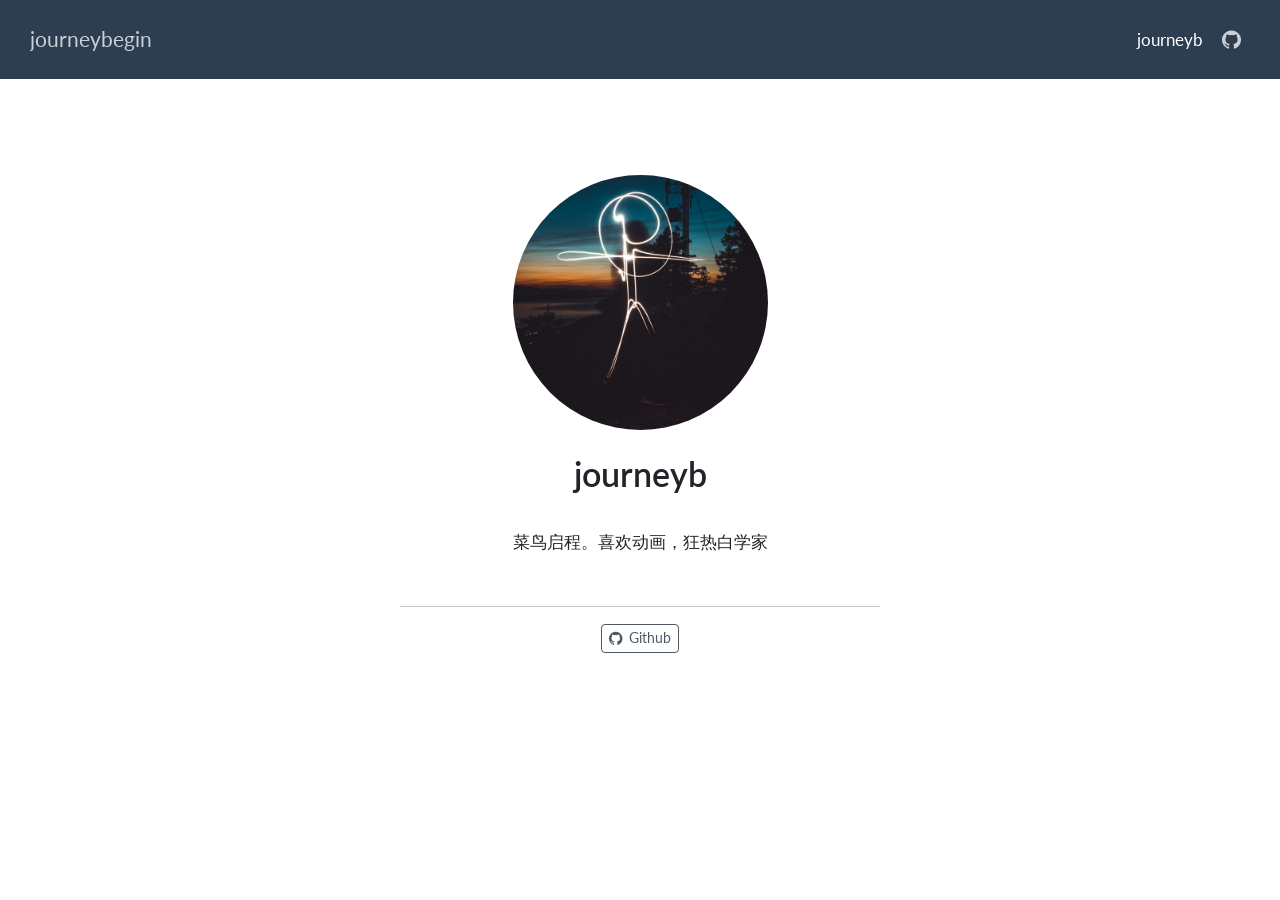
<file: about.html>
<!DOCTYPE html>
<html xmlns="http://www.w3.org/1999/xhtml" lang="en" xml:lang="en"><head>

<meta charset="utf-8">
<meta name="generator" content="quarto-1.10.19">

<meta name="viewport" content="width=device-width, initial-scale=1.0, user-scalable=yes">


<title>journeyb – journeybegin</title>
<style>
/* Default styles provided by pandoc.
** See https://pandoc.org/MANUAL.html#variables-for-html for config info.
*/
span.smallcaps{font-variant: small-caps;}
div.columns{display: flex; gap: 1.5em;}
div.column{flex: auto;}
@media screen {
div.columns{gap: min(4vw, 1.5em);}
div.column{overflow-x: auto;}
}
div.hanging-indent{margin-left: 1.5em; text-indent: -1.5em;}
ul.task-list{list-style: none;}
ul.task-list li input[type="checkbox"] {
  width: 0.8em;
  margin: 0 0.8em 0.2em -1em; /* quarto-specific, see https://github.com/quarto-dev/quarto-cli/issues/4556 */ 
  vertical-align: middle;
}
</style>


<script src="site_libs/quarto-nav/quarto-nav.js"></script>
<script src="site_libs/quarto-nav/headroom.min.js"></script>
<script src="site_libs/clipboard/clipboard.min.js"></script>
<script src="site_libs/quarto-search/autocomplete.umd.js"></script>
<script src="site_libs/quarto-search/fuse.min.js"></script>
<script src="site_libs/quarto-search/quarto-search.js"></script>
<meta name="quarto:offset" content="./">
<script src="site_libs/quarto-html/quarto.js" type="module"></script>
<script src="site_libs/quarto-html/tabsets/tabsets.js" type="module"></script>
<script src="site_libs/quarto-html/popper.min.js"></script>
<script src="site_libs/quarto-html/tippy.umd.min.js"></script>
<link href="site_libs/quarto-html/tippy.css" rel="stylesheet">
<link href="site_libs/quarto-html/quarto-syntax-highlighting-bf27225e3a48a9273f3daa8f8e829971.css" rel="stylesheet" id="quarto-text-highlighting-styles">
<script src="site_libs/bootstrap/bootstrap.min.js"></script>
<link href="site_libs/bootstrap/bootstrap-icons.css" rel="stylesheet">
<link href="site_libs/bootstrap/bootstrap-92404dd89b1444827012a9e3a58cda88.min.css" rel="stylesheet" append-hash="true" id="quarto-bootstrap" data-mode="light">
<script id="quarto-search-options" type="application/json">{
  "location": "navbar",
  "copy-button": false,
  "collapse-after": 3,
  "panel-placement": "end",
  "type": "overlay",
  "limit": 50,
  "keyboard-shortcut": [
    "f",
    "/",
    "s"
  ],
  "show-item-context": false,
  "language": {
    "search-no-results-text": "No results",
    "search-matching-documents-text": "matching documents",
    "search-copy-link-title": "Copy link to search",
    "search-hide-matches-text": "Hide additional matches",
    "search-more-match-text": "more match in this document",
    "search-more-matches-text": "more matches in this document",
    "search-clear-button-title": "Clear",
    "search-text-placeholder": "",
    "search-detached-cancel-button-title": "Cancel",
    "search-submit-button-title": "Submit",
    "search-label": "Search"
  }
}</script>


<link rel="stylesheet" href="styles.css">
</head>

<body class="nav-fixed fullcontent quarto-light">

<div id="quarto-search-results"></div>
  <header id="quarto-header" class="headroom fixed-top">
    <nav class="navbar navbar-expand-lg " data-bs-theme="dark">
      <div class="navbar-container container-fluid">
      <div class="navbar-brand-container mx-auto">
    <a class="navbar-brand" href="./index.html">
    <span class="navbar-title">journeybegin</span>
    </a>
  </div>
          <button class="navbar-toggler" type="button" data-bs-toggle="collapse" data-bs-target="#navbarCollapse" aria-controls="navbarCollapse" role="menu" aria-expanded="false" aria-label="Toggle navigation" onclick="if (window.quartoToggleHeadroom) { window.quartoToggleHeadroom(); }">
  <span class="navbar-toggler-icon"></span>
</button>
          <div class="collapse navbar-collapse" id="navbarCollapse">
            <ul class="navbar-nav navbar-nav-scroll ms-auto">
  <li class="nav-item">
    <a class="nav-link active" href="./about.html" aria-current="page"> 
<span class="menu-text">journeyb</span></a>
  </li>  
  <li class="nav-item compact">
    <a class="nav-link" href="https://github.com/journeybegin"> <i class="bi bi-github" role="img">
</i> 
<span class="menu-text"></span></a>
  </li>  
</ul>
          </div> <!-- /navcollapse -->
            <div class="quarto-navbar-tools">
</div>
      </div> <!-- /container-fluid -->
    </nav>
</header>
<!-- content -->
<div id="quarto-content" class="quarto-container page-columns page-rows-contents page-layout-article page-navbar">
<!-- sidebar -->
<!-- margin-sidebar -->
    
<!-- main -->
<div class="quarto-about-jolla">
  <img src="profile.jpg" class="about-image
  round " style="height: 15em; width: 15em;">
 <header id="title-block-header" class="quarto-title-block default">
<div class="quarto-title">
<h1 class="title">journeyb</h1>
</div>
<div class="quarto-title-meta">
  </div>
</header><main class="content" id="quarto-document-content">
<p>菜鸟启程。喜欢动画，狂热白学家</p>


</main> 
  <hr class="about-sep">
   <div class="about-links">
  <a href="https://github.com/journeybegin" class="about-link" rel="" target="">
    <i class="bi bi-github"></i>
     <span class="about-link-text">Github</span>
  </a>
</div>
</div>
 <!-- /main -->
<script id="quarto-html-after-body" type="application/javascript">
  window.document.addEventListener("DOMContentLoaded", function (event) {
    const isCodeAnnotation = (el) => {
      for (const clz of el.classList) {
        if (clz.startsWith('code-annotation-')) {                     
          return true;
        }
      }
      return false;
    }
    const onCopySuccess = function(e) {
      // button target
      const button = e.trigger;
      // don't keep focus
      button.blur();
      // flash "checked"
      button.classList.add('code-copy-button-checked');
      var currentTitle = button.getAttribute("title");
      button.setAttribute("title", "Copied!");
      let tooltip;
      if (window.bootstrap) {
        button.setAttribute("data-bs-toggle", "tooltip");
        button.setAttribute("data-bs-placement", "left");
        button.setAttribute("data-bs-title", "Copied!");
        tooltip = new bootstrap.Tooltip(button, 
          { trigger: "manual", 
            customClass: "code-copy-button-tooltip",
            offset: [0, -8]});
        tooltip.show();    
      }
      setTimeout(function() {
        if (tooltip) {
          tooltip.hide();
          button.removeAttribute("data-bs-title");
          button.removeAttribute("data-bs-toggle");
          button.removeAttribute("data-bs-placement");
        }
        button.setAttribute("title", currentTitle);
        button.classList.remove('code-copy-button-checked');
      }, 1000);
      // clear code selection
      e.clearSelection();
    }
    const getTextToCopy = function(trigger) {
      const outerScaffold = trigger.parentElement.cloneNode(true);
      const codeEl = outerScaffold.querySelector('code');
      for (const childEl of codeEl.children) {
        if (isCodeAnnotation(childEl)) {
          childEl.remove();
        }
      }
      return codeEl.innerText;
    }
    const clipboard = new window.ClipboardJS('.code-copy-button:not([data-in-quarto-modal])', {
      text: getTextToCopy
    });
    clipboard.on('success', onCopySuccess);
    if (window.document.getElementById('quarto-embedded-source-code-modal')) {
      const clipboardModal = new window.ClipboardJS('.code-copy-button[data-in-quarto-modal]', {
        text: getTextToCopy,
        container: window.document.getElementById('quarto-embedded-source-code-modal')
      });
      clipboardModal.on('success', onCopySuccess);
    }
      var localhostRegex = new RegExp(/^(?:http|https):\/\/localhost\:?[0-9]*\//);
      var mailtoRegex = new RegExp(/^mailto:/);
        var filterRegex = new RegExp("https:\/\/journeybegin\.github\.io");
      var isInternal = (href) => {
          return filterRegex.test(href) || localhostRegex.test(href) || mailtoRegex.test(href);
      }
      // Inspect non-navigation links and adorn them if external
     var links = window.document.querySelectorAll('a[href]:not(.nav-link):not(.navbar-brand):not(.toc-action):not(.sidebar-link):not(.sidebar-item-toggle):not(.pagination-link):not(.no-external):not([aria-hidden]):not(.dropdown-item):not(.quarto-navigation-tool):not(.about-link)');
      for (var i=0; i<links.length; i++) {
        const link = links[i];
        if (!isInternal(link.href)) {
          // undo the damage that might have been done by quarto-nav.js in the case of
          // links that we want to consider external
          if (link.dataset.originalHref !== undefined) {
            link.href = link.dataset.originalHref;
          }
        }
      }
    function tippyHover(el, contentFn, onTriggerFn, onUntriggerFn) {
      const config = {
        allowHTML: true,
        maxWidth: 500,
        delay: 100,
        arrow: false,
        appendTo: function(el) {
            return el.parentElement;
        },
        interactive: true,
        interactiveBorder: 10,
        theme: 'quarto',
        placement: 'bottom-start',
      };
      if (contentFn) {
        config.content = contentFn;
      }
      if (onTriggerFn) {
        config.onTrigger = onTriggerFn;
      }
      if (onUntriggerFn) {
        config.onUntrigger = onUntriggerFn;
      }
      window.tippy(el, config); 
    }
    const noterefs = window.document.querySelectorAll('a[role="doc-noteref"]');
    for (var i=0; i<noterefs.length; i++) {
      const ref = noterefs[i];
      tippyHover(ref, function() {
        // use id or data attribute instead here
        let href = ref.getAttribute('data-footnote-href') || ref.getAttribute('href');
        try { href = new URL(href).hash; } catch {}
        const id = href.replace(/^#\/?/, "");
        const note = window.document.getElementById(id);
        if (note) {
          return note.innerHTML;
        } else {
          return "";
        }
      });
    }
    const xrefs = window.document.querySelectorAll('a.quarto-xref');
    const processXRef = (id, note) => {
      // Strip column container classes
      const stripColumnClz = (el) => {
        el.classList.remove("page-full", "page-columns");
        if (el.children) {
          for (const child of el.children) {
            stripColumnClz(child);
          }
        }
      }
      stripColumnClz(note)
      if (id === null || id.startsWith('sec-')) {
        // Special case sections, only their first couple elements
        const container = document.createElement("div");
        if (note.children && note.children.length > 2) {
          container.appendChild(note.children[0].cloneNode(true));
          for (let i = 1; i < note.children.length; i++) {
            const child = note.children[i];
            if (child.tagName === "P" && child.innerText === "") {
              continue;
            } else {
              container.appendChild(child.cloneNode(true));
              break;
            }
          }
          if (window.Quarto?.typesetMath) {
            window.Quarto.typesetMath(container);
          }
          return container.innerHTML
        } else {
          if (window.Quarto?.typesetMath) {
            window.Quarto.typesetMath(note);
          }
          return note.innerHTML;
        }
      } else {
        // Remove any anchor links if they are present
        const anchorLink = note.querySelector('a.anchorjs-link');
        if (anchorLink) {
          anchorLink.remove();
        }
        if (window.Quarto?.typesetMath) {
          window.Quarto.typesetMath(note);
        }
        if (note.classList.contains("callout")) {
          return note.outerHTML;
        } else {
          return note.innerHTML;
        }
      }
    }
    for (var i=0; i<xrefs.length; i++) {
      const xref = xrefs[i];
      tippyHover(xref, undefined, function(instance) {
        instance.disable();
        let url = xref.getAttribute('href');
        let hash = undefined; 
        if (url.startsWith('#')) {
          hash = url;
        } else {
          try { hash = new URL(url).hash; } catch {}
        }
        if (hash) {
          const id = hash.replace(/^#\/?/, "");
          const note = window.document.getElementById(id);
          if (note !== null) {
            try {
              const html = processXRef(id, note.cloneNode(true));
              instance.setContent(html);
            } finally {
              instance.enable();
              instance.show();
            }
          } else {
            // See if we can fetch this
            fetch(url.split('#')[0])
            .then(res => res.text())
            .then(html => {
              const parser = new DOMParser();
              const htmlDoc = parser.parseFromString(html, "text/html");
              const note = htmlDoc.getElementById(id);
              if (note !== null) {
                const html = processXRef(id, note);
                instance.setContent(html);
              } 
            }).finally(() => {
              instance.enable();
              instance.show();
            });
          }
        } else {
          // See if we can fetch a full url (with no hash to target)
          // This is a special case and we should probably do some content thinning / targeting
          fetch(url)
          .then(res => res.text())
          .then(html => {
            const parser = new DOMParser();
            const htmlDoc = parser.parseFromString(html, "text/html");
            const note = htmlDoc.querySelector('main.content');
            if (note !== null) {
              // This should only happen for chapter cross references
              // (since there is no id in the URL)
              // remove the first header
              if (note.children.length > 0 && note.children[0].tagName === "HEADER") {
                note.children[0].remove();
              }
              const html = processXRef(null, note);
              instance.setContent(html);
            } 
          }).finally(() => {
            instance.enable();
            instance.show();
          });
        }
      }, function(instance) {
      });
    }
        let selectedAnnoteEl;
        const selectorForAnnotation = ( cell, annotation) => {
          let cellAttr = 'data-code-cell="' + cell + '"';
          let lineAttr = 'data-code-annotation="' +  annotation + '"';
          const selector = 'span[' + cellAttr + '][' + lineAttr + ']';
          return selector;
        }
        const selectCodeLines = (annoteEl) => {
          const doc = window.document;
          const targetCell = annoteEl.getAttribute("data-target-cell");
          const targetAnnotation = annoteEl.getAttribute("data-target-annotation");
          const annoteSpan = window.document.querySelector(selectorForAnnotation(targetCell, targetAnnotation));
          const lines = annoteSpan.getAttribute("data-code-lines").split(",");
          const lineIds = lines.map((line) => {
            return targetCell + "-" + line;
          })
          let top = null;
          let height = null;
          let parent = null;
          if (lineIds.length > 0) {
              //compute the position of the single el (top and bottom and make a div)
              const el = window.document.getElementById(lineIds[0]);
              top = el.offsetTop;
              height = el.offsetHeight;
              parent = el.parentElement.parentElement;
            if (lineIds.length > 1) {
              const lastEl = window.document.getElementById(lineIds[lineIds.length - 1]);
              const bottom = lastEl.offsetTop + lastEl.offsetHeight;
              height = bottom - top;
            }
            if (top !== null && height !== null && parent !== null) {
              // cook up a div (if necessary) and position it 
              let div = window.document.getElementById("code-annotation-line-highlight");
              if (div === null) {
                div = window.document.createElement("div");
                div.setAttribute("id", "code-annotation-line-highlight");
                div.style.position = 'absolute';
                parent.appendChild(div);
              }
              div.style.top = top - 2 + "px";
              div.style.height = height + 4 + "px";
              div.style.left = 0;
              let gutterDiv = window.document.getElementById("code-annotation-line-highlight-gutter");
              if (gutterDiv === null) {
                gutterDiv = window.document.createElement("div");
                gutterDiv.setAttribute("id", "code-annotation-line-highlight-gutter");
                gutterDiv.style.position = 'absolute';
                const codeCell = window.document.getElementById(targetCell);
                const gutter = codeCell.querySelector('.code-annotation-gutter');
                gutter.appendChild(gutterDiv);
              }
              gutterDiv.style.top = top - 2 + "px";
              gutterDiv.style.height = height + 4 + "px";
            }
            selectedAnnoteEl = annoteEl;
          }
        };
        const unselectCodeLines = () => {
          const elementsIds = ["code-annotation-line-highlight", "code-annotation-line-highlight-gutter"];
          elementsIds.forEach((elId) => {
            const div = window.document.getElementById(elId);
            if (div) {
              div.remove();
            }
          });
          selectedAnnoteEl = undefined;
        };
          // Handle positioning of the toggle
      window.addEventListener(
        "resize",
        throttle(() => {
          elRect = undefined;
          if (selectedAnnoteEl) {
            selectCodeLines(selectedAnnoteEl);
          }
        }, 10)
      );
      function throttle(fn, ms) {
      let throttle = false;
      let timer;
        return (...args) => {
          if(!throttle) { // first call gets through
              fn.apply(this, args);
              throttle = true;
          } else { // all the others get throttled
              if(timer) clearTimeout(timer); // cancel #2
              timer = setTimeout(() => {
                fn.apply(this, args);
                timer = throttle = false;
              }, ms);
          }
        };
      }
        // Attach click handler to the DT
        const annoteDls = window.document.querySelectorAll('dt[data-target-cell]');
        for (const annoteDlNode of annoteDls) {
          annoteDlNode.addEventListener('click', (event) => {
            const clickedEl = event.target;
            if (clickedEl !== selectedAnnoteEl) {
              unselectCodeLines();
              const activeEl = window.document.querySelector('dt[data-target-cell].code-annotation-active');
              if (activeEl) {
                activeEl.classList.remove('code-annotation-active');
              }
              selectCodeLines(clickedEl);
              clickedEl.classList.add('code-annotation-active');
            } else {
              // Unselect the line
              unselectCodeLines();
              clickedEl.classList.remove('code-annotation-active');
            }
          });
        }
    const findCites = (el) => {
      const parentEl = el.parentElement;
      if (parentEl) {
        const cites = parentEl.dataset.cites;
        if (cites) {
          return {
            el,
            cites: cites.split(' ')
          };
        } else {
          return findCites(el.parentElement)
        }
      } else {
        return undefined;
      }
    };
    var bibliorefs = window.document.querySelectorAll('a[role="doc-biblioref"]');
    for (var i=0; i<bibliorefs.length; i++) {
      const ref = bibliorefs[i];
      const citeInfo = findCites(ref);
      if (citeInfo) {
        tippyHover(citeInfo.el, function() {
          var popup = window.document.createElement('div');
          citeInfo.cites.forEach(function(cite) {
            var citeDiv = window.document.createElement('div');
            citeDiv.classList.add('hanging-indent');
            citeDiv.classList.add('csl-entry');
            var biblioDiv = window.document.getElementById('ref-' + cite);
            if (biblioDiv) {
              citeDiv.innerHTML = biblioDiv.innerHTML;
            }
            popup.appendChild(citeDiv);
          });
          return popup.innerHTML;
        });
      }
    }
  });
  </script>
</div> <!-- /content -->




</body></html>
</file>
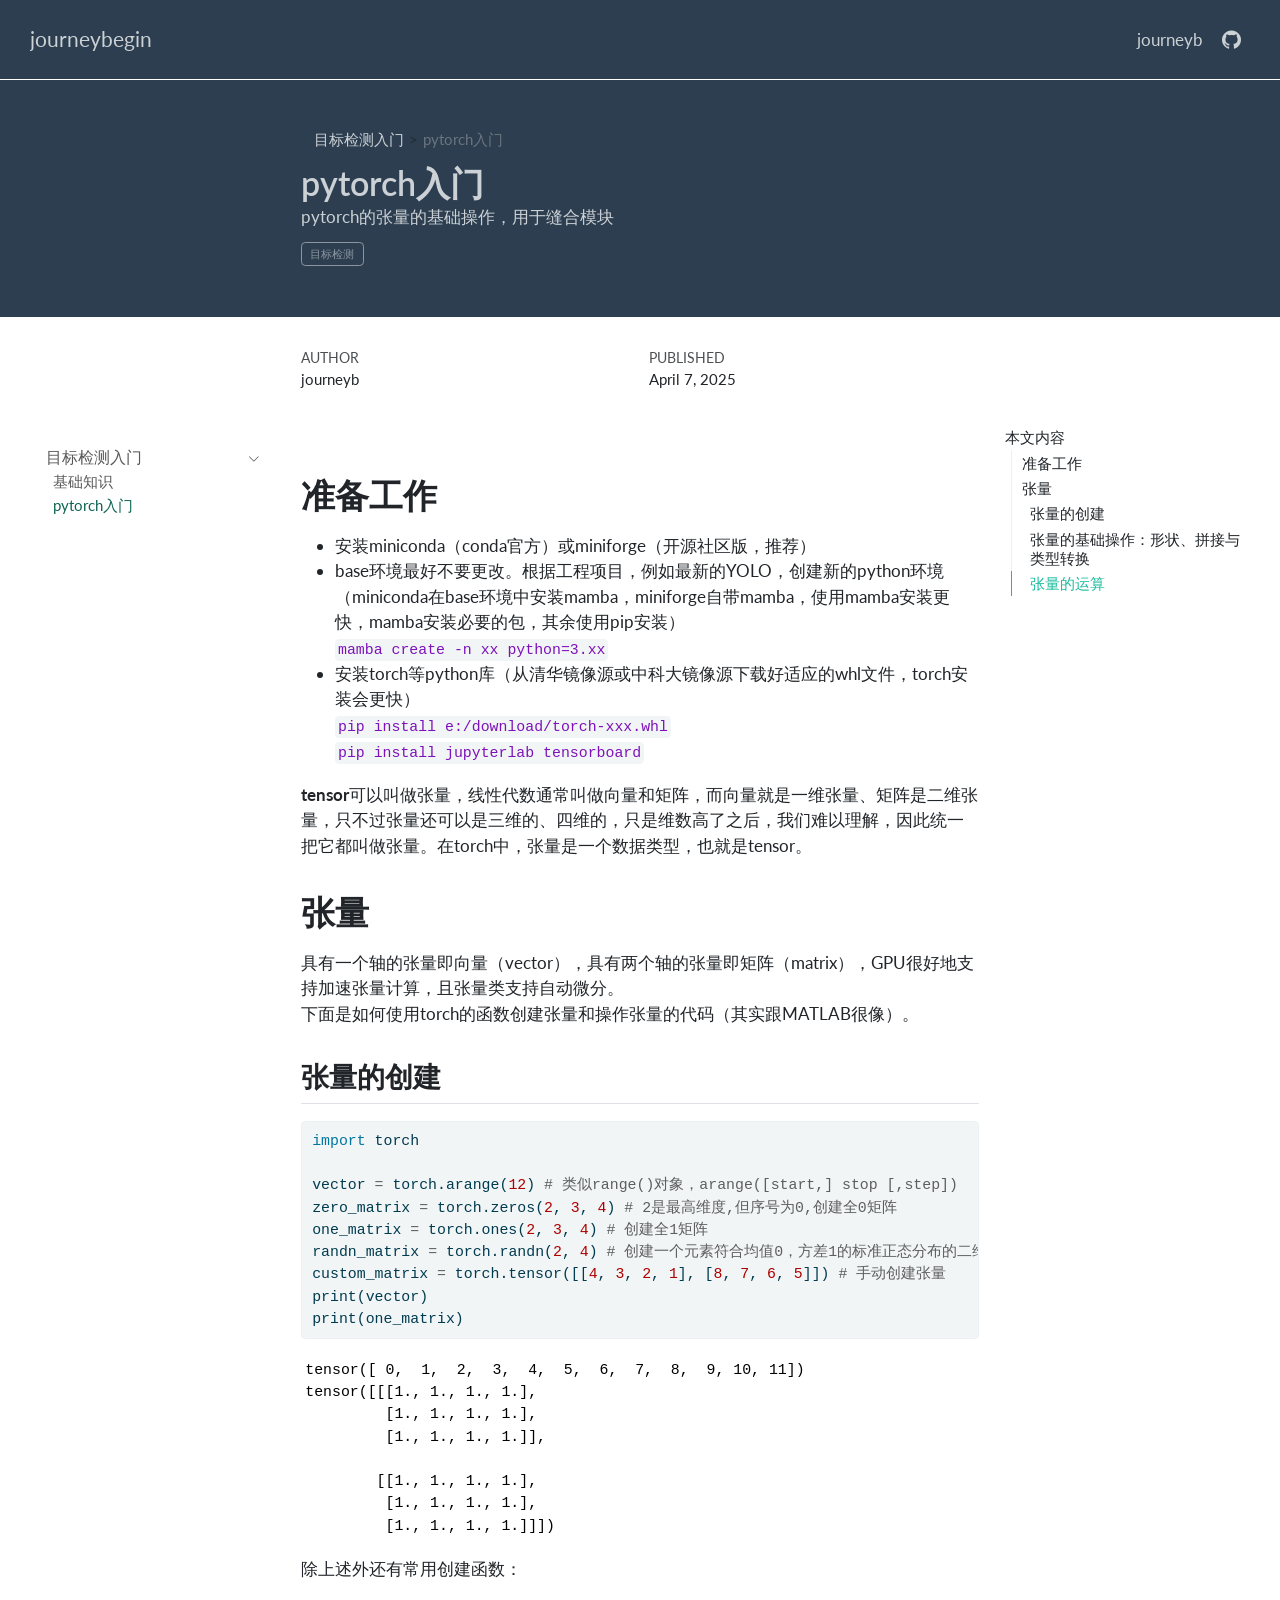
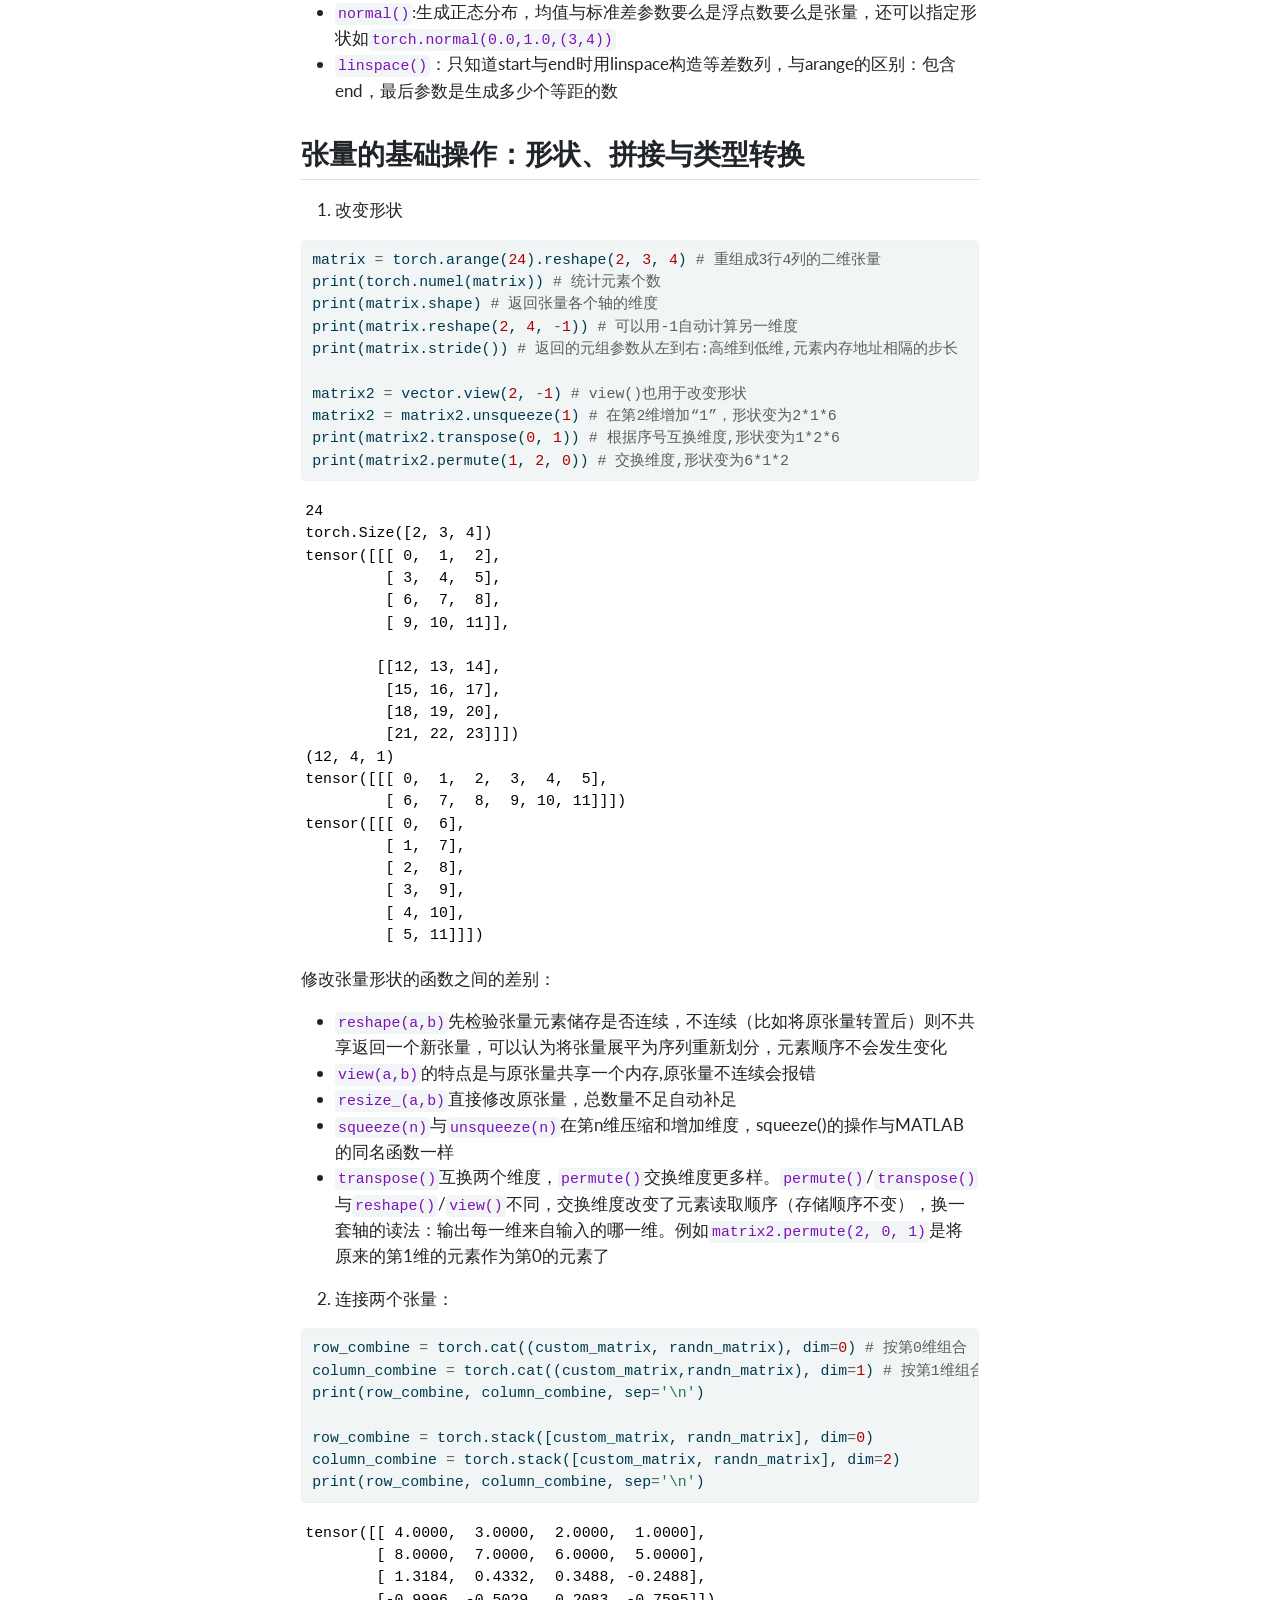
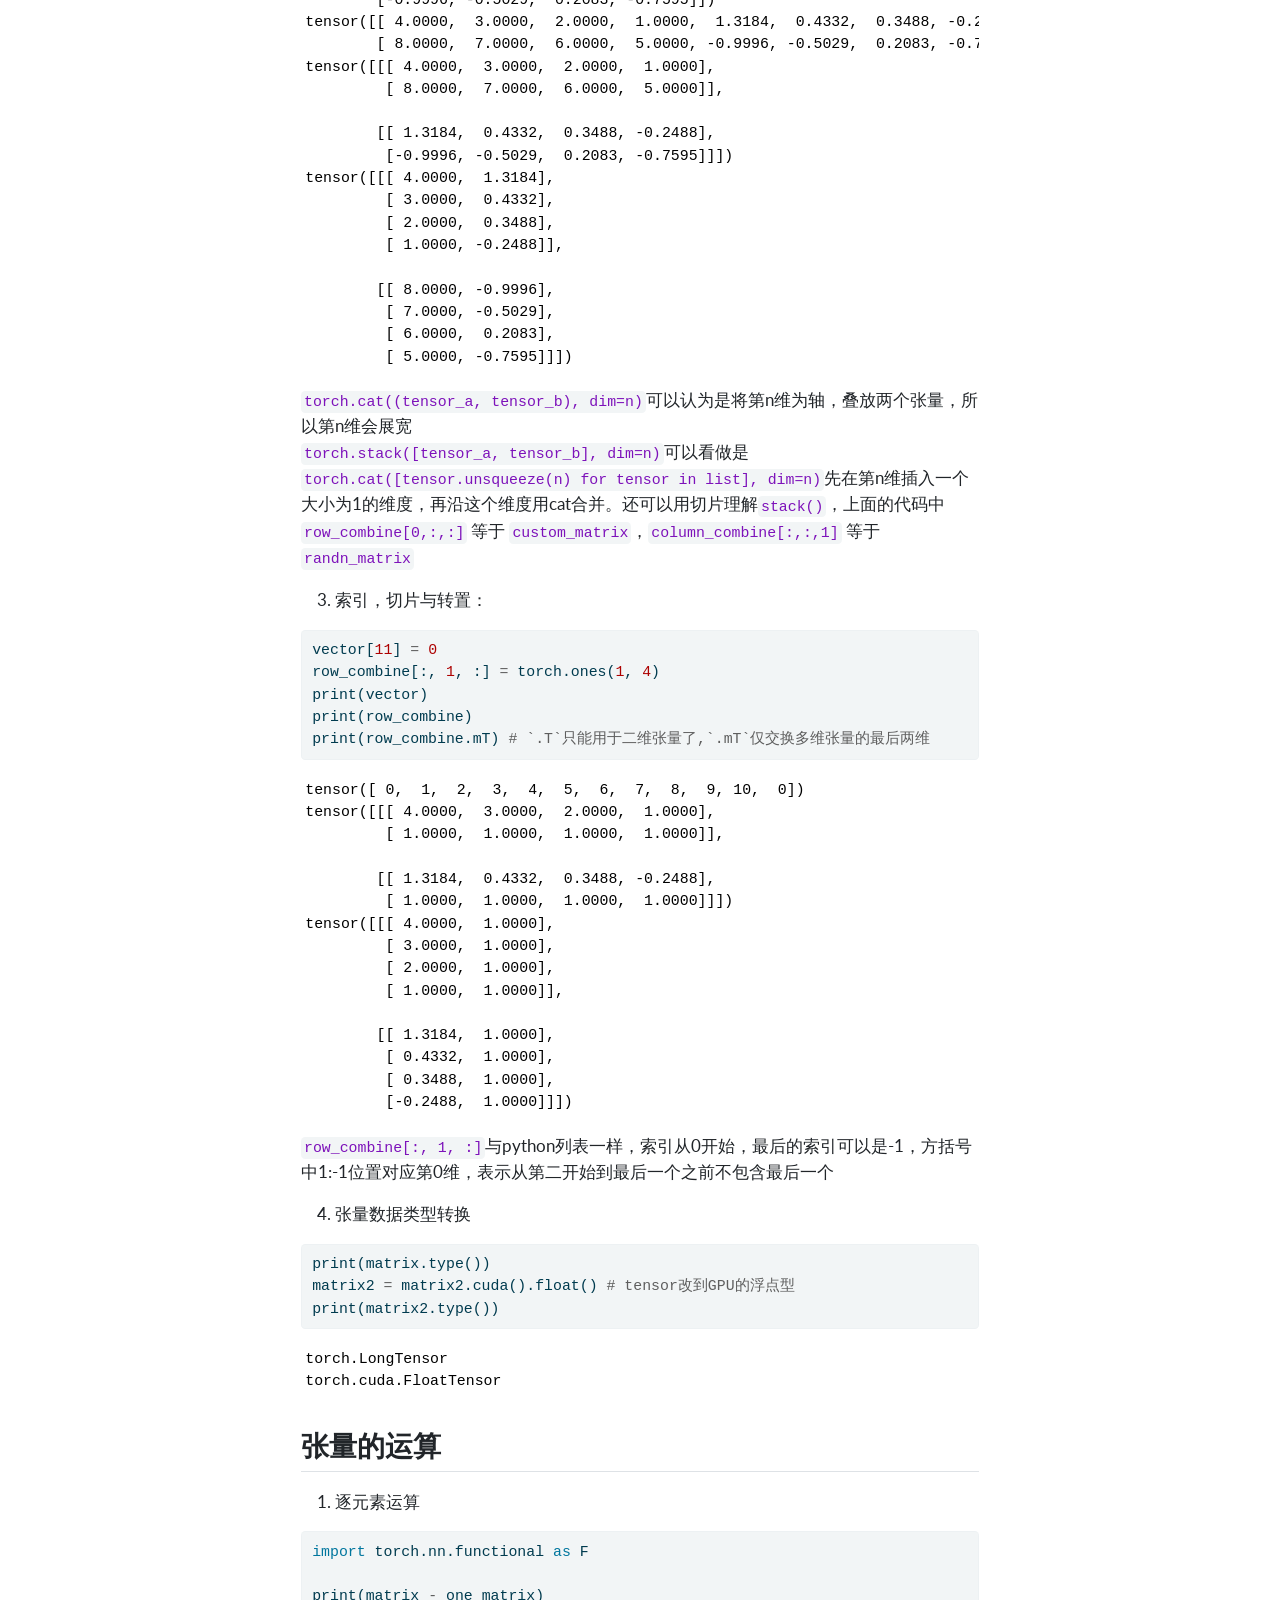
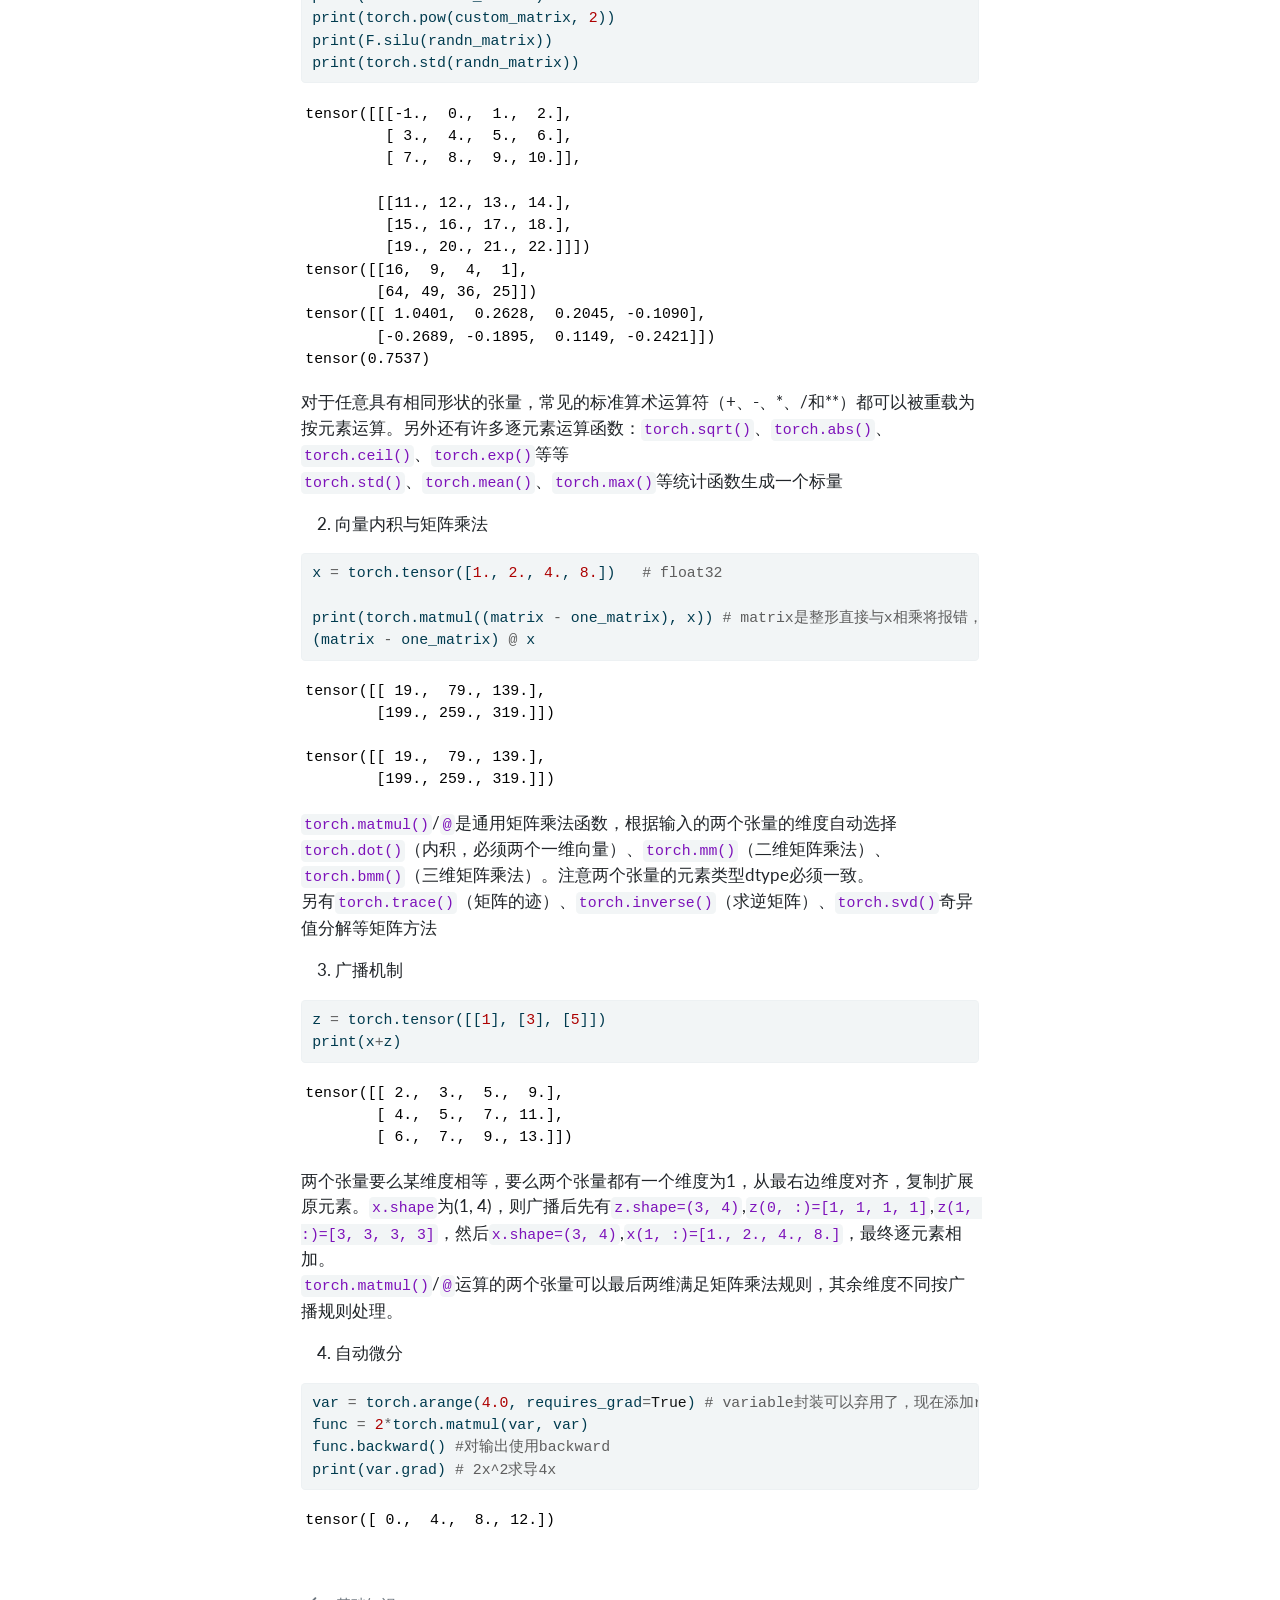
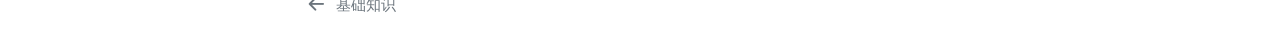
<file: posts/detection/02-tensor.html>
<!DOCTYPE html>
<html xmlns="http://www.w3.org/1999/xhtml" lang="en" xml:lang="en"><head>

<meta charset="utf-8">
<meta name="generator" content="quarto-1.10.19">

<meta name="viewport" content="width=device-width, initial-scale=1.0, user-scalable=yes">

<meta name="author" content="journeyb">
<meta name="dcterms.date" content="2025-04-07">
<meta name="description" content="pytorch的张量的基础操作，用于缝合模块">

<title>pytorch入门 – journeybegin</title>
<style>
/* Default styles provided by pandoc.
** See https://pandoc.org/MANUAL.html#variables-for-html for config info.
*/
span.smallcaps{font-variant: small-caps;}
div.columns{display: flex; gap: 1.5em;}
div.column{flex: auto;}
@media screen {
div.columns{gap: min(4vw, 1.5em);}
div.column{overflow-x: auto;}
}
div.hanging-indent{margin-left: 1.5em; text-indent: -1.5em;}
ul.task-list{list-style: none;}
ul.task-list li input[type="checkbox"] {
  width: 0.8em;
  margin: 0 0.8em 0.2em -1em; /* quarto-specific, see https://github.com/quarto-dev/quarto-cli/issues/4556 */ 
  vertical-align: middle;
}
/* CSS for syntax highlighting */
html { -webkit-text-size-adjust: 100%; }
pre > code.sourceCode { white-space: pre; position: relative; }
pre > code.sourceCode > span { display: inline-block; line-height: 1.25; }
pre > code.sourceCode > span:empty { height: 1.2em; }
.sourceCode { overflow: visible; }
code.sourceCode > span { color: inherit; text-decoration: inherit; }
div.sourceCode { margin: 1em 0; }
pre.sourceCode { margin: 0; }
@media screen {
div.sourceCode { overflow: auto; }
}
@media print {
pre > code.sourceCode { white-space: pre-wrap; }
pre > code.sourceCode > span { text-indent: -5em; padding-left: 5em; }
}
pre.numberSource code
  { counter-reset: source-line 0; }
pre.numberSource code > span
  { position: relative; left: -4em; counter-increment: source-line; }
pre.numberSource code > span > a:first-child::before
  { content: counter(source-line);
    position: relative; left: -1em; text-align: right; vertical-align: baseline;
    border: none; display: inline-block;
    -webkit-touch-callout: none; -webkit-user-select: none;
    -khtml-user-select: none; -moz-user-select: none;
    -ms-user-select: none; user-select: none;
    padding: 0 4px; width: 4em;
  }
pre.numberSource { margin-left: 3em;  padding-left: 4px; }
div.sourceCode
  {   }
@media screen {
pre > code.sourceCode > span > a:first-child::before { text-decoration: underline; }
}
</style>


<script src="../../site_libs/quarto-nav/quarto-nav.js"></script>
<script src="../../site_libs/quarto-nav/headroom.min.js"></script>
<script src="../../site_libs/clipboard/clipboard.min.js"></script>
<script src="../../site_libs/quarto-search/autocomplete.umd.js"></script>
<script src="../../site_libs/quarto-search/fuse.min.js"></script>
<script src="../../site_libs/quarto-search/quarto-search.js"></script>
<meta name="quarto:offset" content="../../">
<link href="../../posts/detection/01-intro.html" rel="prev">
<script src="../../site_libs/quarto-html/quarto.js" type="module"></script>
<script src="../../site_libs/quarto-html/tabsets/tabsets.js" type="module"></script>
<script src="../../site_libs/quarto-html/popper.min.js"></script>
<script src="../../site_libs/quarto-html/tippy.umd.min.js"></script>
<script src="../../site_libs/quarto-html/anchor.min.js"></script>
<link href="../../site_libs/quarto-html/tippy.css" rel="stylesheet">
<link href="../../site_libs/quarto-html/quarto-syntax-highlighting-bf27225e3a48a9273f3daa8f8e829971.css" rel="stylesheet" id="quarto-text-highlighting-styles">
<script src="../../site_libs/bootstrap/bootstrap.min.js"></script>
<link href="../../site_libs/bootstrap/bootstrap-icons.css" rel="stylesheet">
<link href="../../site_libs/bootstrap/bootstrap-92404dd89b1444827012a9e3a58cda88.min.css" rel="stylesheet" append-hash="true" id="quarto-bootstrap" data-mode="light">
<script id="quarto-search-options" type="application/json">{
  "location": "navbar",
  "copy-button": false,
  "collapse-after": 3,
  "panel-placement": "end",
  "type": "overlay",
  "limit": 50,
  "keyboard-shortcut": [
    "f",
    "/",
    "s"
  ],
  "show-item-context": false,
  "language": {
    "search-no-results-text": "No results",
    "search-matching-documents-text": "matching documents",
    "search-copy-link-title": "Copy link to search",
    "search-hide-matches-text": "Hide additional matches",
    "search-more-match-text": "more match in this document",
    "search-more-matches-text": "more matches in this document",
    "search-clear-button-title": "Clear",
    "search-text-placeholder": "",
    "search-detached-cancel-button-title": "Cancel",
    "search-submit-button-title": "Submit",
    "search-label": "Search"
  }
}</script>


<link rel="stylesheet" href="../../styles.css">
</head>

<body class="nav-sidebar floating nav-fixed quarto-light">

<div id="quarto-search-results"></div>
  <header id="quarto-header" class="headroom fixed-top quarto-banner">
    <nav class="navbar navbar-expand-lg " data-bs-theme="dark">
      <div class="navbar-container container-fluid">
      <div class="navbar-brand-container mx-auto">
    <a class="navbar-brand" href="../../index.html">
    <span class="navbar-title">journeybegin</span>
    </a>
  </div>
          <button class="navbar-toggler" type="button" data-bs-toggle="collapse" data-bs-target="#navbarCollapse" aria-controls="navbarCollapse" role="menu" aria-expanded="false" aria-label="Toggle navigation" onclick="if (window.quartoToggleHeadroom) { window.quartoToggleHeadroom(); }">
  <span class="navbar-toggler-icon"></span>
</button>
          <div class="collapse navbar-collapse" id="navbarCollapse">
            <ul class="navbar-nav navbar-nav-scroll ms-auto">
  <li class="nav-item">
    <a class="nav-link" href="../../about.html"> 
<span class="menu-text">journeyb</span></a>
  </li>  
  <li class="nav-item compact">
    <a class="nav-link" href="https://github.com/journeybegin"> <i class="bi bi-github" role="img">
</i> 
<span class="menu-text"></span></a>
  </li>  
</ul>
          </div> <!-- /navcollapse -->
            <div class="quarto-navbar-tools">
</div>
      </div> <!-- /container-fluid -->
    </nav>
  <nav class="quarto-secondary-nav">
    <div class="container-fluid d-flex">
      <button type="button" class="quarto-btn-toggle btn" data-bs-toggle="collapse" role="button" data-bs-target=".quarto-sidebar-collapse-item" aria-controls="quarto-sidebar" aria-expanded="false" aria-label="Toggle sidebar navigation" onclick="if (window.quartoToggleHeadroom) { window.quartoToggleHeadroom(); }">
        <i class="bi bi-layout-text-sidebar-reverse"></i>
      </button>
        <nav class="quarto-page-breadcrumbs" aria-label="breadcrumb"><ol class="breadcrumb"><li class="breadcrumb-item"><a href="../../posts/detection/01-intro.html">目标检测入门</a></li><li class="breadcrumb-item"><a href="../../posts/detection/02-tensor.html">pytorch入门</a></li></ol></nav>
        <a class="flex-grow-1" role="navigation" data-bs-toggle="collapse" data-bs-target=".quarto-sidebar-collapse-item" aria-controls="quarto-sidebar" aria-expanded="false" aria-label="Toggle sidebar navigation" onclick="if (window.quartoToggleHeadroom) { window.quartoToggleHeadroom(); }">      
        </a>
    </div>
  </nav>
</header>
<!-- content -->
<header id="title-block-header" class="quarto-title-block default page-columns page-full">
  <div class="quarto-title-banner page-columns page-full">
    <div class="quarto-title column-body"><nav class="quarto-page-breadcrumbs quarto-title-breadcrumbs d-none d-lg-block" aria-label="breadcrumb"><ol class="breadcrumb"><li class="breadcrumb-item"><a href="../../posts/detection/01-intro.html">目标检测入门</a></li><li class="breadcrumb-item"><a href="../../posts/detection/02-tensor.html">pytorch入门</a></li></ol></nav>
      <h1 class="title">pytorch入门</h1>
                  <div>
        <div class="description">
          pytorch的张量的基础操作，用于缝合模块
        </div>
      </div>
                          <div class="quarto-categories">
                <div class="quarto-category">目标检测</div>
              </div>
                  </div>
  </div>
    
  
  <div class="quarto-title-meta">

      <div>
      <div class="quarto-title-meta-heading">Author</div>
      <div class="quarto-title-meta-contents">
               <p>journeyb </p>
            </div>
    </div>
      
      <div>
      <div class="quarto-title-meta-heading">Published</div>
      <div class="quarto-title-meta-contents">
        <p class="date">April 7, 2025</p>
      </div>
    </div>
    
      
    </div>
    
  
  </header><div id="quarto-content" class="quarto-container page-columns page-rows-contents page-layout-article page-navbar">
<!-- sidebar -->
  <nav id="quarto-sidebar" class="sidebar collapse collapse-horizontal quarto-sidebar-collapse-item sidebar-navigation floating overflow-auto">
    <div class="sidebar-menu-container"> 
    <ul class="list-unstyled mt-1">
        <li class="sidebar-item sidebar-item-section">
      <div class="sidebar-item-container"> 
            <a class="sidebar-item-text sidebar-link text-start" data-bs-toggle="collapse" data-bs-target="#quarto-sidebar-section-1" role="navigation" aria-expanded="true">
 <span class="menu-text">目标检测入门</span></a>
          <a class="sidebar-item-toggle text-start" data-bs-toggle="collapse" data-bs-target="#quarto-sidebar-section-1" role="navigation" aria-expanded="true" aria-label="Toggle section">
            <i class="bi bi-chevron-right ms-2"></i>
          </a> 
      </div>
      <ul id="quarto-sidebar-section-1" class="collapse list-unstyled sidebar-section depth1 show">  
          <li class="sidebar-item">
  <div class="sidebar-item-container"> 
  <a href="../../posts/detection/01-intro.html" class="sidebar-item-text sidebar-link">
 <span class="menu-text">基础知识</span></a>
  </div>
</li>
          <li class="sidebar-item">
  <div class="sidebar-item-container"> 
  <a href="../../posts/detection/02-tensor.html" class="sidebar-item-text sidebar-link active">
 <span class="menu-text">pytorch入门</span></a>
  </div>
</li>
      </ul>
  </li>
    </ul>
    </div>
</nav>
<div id="quarto-sidebar-glass" class="quarto-sidebar-collapse-item" data-bs-toggle="collapse" data-bs-target=".quarto-sidebar-collapse-item"></div>
<!-- margin-sidebar -->
    <div id="quarto-margin-sidebar" class="sidebar margin-sidebar">
        <nav id="TOC" role="doc-toc" class="toc-active" data-toc-expanded="99">
    <h2 id="toc-title">本文内容</h2>
   
  <ul>
  <li><a href="#准备工作" id="toc-准备工作" class="nav-link active" data-scroll-target="#准备工作">准备工作</a></li>
  <li><a href="#张量" id="toc-张量" class="nav-link" data-scroll-target="#张量">张量</a>
  <ul class="collapse">
  <li><a href="#张量的创建" id="toc-张量的创建" class="nav-link" data-scroll-target="#张量的创建">张量的创建</a></li>
  <li><a href="#张量的基础操作形状拼接与类型转换" id="toc-张量的基础操作形状拼接与类型转换" class="nav-link" data-scroll-target="#张量的基础操作形状拼接与类型转换">张量的基础操作：形状、拼接与类型转换</a></li>
  <li><a href="#张量的运算" id="toc-张量的运算" class="nav-link" data-scroll-target="#张量的运算">张量的运算</a></li>
  </ul></li>
  </ul>
</nav>
    </div>
<!-- main -->
<main class="content quarto-banner-title-block" id="quarto-document-content">





<!-- 
创建环境miniconda or miniconda(使用miniconda推荐再安装一下mamba创建环境会更快)
mamba创建环境后安装了uv,先设立uv缓存路径`setx UV_CACHE_DIR "D:\uvcache"`重新打开prompt
尝试使用`uv pip install --python "%CONDA_PREFIX%\python.exe" --index-url xxx torch.wheel`命令安装包
当然完全可以就使用pip
-->
<section id="准备工作" class="level1">
<h1>准备工作</h1>
<ul>
<li>安装miniconda（conda官方）或miniforge（开源社区版，推荐）<br></li>
<li>base环境最好不要更改。根据工程项目，例如最新的YOLO，创建新的python环境（miniconda在base环境中安装mamba，miniforge自带mamba，使用mamba安装更快，mamba安装必要的包，其余使用pip安装）<br> <code>mamba create -n xx python=3.xx</code><br></li>
<li>安装torch等python库（从清华镜像源或中科大镜像源下载好适应的whl文件，torch安装会更快）<br> <code>pip install e:/download/torch-xxx.whl</code><br> <code>pip install jupyterlab tensorboard</code></li>
</ul>
<p><strong>tensor</strong>可以叫做张量，线性代数通常叫做向量和矩阵，而向量就是一维张量、矩阵是二维张量，只不过张量还可以是三维的、四维的，只是维数高了之后，我们难以理解，因此统一把它都叫做张量。在torch中，张量是一个数据类型，也就是tensor。</p>
</section>
<section id="张量" class="level1">
<h1>张量</h1>
<p>具有一个轴的张量即向量（vector），具有两个轴的张量即矩阵（matrix），GPU很好地支持加速张量计算，且张量类支持自动微分。<br> 下面是如何使用torch的函数创建张量和操作张量的代码（其实跟MATLAB很像）。</p>
<section id="张量的创建" class="level2">
<h2 class="anchored" data-anchor-id="张量的创建">张量的创建</h2>
<div id="4106bce4" class="cell" data-execution_count="1">
<div class="code-copy-outer-scaffold"><div class="sourceCode cell-code" id="cb1"><pre class="sourceCode python code-with-copy"><code class="sourceCode python"><span id="cb1-1"><a href="#cb1-1" aria-hidden="true" tabindex="-1"></a><span class="im">import</span> torch</span>
<span id="cb1-2"><a href="#cb1-2" aria-hidden="true" tabindex="-1"></a></span>
<span id="cb1-3"><a href="#cb1-3" aria-hidden="true" tabindex="-1"></a>vector <span class="op">=</span> torch.arange(<span class="dv">12</span>) <span class="co"># 类似range()对象，arange([start,] stop [,step])</span></span>
<span id="cb1-4"><a href="#cb1-4" aria-hidden="true" tabindex="-1"></a>zero_matrix <span class="op">=</span> torch.zeros(<span class="dv">2</span>, <span class="dv">3</span>, <span class="dv">4</span>) <span class="co"># 2是最高维度,但序号为0,创建全0矩阵</span></span>
<span id="cb1-5"><a href="#cb1-5" aria-hidden="true" tabindex="-1"></a>one_matrix <span class="op">=</span> torch.ones(<span class="dv">2</span>, <span class="dv">3</span>, <span class="dv">4</span>) <span class="co"># 创建全1矩阵</span></span>
<span id="cb1-6"><a href="#cb1-6" aria-hidden="true" tabindex="-1"></a>randn_matrix <span class="op">=</span> torch.randn(<span class="dv">2</span>, <span class="dv">4</span>) <span class="co"># 创建一个元素符合均值0，方差1的标准正态分布的二维张量</span></span>
<span id="cb1-7"><a href="#cb1-7" aria-hidden="true" tabindex="-1"></a>custom_matrix <span class="op">=</span> torch.tensor([[<span class="dv">4</span>, <span class="dv">3</span>, <span class="dv">2</span>, <span class="dv">1</span>], [<span class="dv">8</span>, <span class="dv">7</span>, <span class="dv">6</span>, <span class="dv">5</span>]]) <span class="co"># 手动创建张量</span></span>
<span id="cb1-8"><a href="#cb1-8" aria-hidden="true" tabindex="-1"></a><span class="bu">print</span>(vector)</span>
<span id="cb1-9"><a href="#cb1-9" aria-hidden="true" tabindex="-1"></a><span class="bu">print</span>(one_matrix)</span></code></pre></div><button title="Copy to Clipboard" class="code-copy-button"><i class="bi"></i></button></div>
<div class="cell-output cell-output-stdout">
<pre><code>tensor([ 0,  1,  2,  3,  4,  5,  6,  7,  8,  9, 10, 11])
tensor([[[1., 1., 1., 1.],
         [1., 1., 1., 1.],
         [1., 1., 1., 1.]],

        [[1., 1., 1., 1.],
         [1., 1., 1., 1.],
         [1., 1., 1., 1.]]])</code></pre>
</div>
</div>
<p>除上述外还有常用创建函数：<br></p>
<ul>
<li><code>normal()</code>:生成正态分布，均值与标准差参数要么是浮点数要么是张量，还可以指定形状如<code>torch.normal(0.0,1.0,(3,4))</code><br></li>
<li><code>linspace()</code>：只知道start与end时用linspace构造等差数列，与arange的区别：包含end，最后参数是生成多少个等距的数</li>
</ul>
</section>
<section id="张量的基础操作形状拼接与类型转换" class="level2">
<h2 class="anchored" data-anchor-id="张量的基础操作形状拼接与类型转换">张量的基础操作：形状、拼接与类型转换</h2>
<ol type="1">
<li>改变形状</li>
</ol>
<div id="8a5f81f0" class="cell" data-execution_count="2">
<div class="code-copy-outer-scaffold"><div class="sourceCode cell-code" id="cb3"><pre class="sourceCode python code-with-copy"><code class="sourceCode python"><span id="cb3-1"><a href="#cb3-1" aria-hidden="true" tabindex="-1"></a>matrix <span class="op">=</span> torch.arange(<span class="dv">24</span>).reshape(<span class="dv">2</span>, <span class="dv">3</span>, <span class="dv">4</span>) <span class="co"># 重组成3行4列的二维张量</span></span>
<span id="cb3-2"><a href="#cb3-2" aria-hidden="true" tabindex="-1"></a><span class="bu">print</span>(torch.numel(matrix)) <span class="co"># 统计元素个数</span></span>
<span id="cb3-3"><a href="#cb3-3" aria-hidden="true" tabindex="-1"></a><span class="bu">print</span>(matrix.shape) <span class="co"># 返回张量各个轴的维度</span></span>
<span id="cb3-4"><a href="#cb3-4" aria-hidden="true" tabindex="-1"></a><span class="bu">print</span>(matrix.reshape(<span class="dv">2</span>, <span class="dv">4</span>, <span class="op">-</span><span class="dv">1</span>)) <span class="co"># 可以用-1自动计算另一维度</span></span>
<span id="cb3-5"><a href="#cb3-5" aria-hidden="true" tabindex="-1"></a><span class="bu">print</span>(matrix.stride()) <span class="co"># 返回的元组参数从左到右:高维到低维,元素内存地址相隔的步长</span></span>
<span id="cb3-6"><a href="#cb3-6" aria-hidden="true" tabindex="-1"></a></span>
<span id="cb3-7"><a href="#cb3-7" aria-hidden="true" tabindex="-1"></a>matrix2 <span class="op">=</span> vector.view(<span class="dv">2</span>, <span class="op">-</span><span class="dv">1</span>) <span class="co"># view()也用于改变形状</span></span>
<span id="cb3-8"><a href="#cb3-8" aria-hidden="true" tabindex="-1"></a>matrix2 <span class="op">=</span> matrix2.unsqueeze(<span class="dv">1</span>) <span class="co"># 在第2维增加“1”，形状变为2*1*6</span></span>
<span id="cb3-9"><a href="#cb3-9" aria-hidden="true" tabindex="-1"></a><span class="bu">print</span>(matrix2.transpose(<span class="dv">0</span>, <span class="dv">1</span>)) <span class="co"># 根据序号互换维度,形状变为1*2*6</span></span>
<span id="cb3-10"><a href="#cb3-10" aria-hidden="true" tabindex="-1"></a><span class="bu">print</span>(matrix2.permute(<span class="dv">1</span>, <span class="dv">2</span>, <span class="dv">0</span>)) <span class="co"># 交换维度,形状变为6*1*2</span></span></code></pre></div><button title="Copy to Clipboard" class="code-copy-button"><i class="bi"></i></button></div>
<div class="cell-output cell-output-stdout">
<pre><code>24
torch.Size([2, 3, 4])
tensor([[[ 0,  1,  2],
         [ 3,  4,  5],
         [ 6,  7,  8],
         [ 9, 10, 11]],

        [[12, 13, 14],
         [15, 16, 17],
         [18, 19, 20],
         [21, 22, 23]]])
(12, 4, 1)
tensor([[[ 0,  1,  2,  3,  4,  5],
         [ 6,  7,  8,  9, 10, 11]]])
tensor([[[ 0,  6],
         [ 1,  7],
         [ 2,  8],
         [ 3,  9],
         [ 4, 10],
         [ 5, 11]]])</code></pre>
</div>
</div>
<p>修改张量形状的函数之间的差别：<br></p>
<ul>
<li><code>reshape(a,b)</code>先检验张量元素储存是否连续，不连续（比如将原张量转置后）则不共享返回一个新张量，可以认为将张量展平为序列重新划分，元素顺序不会发生变化<br></li>
<li><code>view(a,b)</code>的特点是与原张量共享一个内存,原张量不连续会报错<br></li>
<li><code>resize_(a,b)</code>直接修改原张量，总数量不足自动补足<br></li>
<li><code>squeeze(n)</code>与<code>unsqueeze(n)</code>在第n维压缩和增加维度，squeeze()的操作与MATLAB的同名函数一样<br></li>
<li><code>transpose()</code>互换两个维度，<code>permute()</code>交换维度更多样。<code>permute()</code>/<code>transpose()</code>与<code>reshape()</code>/<code>view()</code>不同，交换维度改变了元素读取顺序（存储顺序不变），换一套轴的读法：输出每一维来自输入的哪一维。例如<code>matrix2.permute(2, 0, 1)</code>是将原来的第1维的元素作为第0的元素了</li>
</ul>
<ol start="2" type="1">
<li>连接两个张量：</li>
</ol>
<div id="51044a48" class="cell" data-execution_count="3">
<div class="code-copy-outer-scaffold"><div class="sourceCode cell-code" id="cb5"><pre class="sourceCode python code-with-copy"><code class="sourceCode python"><span id="cb5-1"><a href="#cb5-1" aria-hidden="true" tabindex="-1"></a>row_combine <span class="op">=</span> torch.cat((custom_matrix, randn_matrix), dim<span class="op">=</span><span class="dv">0</span>) <span class="co"># 按第0维组合</span></span>
<span id="cb5-2"><a href="#cb5-2" aria-hidden="true" tabindex="-1"></a>column_combine <span class="op">=</span> torch.cat((custom_matrix,randn_matrix), dim<span class="op">=</span><span class="dv">1</span>) <span class="co"># 按第1维组合</span></span>
<span id="cb5-3"><a href="#cb5-3" aria-hidden="true" tabindex="-1"></a><span class="bu">print</span>(row_combine, column_combine, sep<span class="op">=</span><span class="st">'</span><span class="ch">\n</span><span class="st">'</span>)</span>
<span id="cb5-4"><a href="#cb5-4" aria-hidden="true" tabindex="-1"></a></span>
<span id="cb5-5"><a href="#cb5-5" aria-hidden="true" tabindex="-1"></a>row_combine <span class="op">=</span> torch.stack([custom_matrix, randn_matrix], dim<span class="op">=</span><span class="dv">0</span>)</span>
<span id="cb5-6"><a href="#cb5-6" aria-hidden="true" tabindex="-1"></a>column_combine <span class="op">=</span> torch.stack([custom_matrix, randn_matrix], dim<span class="op">=</span><span class="dv">2</span>)</span>
<span id="cb5-7"><a href="#cb5-7" aria-hidden="true" tabindex="-1"></a><span class="bu">print</span>(row_combine, column_combine, sep<span class="op">=</span><span class="st">'</span><span class="ch">\n</span><span class="st">'</span>)</span></code></pre></div><button title="Copy to Clipboard" class="code-copy-button"><i class="bi"></i></button></div>
<div class="cell-output cell-output-stdout">
<pre><code>tensor([[ 4.0000,  3.0000,  2.0000,  1.0000],
        [ 8.0000,  7.0000,  6.0000,  5.0000],
        [ 1.3184,  0.4332,  0.3488, -0.2488],
        [-0.9996, -0.5029,  0.2083, -0.7595]])
tensor([[ 4.0000,  3.0000,  2.0000,  1.0000,  1.3184,  0.4332,  0.3488, -0.2488],
        [ 8.0000,  7.0000,  6.0000,  5.0000, -0.9996, -0.5029,  0.2083, -0.7595]])
tensor([[[ 4.0000,  3.0000,  2.0000,  1.0000],
         [ 8.0000,  7.0000,  6.0000,  5.0000]],

        [[ 1.3184,  0.4332,  0.3488, -0.2488],
         [-0.9996, -0.5029,  0.2083, -0.7595]]])
tensor([[[ 4.0000,  1.3184],
         [ 3.0000,  0.4332],
         [ 2.0000,  0.3488],
         [ 1.0000, -0.2488]],

        [[ 8.0000, -0.9996],
         [ 7.0000, -0.5029],
         [ 6.0000,  0.2083],
         [ 5.0000, -0.7595]]])</code></pre>
</div>
</div>
<p><code>torch.cat((tensor_a, tensor_b), dim=n)</code>可以认为是将第n维为轴，叠放两个张量，所以第n维会展宽<br> <code>torch.stack([tensor_a, tensor_b], dim=n)</code>可以看做是<code>torch.cat([tensor.unsqueeze(n) for tensor in list], dim=n)</code>先在第n维插入一个大小为1的维度，再沿这个维度用cat合并。还可以用切片理解<code>stack()</code>，上面的代码中<code>row_combine[0,:,:]</code> 等于 <code>custom_matrix</code>，<code>column_combine[:,:,1]</code> 等于 <code>randn_matrix</code></p>
<ol start="3" type="1">
<li>索引，切片与转置：</li>
</ol>
<div id="901943b7" class="cell" data-execution_count="4">
<div class="code-copy-outer-scaffold"><div class="sourceCode cell-code" id="cb7"><pre class="sourceCode python code-with-copy"><code class="sourceCode python"><span id="cb7-1"><a href="#cb7-1" aria-hidden="true" tabindex="-1"></a>vector[<span class="dv">11</span>] <span class="op">=</span> <span class="dv">0</span></span>
<span id="cb7-2"><a href="#cb7-2" aria-hidden="true" tabindex="-1"></a>row_combine[:, <span class="dv">1</span>, :] <span class="op">=</span> torch.ones(<span class="dv">1</span>, <span class="dv">4</span>)</span>
<span id="cb7-3"><a href="#cb7-3" aria-hidden="true" tabindex="-1"></a><span class="bu">print</span>(vector)</span>
<span id="cb7-4"><a href="#cb7-4" aria-hidden="true" tabindex="-1"></a><span class="bu">print</span>(row_combine)</span>
<span id="cb7-5"><a href="#cb7-5" aria-hidden="true" tabindex="-1"></a><span class="bu">print</span>(row_combine.mT) <span class="co"># `.T`只能用于二维张量了,`.mT`仅交换多维张量的最后两维</span></span></code></pre></div><button title="Copy to Clipboard" class="code-copy-button"><i class="bi"></i></button></div>
<div class="cell-output cell-output-stdout">
<pre><code>tensor([ 0,  1,  2,  3,  4,  5,  6,  7,  8,  9, 10,  0])
tensor([[[ 4.0000,  3.0000,  2.0000,  1.0000],
         [ 1.0000,  1.0000,  1.0000,  1.0000]],

        [[ 1.3184,  0.4332,  0.3488, -0.2488],
         [ 1.0000,  1.0000,  1.0000,  1.0000]]])
tensor([[[ 4.0000,  1.0000],
         [ 3.0000,  1.0000],
         [ 2.0000,  1.0000],
         [ 1.0000,  1.0000]],

        [[ 1.3184,  1.0000],
         [ 0.4332,  1.0000],
         [ 0.3488,  1.0000],
         [-0.2488,  1.0000]]])</code></pre>
</div>
</div>
<p><code>row_combine[:, 1, :]</code>与python列表一样，索引从0开始，最后的索引可以是-1，方括号中1:-1位置对应第0维，表示从第二开始到最后一个之前不包含最后一个</p>
<ol start="4" type="1">
<li>张量数据类型转换</li>
</ol>
<div id="53a1d134" class="cell" data-execution_count="5">
<div class="code-copy-outer-scaffold"><div class="sourceCode cell-code" id="cb9"><pre class="sourceCode python code-with-copy"><code class="sourceCode python"><span id="cb9-1"><a href="#cb9-1" aria-hidden="true" tabindex="-1"></a><span class="bu">print</span>(matrix.<span class="bu">type</span>())</span>
<span id="cb9-2"><a href="#cb9-2" aria-hidden="true" tabindex="-1"></a>matrix2 <span class="op">=</span> matrix2.cuda().<span class="bu">float</span>() <span class="co"># tensor改到GPU的浮点型</span></span>
<span id="cb9-3"><a href="#cb9-3" aria-hidden="true" tabindex="-1"></a><span class="bu">print</span>(matrix2.<span class="bu">type</span>())</span></code></pre></div><button title="Copy to Clipboard" class="code-copy-button"><i class="bi"></i></button></div>
<div class="cell-output cell-output-stdout">
<pre><code>torch.LongTensor
torch.cuda.FloatTensor</code></pre>
</div>
</div>
</section>
<section id="张量的运算" class="level2">
<h2 class="anchored" data-anchor-id="张量的运算">张量的运算</h2>
<ol type="1">
<li>逐元素运算</li>
</ol>
<div id="73db4849" class="cell" data-execution_count="6">
<div class="code-copy-outer-scaffold"><div class="sourceCode cell-code" id="cb11"><pre class="sourceCode python code-with-copy"><code class="sourceCode python"><span id="cb11-1"><a href="#cb11-1" aria-hidden="true" tabindex="-1"></a><span class="im">import</span> torch.nn.functional <span class="im">as</span> F</span>
<span id="cb11-2"><a href="#cb11-2" aria-hidden="true" tabindex="-1"></a></span>
<span id="cb11-3"><a href="#cb11-3" aria-hidden="true" tabindex="-1"></a><span class="bu">print</span>(matrix <span class="op">-</span> one_matrix)</span>
<span id="cb11-4"><a href="#cb11-4" aria-hidden="true" tabindex="-1"></a><span class="bu">print</span>(torch.<span class="bu">pow</span>(custom_matrix, <span class="dv">2</span>))</span>
<span id="cb11-5"><a href="#cb11-5" aria-hidden="true" tabindex="-1"></a><span class="bu">print</span>(F.silu(randn_matrix))</span>
<span id="cb11-6"><a href="#cb11-6" aria-hidden="true" tabindex="-1"></a><span class="bu">print</span>(torch.std(randn_matrix))</span></code></pre></div><button title="Copy to Clipboard" class="code-copy-button"><i class="bi"></i></button></div>
<div class="cell-output cell-output-stdout">
<pre><code>tensor([[[-1.,  0.,  1.,  2.],
         [ 3.,  4.,  5.,  6.],
         [ 7.,  8.,  9., 10.]],

        [[11., 12., 13., 14.],
         [15., 16., 17., 18.],
         [19., 20., 21., 22.]]])
tensor([[16,  9,  4,  1],
        [64, 49, 36, 25]])
tensor([[ 1.0401,  0.2628,  0.2045, -0.1090],
        [-0.2689, -0.1895,  0.1149, -0.2421]])
tensor(0.7537)</code></pre>
</div>
</div>
<p>对于任意具有相同形状的张量，常见的标准算术运算符（+、-、*、/和**）都可以被重载为按元素运算。另外还有许多逐元素运算函数：<code>torch.sqrt()</code>、<code>torch.abs()</code>、<code>torch.ceil()</code>、<code>torch.exp()</code>等等<br> <code>torch.std()</code>、<code>torch.mean()</code>、<code>torch.max()</code>等统计函数生成一个标量</p>
<ol start="2" type="1">
<li>向量内积与矩阵乘法</li>
</ol>
<div id="aaba8995" class="cell" data-execution_count="7">
<div class="code-copy-outer-scaffold"><div class="sourceCode cell-code" id="cb13"><pre class="sourceCode python code-with-copy"><code class="sourceCode python"><span id="cb13-1"><a href="#cb13-1" aria-hidden="true" tabindex="-1"></a>x <span class="op">=</span> torch.tensor([<span class="fl">1.</span>, <span class="fl">2.</span>, <span class="fl">4.</span>, <span class="fl">8.</span>])   <span class="co"># float32</span></span>
<span id="cb13-2"><a href="#cb13-2" aria-hidden="true" tabindex="-1"></a></span>
<span id="cb13-3"><a href="#cb13-3" aria-hidden="true" tabindex="-1"></a><span class="bu">print</span>(torch.matmul((matrix <span class="op">-</span> one_matrix), x)) <span class="co"># matrix是整形直接与x相乘将报错，(matrix - one_matrix)可以自动转化为浮点型 </span></span>
<span id="cb13-4"><a href="#cb13-4" aria-hidden="true" tabindex="-1"></a>(matrix <span class="op">-</span> one_matrix) <span class="op">@</span> x</span></code></pre></div><button title="Copy to Clipboard" class="code-copy-button"><i class="bi"></i></button></div>
<div class="cell-output cell-output-stdout">
<pre><code>tensor([[ 19.,  79., 139.],
        [199., 259., 319.]])</code></pre>
</div>
<div class="cell-output cell-output-display" data-execution_count="7">
<pre><code>tensor([[ 19.,  79., 139.],
        [199., 259., 319.]])</code></pre>
</div>
</div>
<p><code>torch.matmul()</code>/<code>@</code>是通用矩阵乘法函数，根据输入的两个张量的维度自动选择<code>torch.dot()</code>（内积，必须两个一维向量）、<code>torch.mm()</code>（二维矩阵乘法）、<code>torch.bmm()</code>（三维矩阵乘法）。注意两个张量的元素类型dtype必须一致。<br> 另有<code>torch.trace()</code>（矩阵的迹）、<code>torch.inverse()</code>（求逆矩阵）、<code>torch.svd()</code>奇异值分解等矩阵方法</p>
<ol start="3" type="1">
<li>广播机制</li>
</ol>
<div id="7eb7f00f" class="cell" data-execution_count="8">
<div class="code-copy-outer-scaffold"><div class="sourceCode cell-code" id="cb16"><pre class="sourceCode python code-with-copy"><code class="sourceCode python"><span id="cb16-1"><a href="#cb16-1" aria-hidden="true" tabindex="-1"></a>z <span class="op">=</span> torch.tensor([[<span class="dv">1</span>], [<span class="dv">3</span>], [<span class="dv">5</span>]])</span>
<span id="cb16-2"><a href="#cb16-2" aria-hidden="true" tabindex="-1"></a><span class="bu">print</span>(x<span class="op">+</span>z)</span></code></pre></div><button title="Copy to Clipboard" class="code-copy-button"><i class="bi"></i></button></div>
<div class="cell-output cell-output-stdout">
<pre><code>tensor([[ 2.,  3.,  5.,  9.],
        [ 4.,  5.,  7., 11.],
        [ 6.,  7.,  9., 13.]])</code></pre>
</div>
</div>
<p>两个张量要么某维度相等，要么两个张量都有一个维度为1，从最右边维度对齐，复制扩展原元素。<code>x.shape</code>为(1, 4)，则广播后先有<code>z.shape=(3, 4)</code>,<code>z(0, :)=[1, 1, 1, 1]</code>,<code>z(1, :)=[3, 3, 3, 3]</code>，然后<code>x.shape=(3, 4)</code>,<code>x(1, :)=[1., 2., 4., 8.]</code>，最终逐元素相加。<br> <code>torch.matmul()</code>/<code>@</code>运算的两个张量可以最后两维满足矩阵乘法规则，其余维度不同按广播规则处理。</p>
<ol start="4" type="1">
<li>自动微分</li>
</ol>
<div id="f1dbe44a" class="cell" data-execution_count="9">
<div class="code-copy-outer-scaffold"><div class="sourceCode cell-code" id="cb18"><pre class="sourceCode python code-with-copy"><code class="sourceCode python"><span id="cb18-1"><a href="#cb18-1" aria-hidden="true" tabindex="-1"></a>var <span class="op">=</span> torch.arange(<span class="fl">4.0</span>, requires_grad<span class="op">=</span><span class="va">True</span>) <span class="co"># variable封装可以弃用了，现在添加requires_grad更方便</span></span>
<span id="cb18-2"><a href="#cb18-2" aria-hidden="true" tabindex="-1"></a>func <span class="op">=</span> <span class="dv">2</span><span class="op">*</span>torch.matmul(var, var)</span>
<span id="cb18-3"><a href="#cb18-3" aria-hidden="true" tabindex="-1"></a>func.backward() <span class="co">#对输出使用backward</span></span>
<span id="cb18-4"><a href="#cb18-4" aria-hidden="true" tabindex="-1"></a><span class="bu">print</span>(var.grad) <span class="co"># 2x^2求导4x</span></span></code></pre></div><button title="Copy to Clipboard" class="code-copy-button"><i class="bi"></i></button></div>
<div class="cell-output cell-output-stdout">
<pre><code>tensor([ 0.,  4.,  8., 12.])</code></pre>
</div>
</div>


</section>
</section>

</main> <!-- /main -->
<script id="quarto-html-after-body" type="application/javascript">
  window.document.addEventListener("DOMContentLoaded", function (event) {
    const icon = "";
    const anchorJS = new window.AnchorJS();
    anchorJS.options = {
      placement: 'right',
      icon: icon
    };
    anchorJS.add('.anchored');
    const isCodeAnnotation = (el) => {
      for (const clz of el.classList) {
        if (clz.startsWith('code-annotation-')) {                     
          return true;
        }
      }
      return false;
    }
    const onCopySuccess = function(e) {
      // button target
      const button = e.trigger;
      // don't keep focus
      button.blur();
      // flash "checked"
      button.classList.add('code-copy-button-checked');
      var currentTitle = button.getAttribute("title");
      button.setAttribute("title", "Copied!");
      let tooltip;
      if (window.bootstrap) {
        button.setAttribute("data-bs-toggle", "tooltip");
        button.setAttribute("data-bs-placement", "left");
        button.setAttribute("data-bs-title", "Copied!");
        tooltip = new bootstrap.Tooltip(button, 
          { trigger: "manual", 
            customClass: "code-copy-button-tooltip",
            offset: [0, -8]});
        tooltip.show();    
      }
      setTimeout(function() {
        if (tooltip) {
          tooltip.hide();
          button.removeAttribute("data-bs-title");
          button.removeAttribute("data-bs-toggle");
          button.removeAttribute("data-bs-placement");
        }
        button.setAttribute("title", currentTitle);
        button.classList.remove('code-copy-button-checked');
      }, 1000);
      // clear code selection
      e.clearSelection();
    }
    const getTextToCopy = function(trigger) {
      const outerScaffold = trigger.parentElement.cloneNode(true);
      const codeEl = outerScaffold.querySelector('code');
      for (const childEl of codeEl.children) {
        if (isCodeAnnotation(childEl)) {
          childEl.remove();
        }
      }
      return codeEl.innerText;
    }
    const clipboard = new window.ClipboardJS('.code-copy-button:not([data-in-quarto-modal])', {
      text: getTextToCopy
    });
    clipboard.on('success', onCopySuccess);
    if (window.document.getElementById('quarto-embedded-source-code-modal')) {
      const clipboardModal = new window.ClipboardJS('.code-copy-button[data-in-quarto-modal]', {
        text: getTextToCopy,
        container: window.document.getElementById('quarto-embedded-source-code-modal')
      });
      clipboardModal.on('success', onCopySuccess);
    }
      var localhostRegex = new RegExp(/^(?:http|https):\/\/localhost\:?[0-9]*\//);
      var mailtoRegex = new RegExp(/^mailto:/);
        var filterRegex = new RegExp("https:\/\/journeybegin\.github\.io");
      var isInternal = (href) => {
          return filterRegex.test(href) || localhostRegex.test(href) || mailtoRegex.test(href);
      }
      // Inspect non-navigation links and adorn them if external
     var links = window.document.querySelectorAll('a[href]:not(.nav-link):not(.navbar-brand):not(.toc-action):not(.sidebar-link):not(.sidebar-item-toggle):not(.pagination-link):not(.no-external):not([aria-hidden]):not(.dropdown-item):not(.quarto-navigation-tool):not(.about-link)');
      for (var i=0; i<links.length; i++) {
        const link = links[i];
        if (!isInternal(link.href)) {
          // undo the damage that might have been done by quarto-nav.js in the case of
          // links that we want to consider external
          if (link.dataset.originalHref !== undefined) {
            link.href = link.dataset.originalHref;
          }
        }
      }
    function tippyHover(el, contentFn, onTriggerFn, onUntriggerFn) {
      const config = {
        allowHTML: true,
        maxWidth: 500,
        delay: 100,
        arrow: false,
        appendTo: function(el) {
            return el.parentElement;
        },
        interactive: true,
        interactiveBorder: 10,
        theme: 'quarto',
        placement: 'bottom-start',
      };
      if (contentFn) {
        config.content = contentFn;
      }
      if (onTriggerFn) {
        config.onTrigger = onTriggerFn;
      }
      if (onUntriggerFn) {
        config.onUntrigger = onUntriggerFn;
      }
      window.tippy(el, config); 
    }
    const noterefs = window.document.querySelectorAll('a[role="doc-noteref"]');
    for (var i=0; i<noterefs.length; i++) {
      const ref = noterefs[i];
      tippyHover(ref, function() {
        // use id or data attribute instead here
        let href = ref.getAttribute('data-footnote-href') || ref.getAttribute('href');
        try { href = new URL(href).hash; } catch {}
        const id = href.replace(/^#\/?/, "");
        const note = window.document.getElementById(id);
        if (note) {
          return note.innerHTML;
        } else {
          return "";
        }
      });
    }
    const xrefs = window.document.querySelectorAll('a.quarto-xref');
    const processXRef = (id, note) => {
      // Strip column container classes
      const stripColumnClz = (el) => {
        el.classList.remove("page-full", "page-columns");
        if (el.children) {
          for (const child of el.children) {
            stripColumnClz(child);
          }
        }
      }
      stripColumnClz(note)
      if (id === null || id.startsWith('sec-')) {
        // Special case sections, only their first couple elements
        const container = document.createElement("div");
        if (note.children && note.children.length > 2) {
          container.appendChild(note.children[0].cloneNode(true));
          for (let i = 1; i < note.children.length; i++) {
            const child = note.children[i];
            if (child.tagName === "P" && child.innerText === "") {
              continue;
            } else {
              container.appendChild(child.cloneNode(true));
              break;
            }
          }
          if (window.Quarto?.typesetMath) {
            window.Quarto.typesetMath(container);
          }
          return container.innerHTML
        } else {
          if (window.Quarto?.typesetMath) {
            window.Quarto.typesetMath(note);
          }
          return note.innerHTML;
        }
      } else {
        // Remove any anchor links if they are present
        const anchorLink = note.querySelector('a.anchorjs-link');
        if (anchorLink) {
          anchorLink.remove();
        }
        if (window.Quarto?.typesetMath) {
          window.Quarto.typesetMath(note);
        }
        if (note.classList.contains("callout")) {
          return note.outerHTML;
        } else {
          return note.innerHTML;
        }
      }
    }
    for (var i=0; i<xrefs.length; i++) {
      const xref = xrefs[i];
      tippyHover(xref, undefined, function(instance) {
        instance.disable();
        let url = xref.getAttribute('href');
        let hash = undefined; 
        if (url.startsWith('#')) {
          hash = url;
        } else {
          try { hash = new URL(url).hash; } catch {}
        }
        if (hash) {
          const id = hash.replace(/^#\/?/, "");
          const note = window.document.getElementById(id);
          if (note !== null) {
            try {
              const html = processXRef(id, note.cloneNode(true));
              instance.setContent(html);
            } finally {
              instance.enable();
              instance.show();
            }
          } else {
            // See if we can fetch this
            fetch(url.split('#')[0])
            .then(res => res.text())
            .then(html => {
              const parser = new DOMParser();
              const htmlDoc = parser.parseFromString(html, "text/html");
              const note = htmlDoc.getElementById(id);
              if (note !== null) {
                const html = processXRef(id, note);
                instance.setContent(html);
              } 
            }).finally(() => {
              instance.enable();
              instance.show();
            });
          }
        } else {
          // See if we can fetch a full url (with no hash to target)
          // This is a special case and we should probably do some content thinning / targeting
          fetch(url)
          .then(res => res.text())
          .then(html => {
            const parser = new DOMParser();
            const htmlDoc = parser.parseFromString(html, "text/html");
            const note = htmlDoc.querySelector('main.content');
            if (note !== null) {
              // This should only happen for chapter cross references
              // (since there is no id in the URL)
              // remove the first header
              if (note.children.length > 0 && note.children[0].tagName === "HEADER") {
                note.children[0].remove();
              }
              const html = processXRef(null, note);
              instance.setContent(html);
            } 
          }).finally(() => {
            instance.enable();
            instance.show();
          });
        }
      }, function(instance) {
      });
    }
        let selectedAnnoteEl;
        const selectorForAnnotation = ( cell, annotation) => {
          let cellAttr = 'data-code-cell="' + cell + '"';
          let lineAttr = 'data-code-annotation="' +  annotation + '"';
          const selector = 'span[' + cellAttr + '][' + lineAttr + ']';
          return selector;
        }
        const selectCodeLines = (annoteEl) => {
          const doc = window.document;
          const targetCell = annoteEl.getAttribute("data-target-cell");
          const targetAnnotation = annoteEl.getAttribute("data-target-annotation");
          const annoteSpan = window.document.querySelector(selectorForAnnotation(targetCell, targetAnnotation));
          const lines = annoteSpan.getAttribute("data-code-lines").split(",");
          const lineIds = lines.map((line) => {
            return targetCell + "-" + line;
          })
          let top = null;
          let height = null;
          let parent = null;
          if (lineIds.length > 0) {
              //compute the position of the single el (top and bottom and make a div)
              const el = window.document.getElementById(lineIds[0]);
              top = el.offsetTop;
              height = el.offsetHeight;
              parent = el.parentElement.parentElement;
            if (lineIds.length > 1) {
              const lastEl = window.document.getElementById(lineIds[lineIds.length - 1]);
              const bottom = lastEl.offsetTop + lastEl.offsetHeight;
              height = bottom - top;
            }
            if (top !== null && height !== null && parent !== null) {
              // cook up a div (if necessary) and position it 
              let div = window.document.getElementById("code-annotation-line-highlight");
              if (div === null) {
                div = window.document.createElement("div");
                div.setAttribute("id", "code-annotation-line-highlight");
                div.style.position = 'absolute';
                parent.appendChild(div);
              }
              div.style.top = top - 2 + "px";
              div.style.height = height + 4 + "px";
              div.style.left = 0;
              let gutterDiv = window.document.getElementById("code-annotation-line-highlight-gutter");
              if (gutterDiv === null) {
                gutterDiv = window.document.createElement("div");
                gutterDiv.setAttribute("id", "code-annotation-line-highlight-gutter");
                gutterDiv.style.position = 'absolute';
                const codeCell = window.document.getElementById(targetCell);
                const gutter = codeCell.querySelector('.code-annotation-gutter');
                gutter.appendChild(gutterDiv);
              }
              gutterDiv.style.top = top - 2 + "px";
              gutterDiv.style.height = height + 4 + "px";
            }
            selectedAnnoteEl = annoteEl;
          }
        };
        const unselectCodeLines = () => {
          const elementsIds = ["code-annotation-line-highlight", "code-annotation-line-highlight-gutter"];
          elementsIds.forEach((elId) => {
            const div = window.document.getElementById(elId);
            if (div) {
              div.remove();
            }
          });
          selectedAnnoteEl = undefined;
        };
          // Handle positioning of the toggle
      window.addEventListener(
        "resize",
        throttle(() => {
          elRect = undefined;
          if (selectedAnnoteEl) {
            selectCodeLines(selectedAnnoteEl);
          }
        }, 10)
      );
      function throttle(fn, ms) {
      let throttle = false;
      let timer;
        return (...args) => {
          if(!throttle) { // first call gets through
              fn.apply(this, args);
              throttle = true;
          } else { // all the others get throttled
              if(timer) clearTimeout(timer); // cancel #2
              timer = setTimeout(() => {
                fn.apply(this, args);
                timer = throttle = false;
              }, ms);
          }
        };
      }
        // Attach click handler to the DT
        const annoteDls = window.document.querySelectorAll('dt[data-target-cell]');
        for (const annoteDlNode of annoteDls) {
          annoteDlNode.addEventListener('click', (event) => {
            const clickedEl = event.target;
            if (clickedEl !== selectedAnnoteEl) {
              unselectCodeLines();
              const activeEl = window.document.querySelector('dt[data-target-cell].code-annotation-active');
              if (activeEl) {
                activeEl.classList.remove('code-annotation-active');
              }
              selectCodeLines(clickedEl);
              clickedEl.classList.add('code-annotation-active');
            } else {
              // Unselect the line
              unselectCodeLines();
              clickedEl.classList.remove('code-annotation-active');
            }
          });
        }
    const findCites = (el) => {
      const parentEl = el.parentElement;
      if (parentEl) {
        const cites = parentEl.dataset.cites;
        if (cites) {
          return {
            el,
            cites: cites.split(' ')
          };
        } else {
          return findCites(el.parentElement)
        }
      } else {
        return undefined;
      }
    };
    var bibliorefs = window.document.querySelectorAll('a[role="doc-biblioref"]');
    for (var i=0; i<bibliorefs.length; i++) {
      const ref = bibliorefs[i];
      const citeInfo = findCites(ref);
      if (citeInfo) {
        tippyHover(citeInfo.el, function() {
          var popup = window.document.createElement('div');
          citeInfo.cites.forEach(function(cite) {
            var citeDiv = window.document.createElement('div');
            citeDiv.classList.add('hanging-indent');
            citeDiv.classList.add('csl-entry');
            var biblioDiv = window.document.getElementById('ref-' + cite);
            if (biblioDiv) {
              citeDiv.innerHTML = biblioDiv.innerHTML;
            }
            popup.appendChild(citeDiv);
          });
          return popup.innerHTML;
        });
      }
    }
  });
  </script>
<nav class="page-navigation">
  <div class="nav-page nav-page-previous">
      <a href="../../posts/detection/01-intro.html" class="pagination-link" aria-label="基础知识">
        <i class="bi bi-arrow-left-short"></i> <span class="nav-page-text">基础知识</span>
      </a>          
  </div>
  <div class="nav-page nav-page-next">
  </div>
</nav>
</div> <!-- /content -->




</body></html>
</file>
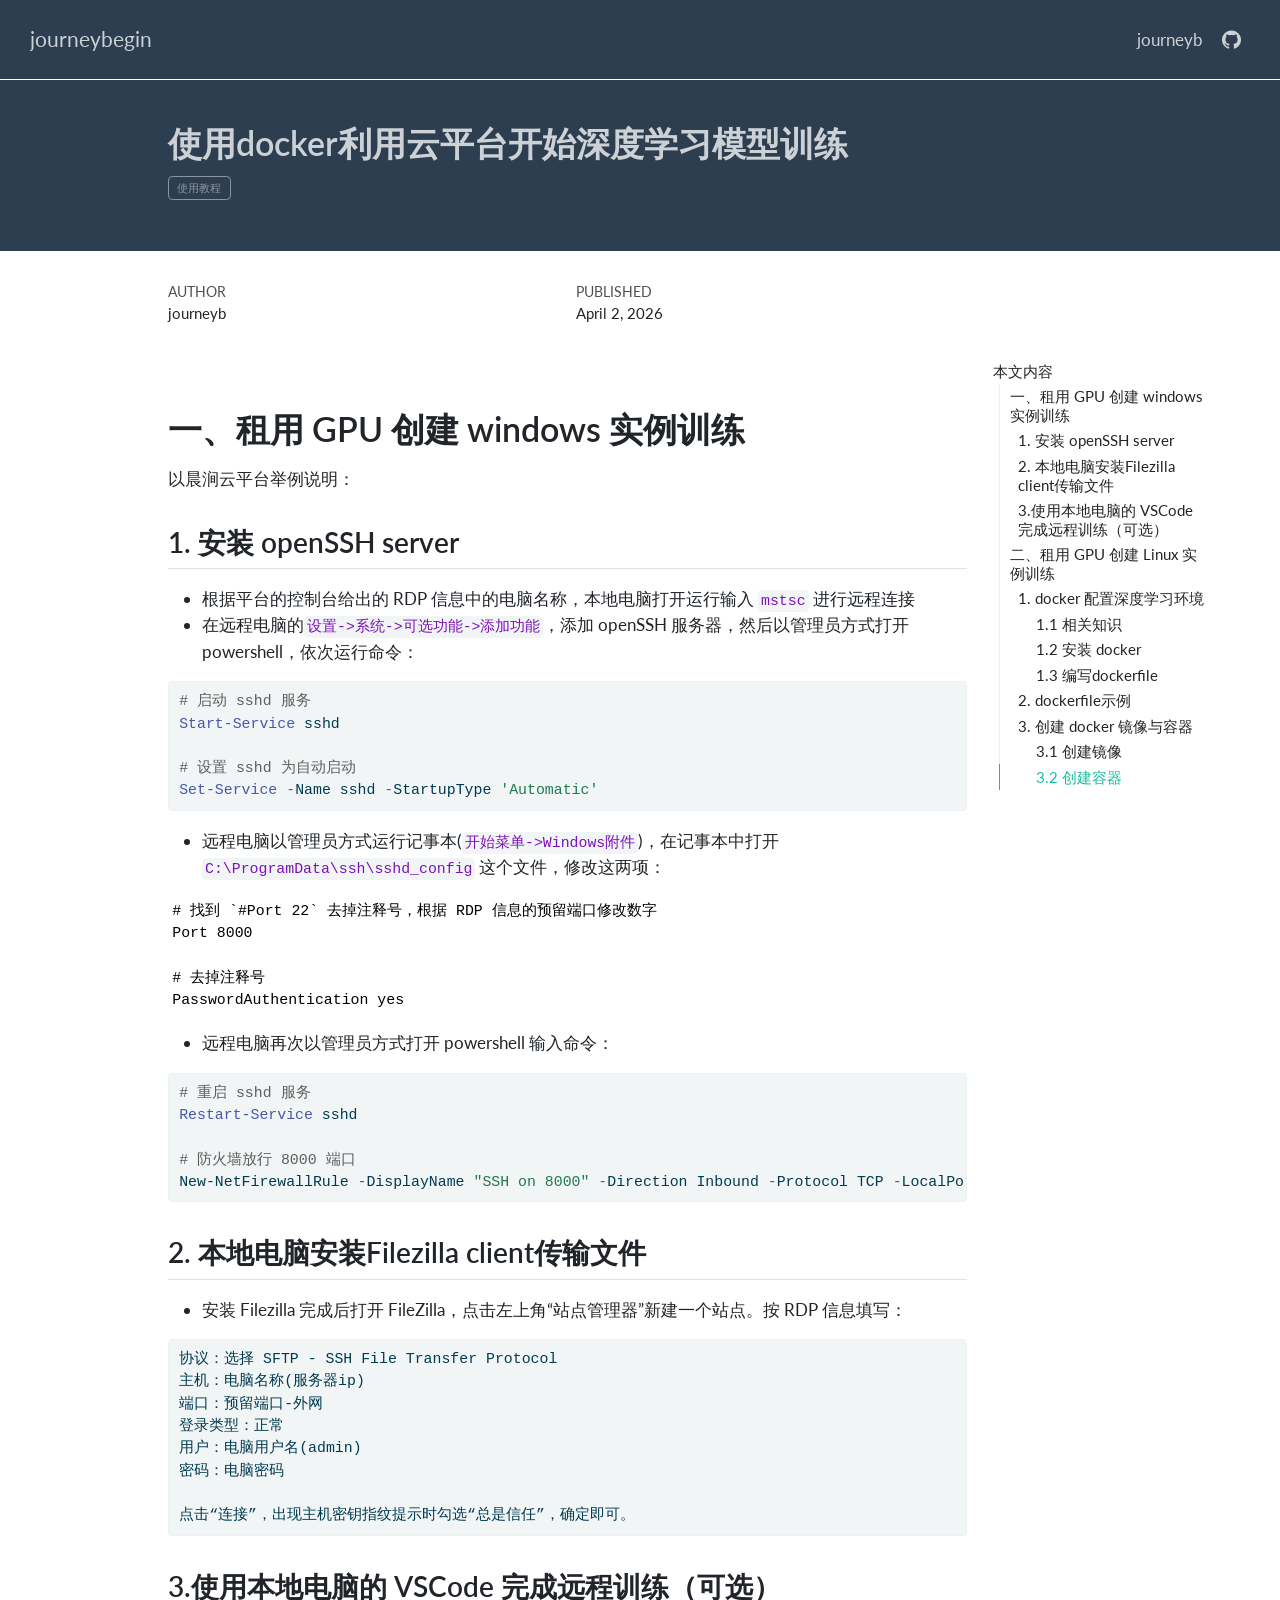
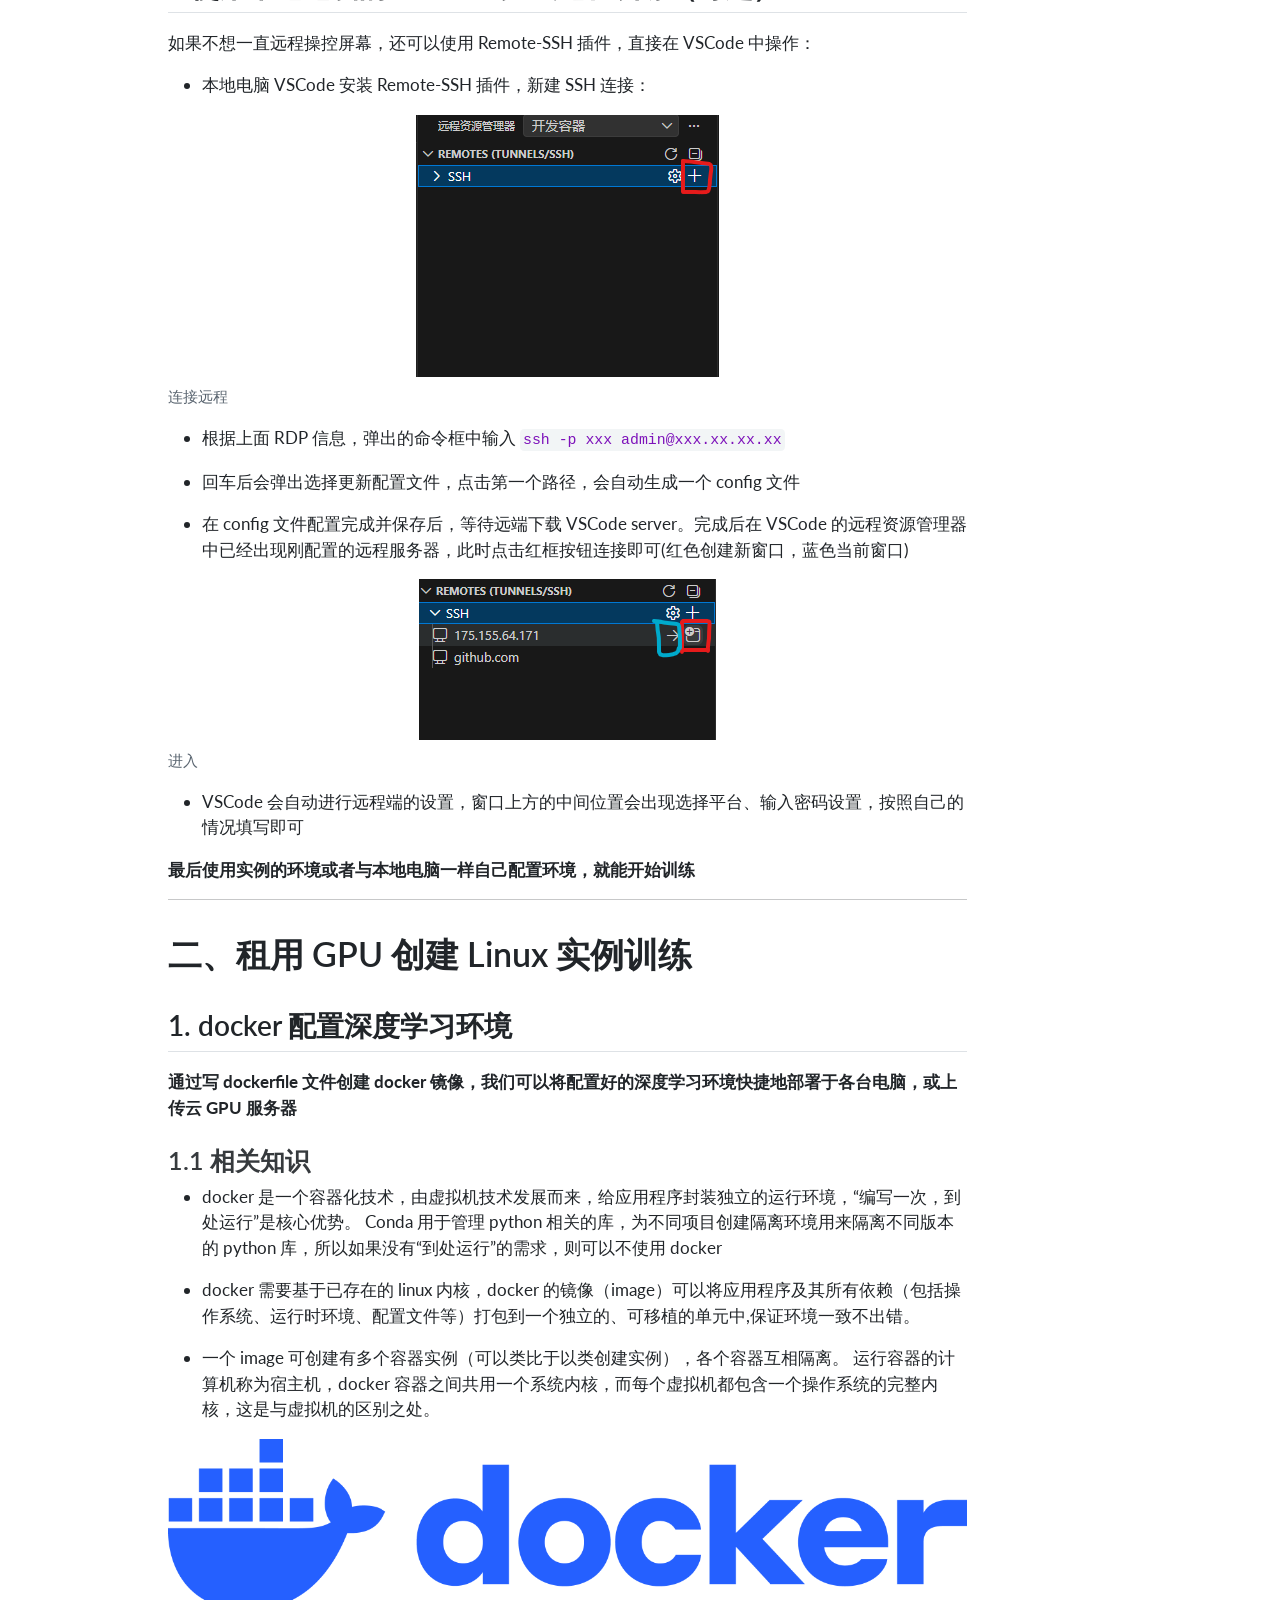
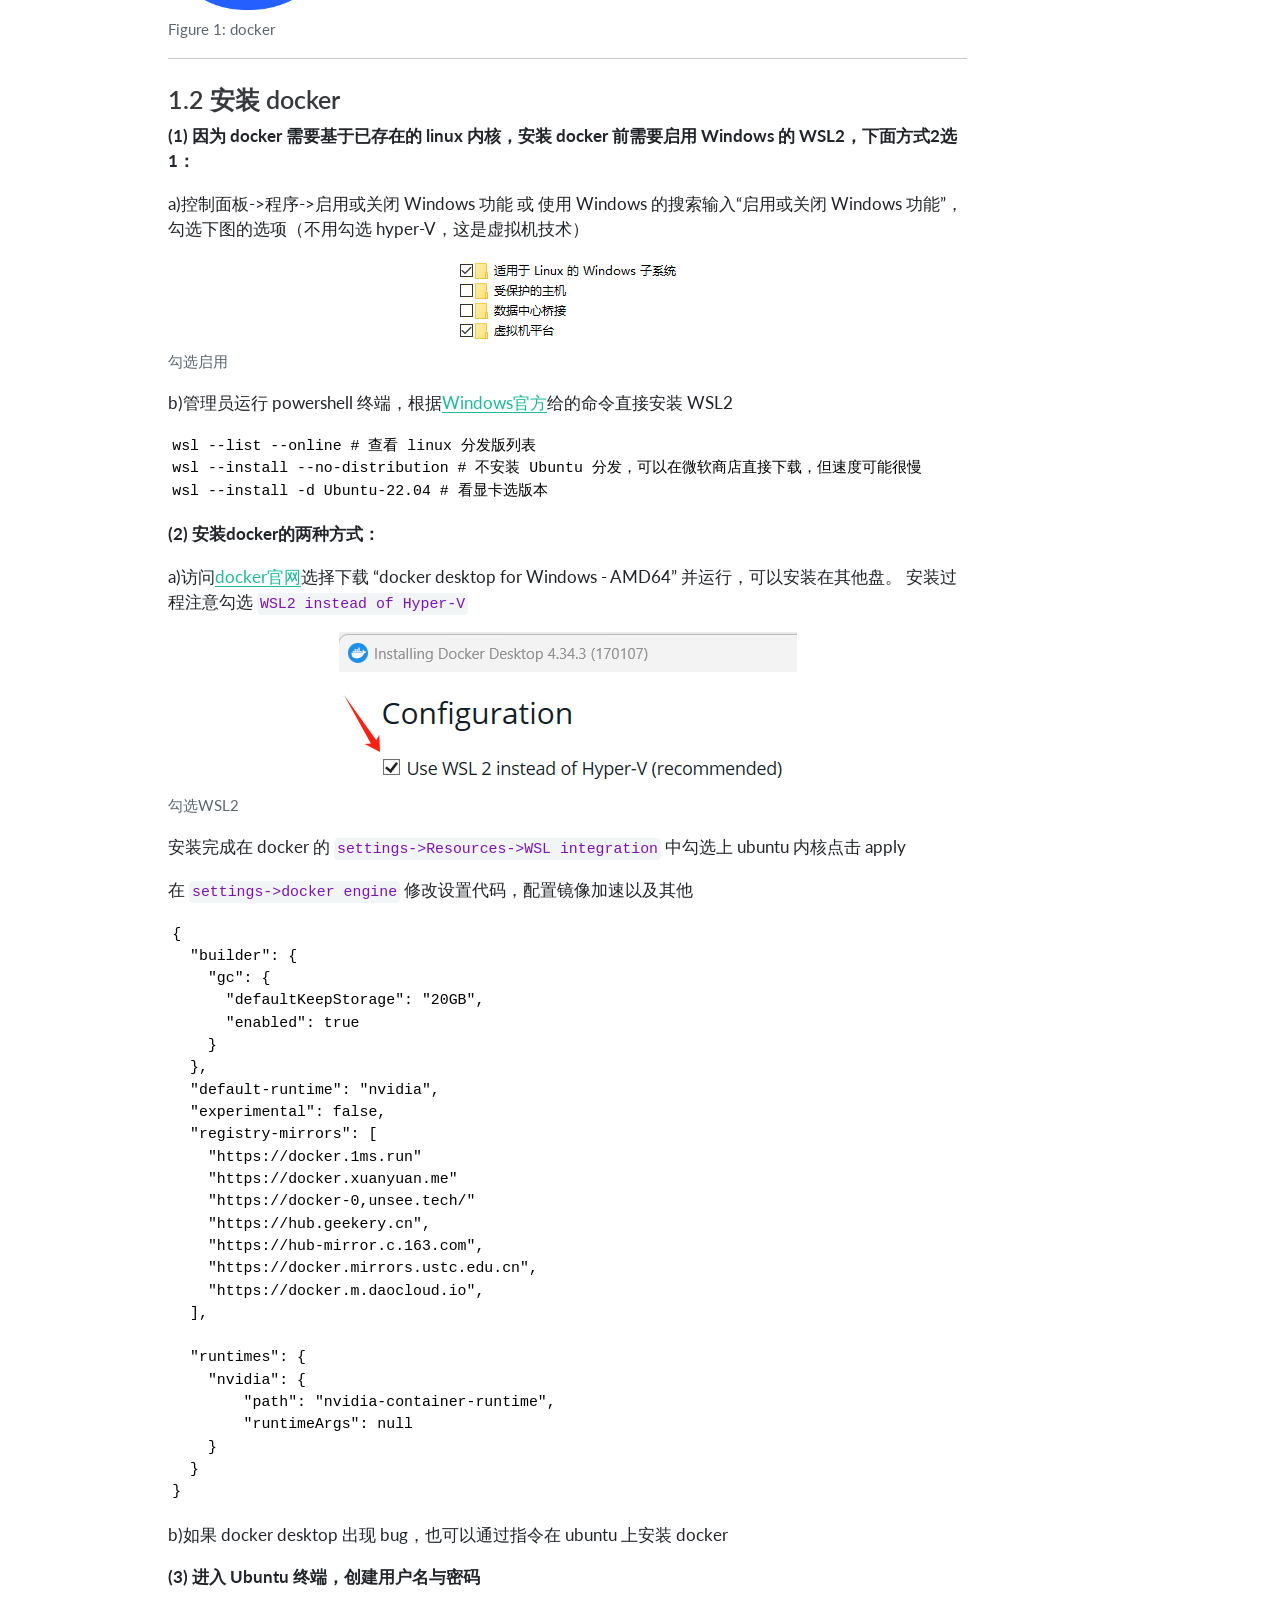
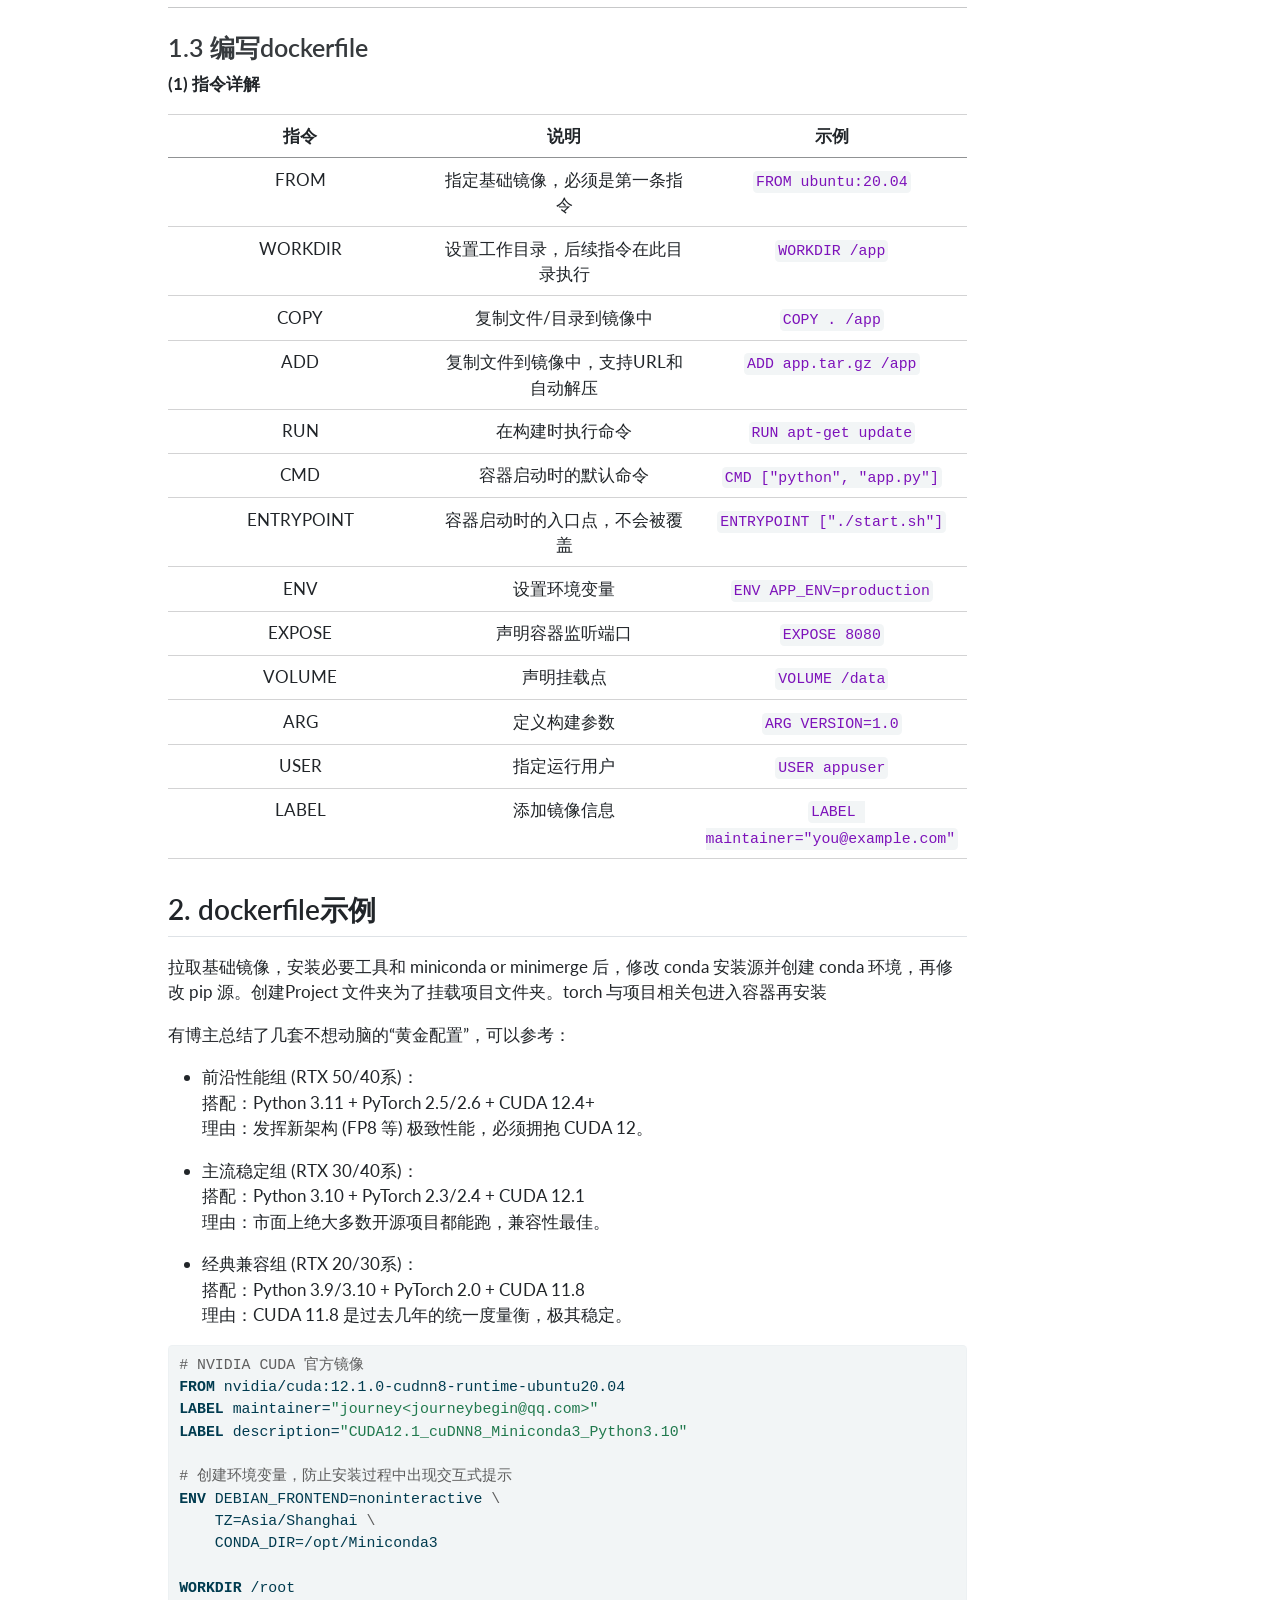
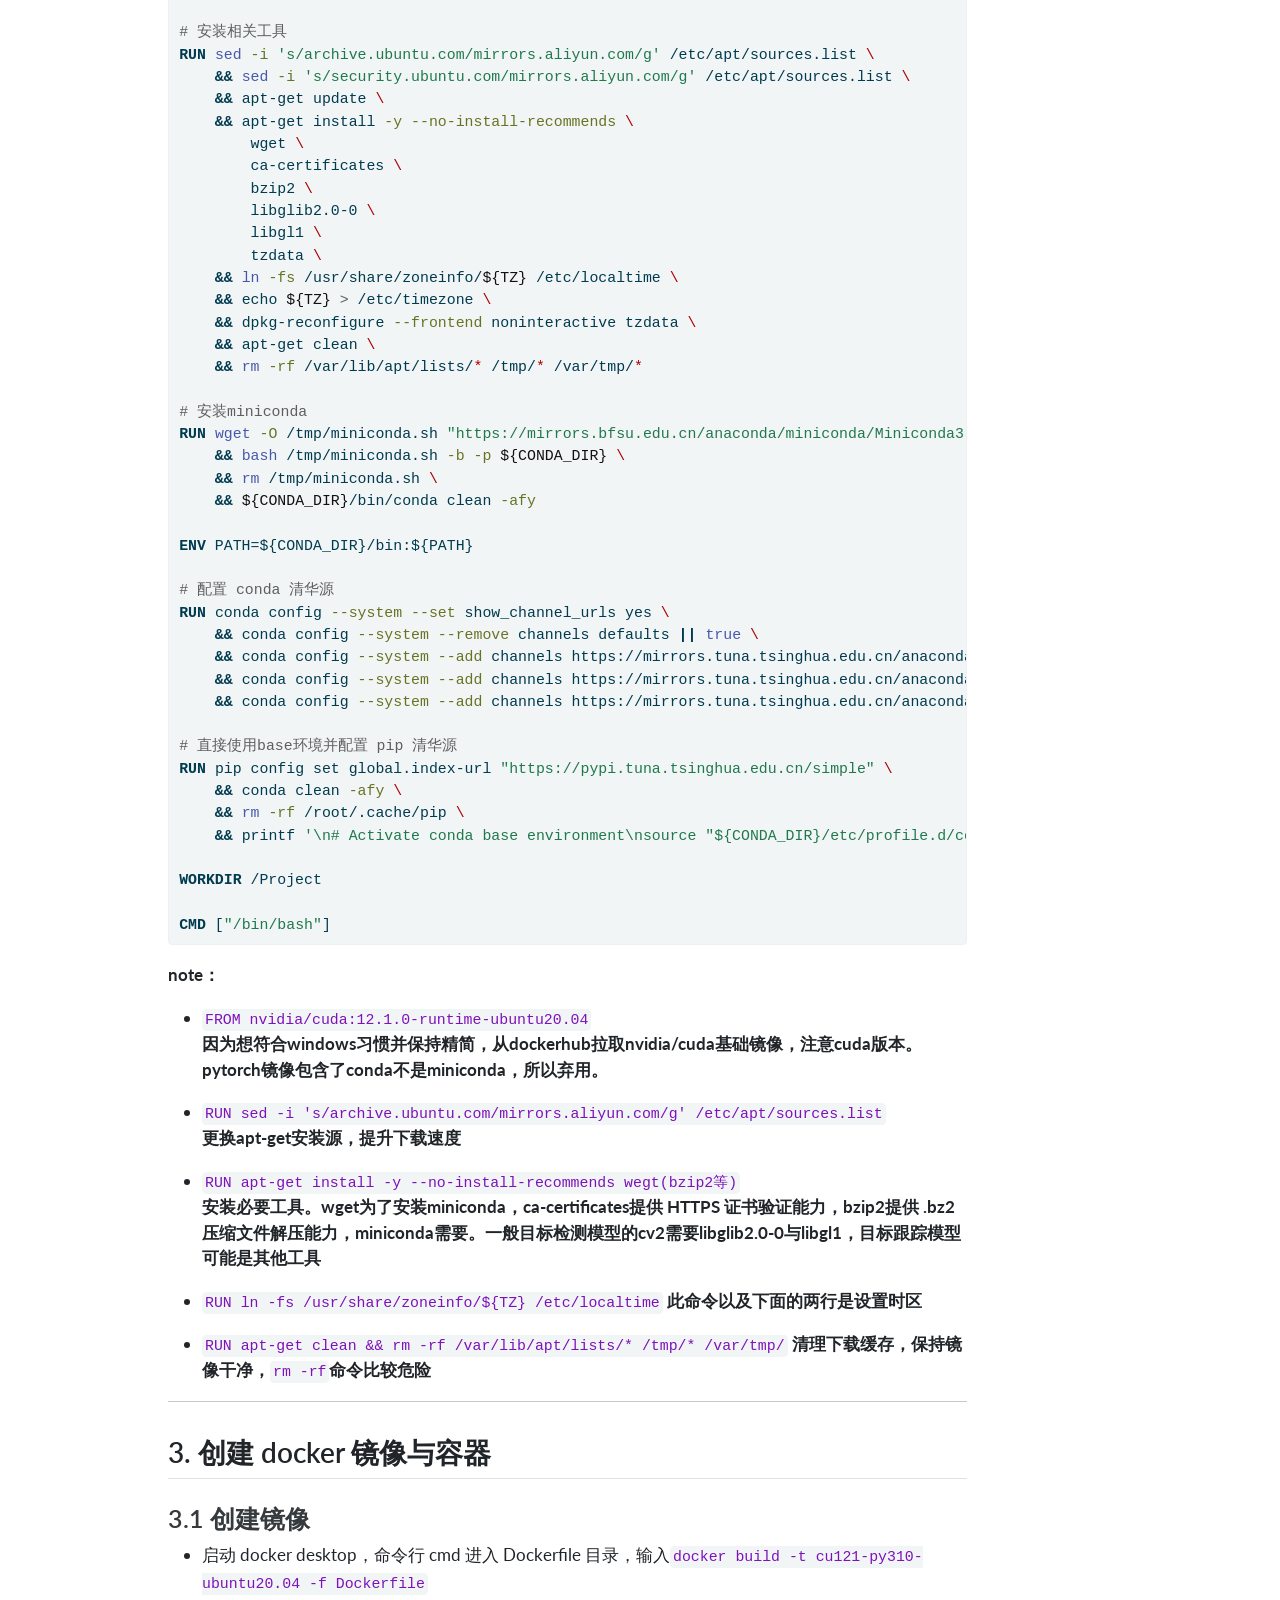
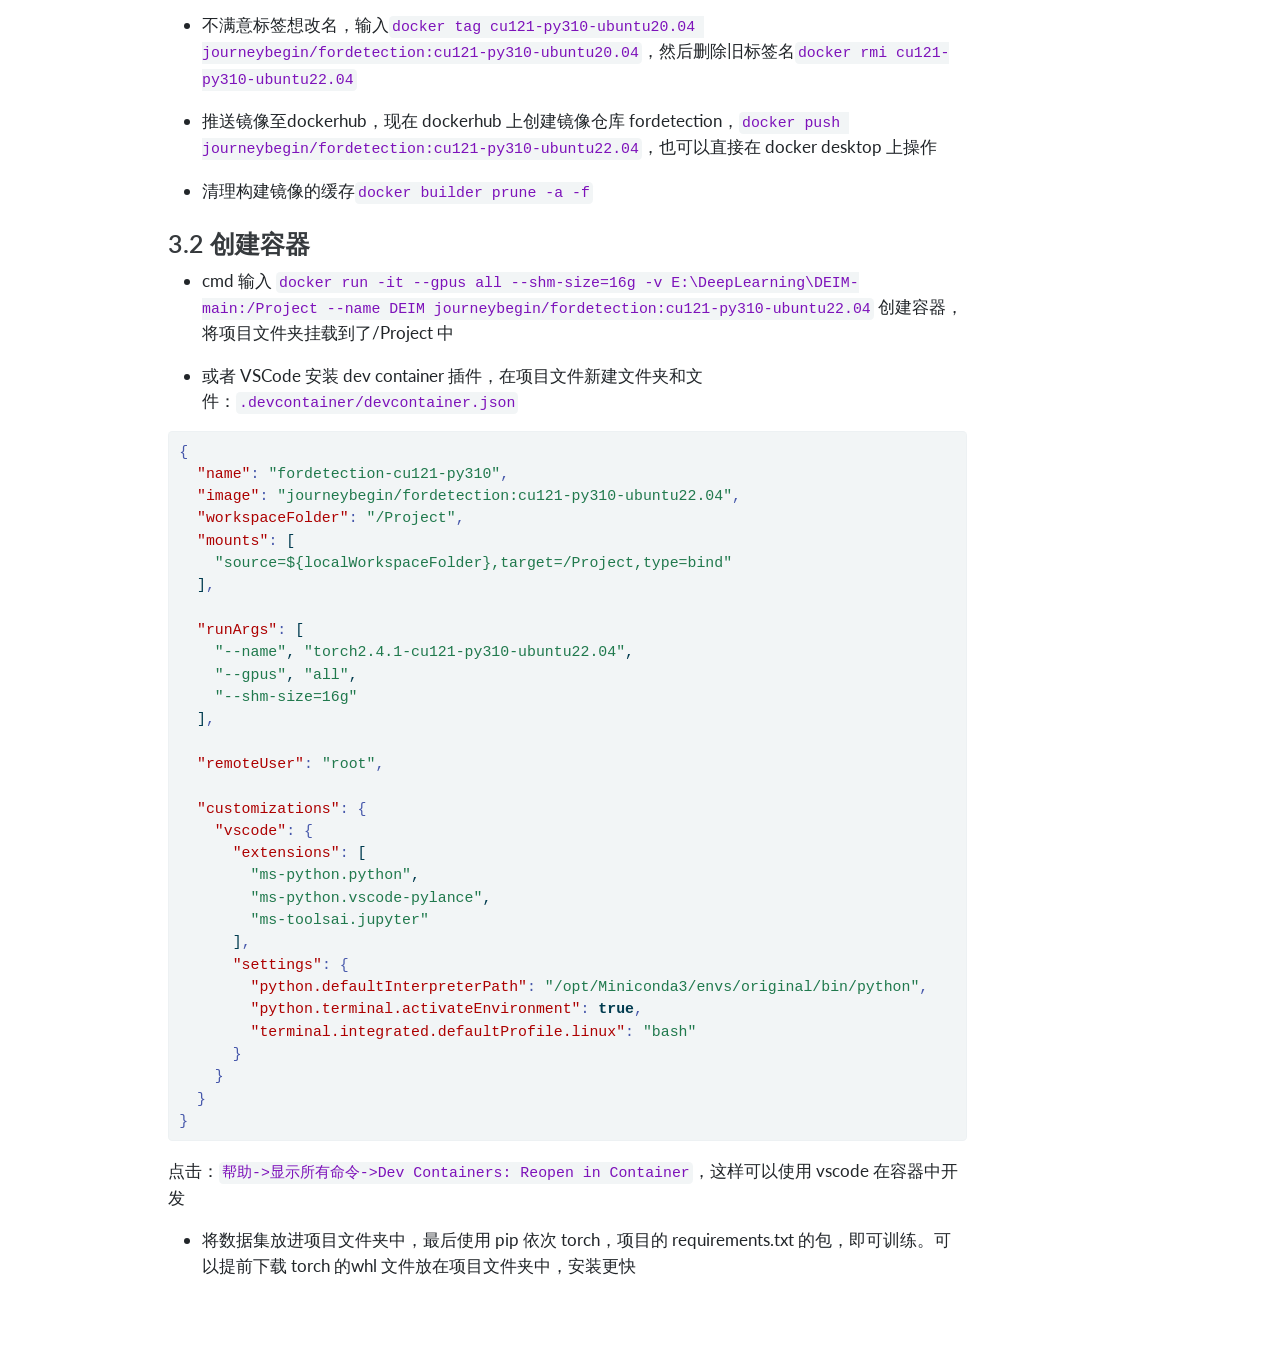
<file: posts/docker/docker.html>
<!DOCTYPE html>
<html xmlns="http://www.w3.org/1999/xhtml" lang="en" xml:lang="en"><head>

<meta charset="utf-8">
<meta name="generator" content="quarto-1.10.19">

<meta name="viewport" content="width=device-width, initial-scale=1.0, user-scalable=yes">

<meta name="author" content="journeyb">
<meta name="dcterms.date" content="2026-04-02">

<title>使用docker利用云平台开始深度学习模型训练 – journeybegin</title>
<style>
/* Default styles provided by pandoc.
** See https://pandoc.org/MANUAL.html#variables-for-html for config info.
*/
span.smallcaps{font-variant: small-caps;}
div.columns{display: flex; gap: 1.5em;}
div.column{flex: auto;}
@media screen {
div.columns{gap: min(4vw, 1.5em);}
div.column{overflow-x: auto;}
}
div.hanging-indent{margin-left: 1.5em; text-indent: -1.5em;}
ul.task-list{list-style: none;}
ul.task-list li input[type="checkbox"] {
  width: 0.8em;
  margin: 0 0.8em 0.2em -1em; /* quarto-specific, see https://github.com/quarto-dev/quarto-cli/issues/4556 */ 
  vertical-align: middle;
}
/* CSS for syntax highlighting */
html { -webkit-text-size-adjust: 100%; }
pre > code.sourceCode { white-space: pre; position: relative; }
pre > code.sourceCode > span { display: inline-block; line-height: 1.25; }
pre > code.sourceCode > span:empty { height: 1.2em; }
.sourceCode { overflow: visible; }
code.sourceCode > span { color: inherit; text-decoration: inherit; }
div.sourceCode { margin: 1em 0; }
pre.sourceCode { margin: 0; }
@media screen {
div.sourceCode { overflow: auto; }
}
@media print {
pre > code.sourceCode { white-space: pre-wrap; }
pre > code.sourceCode > span { text-indent: -5em; padding-left: 5em; }
}
pre.numberSource code
  { counter-reset: source-line 0; }
pre.numberSource code > span
  { position: relative; left: -4em; counter-increment: source-line; }
pre.numberSource code > span > a:first-child::before
  { content: counter(source-line);
    position: relative; left: -1em; text-align: right; vertical-align: baseline;
    border: none; display: inline-block;
    -webkit-touch-callout: none; -webkit-user-select: none;
    -khtml-user-select: none; -moz-user-select: none;
    -ms-user-select: none; user-select: none;
    padding: 0 4px; width: 4em;
  }
pre.numberSource { margin-left: 3em;  padding-left: 4px; }
div.sourceCode
  {   }
@media screen {
pre > code.sourceCode > span > a:first-child::before { text-decoration: underline; }
}
</style>


<script src="../../site_libs/quarto-nav/quarto-nav.js"></script>
<script src="../../site_libs/quarto-nav/headroom.min.js"></script>
<script src="../../site_libs/clipboard/clipboard.min.js"></script>
<script src="../../site_libs/quarto-search/autocomplete.umd.js"></script>
<script src="../../site_libs/quarto-search/fuse.min.js"></script>
<script src="../../site_libs/quarto-search/quarto-search.js"></script>
<meta name="quarto:offset" content="../../">
<script src="../../site_libs/quarto-html/quarto.js" type="module"></script>
<script src="../../site_libs/quarto-html/tabsets/tabsets.js" type="module"></script>
<script src="../../site_libs/quarto-html/popper.min.js"></script>
<script src="../../site_libs/quarto-html/tippy.umd.min.js"></script>
<script src="../../site_libs/quarto-html/anchor.min.js"></script>
<link href="../../site_libs/quarto-html/tippy.css" rel="stylesheet">
<link href="../../site_libs/quarto-html/quarto-syntax-highlighting-bf27225e3a48a9273f3daa8f8e829971.css" rel="stylesheet" id="quarto-text-highlighting-styles">
<script src="../../site_libs/bootstrap/bootstrap.min.js"></script>
<link href="../../site_libs/bootstrap/bootstrap-icons.css" rel="stylesheet">
<link href="../../site_libs/bootstrap/bootstrap-92404dd89b1444827012a9e3a58cda88.min.css" rel="stylesheet" append-hash="true" id="quarto-bootstrap" data-mode="light">
<script id="quarto-search-options" type="application/json">{
  "location": "navbar",
  "copy-button": false,
  "collapse-after": 3,
  "panel-placement": "end",
  "type": "overlay",
  "limit": 50,
  "keyboard-shortcut": [
    "f",
    "/",
    "s"
  ],
  "show-item-context": false,
  "language": {
    "search-no-results-text": "No results",
    "search-matching-documents-text": "matching documents",
    "search-copy-link-title": "Copy link to search",
    "search-hide-matches-text": "Hide additional matches",
    "search-more-match-text": "more match in this document",
    "search-more-matches-text": "more matches in this document",
    "search-clear-button-title": "Clear",
    "search-text-placeholder": "",
    "search-detached-cancel-button-title": "Cancel",
    "search-submit-button-title": "Submit",
    "search-label": "Search"
  }
}</script>


<link rel="stylesheet" href="../../styles.css">
</head>

<body class="nav-fixed quarto-light">

<div id="quarto-search-results"></div>
  <header id="quarto-header" class="headroom fixed-top quarto-banner">
    <nav class="navbar navbar-expand-lg " data-bs-theme="dark">
      <div class="navbar-container container-fluid">
      <div class="navbar-brand-container mx-auto">
    <a class="navbar-brand" href="../../index.html">
    <span class="navbar-title">journeybegin</span>
    </a>
  </div>
          <button class="navbar-toggler" type="button" data-bs-toggle="collapse" data-bs-target="#navbarCollapse" aria-controls="navbarCollapse" role="menu" aria-expanded="false" aria-label="Toggle navigation" onclick="if (window.quartoToggleHeadroom) { window.quartoToggleHeadroom(); }">
  <span class="navbar-toggler-icon"></span>
</button>
          <div class="collapse navbar-collapse" id="navbarCollapse">
            <ul class="navbar-nav navbar-nav-scroll ms-auto">
  <li class="nav-item">
    <a class="nav-link" href="../../about.html"> 
<span class="menu-text">journeyb</span></a>
  </li>  
  <li class="nav-item compact">
    <a class="nav-link" href="https://github.com/journeybegin"> <i class="bi bi-github" role="img">
</i> 
<span class="menu-text"></span></a>
  </li>  
</ul>
          </div> <!-- /navcollapse -->
            <div class="quarto-navbar-tools">
</div>
      </div> <!-- /container-fluid -->
    </nav>
</header>
<!-- content -->
<header id="title-block-header" class="quarto-title-block default page-columns page-full">
  <div class="quarto-title-banner page-columns page-full">
    <div class="quarto-title column-body">
      <h1 class="title">使用docker利用云平台开始深度学习模型训练</h1>
                                <div class="quarto-categories">
                <div class="quarto-category">使用教程</div>
              </div>
                  </div>
  </div>
    
  
  <div class="quarto-title-meta">

      <div>
      <div class="quarto-title-meta-heading">Author</div>
      <div class="quarto-title-meta-contents">
               <p>journeyb </p>
            </div>
    </div>
      
      <div>
      <div class="quarto-title-meta-heading">Published</div>
      <div class="quarto-title-meta-contents">
        <p class="date">April 2, 2026</p>
      </div>
    </div>
    
      
    </div>
    
  
  </header><div id="quarto-content" class="quarto-container page-columns page-rows-contents page-layout-article page-navbar">
<!-- sidebar -->
<!-- margin-sidebar -->
    <div id="quarto-margin-sidebar" class="sidebar margin-sidebar">
        <nav id="TOC" role="doc-toc" class="toc-active" data-toc-expanded="99">
    <h2 id="toc-title">本文内容</h2>
   
  <ul>
  <li><a href="#一租用-gpu-创建-windows-实例训练" id="toc-一租用-gpu-创建-windows-实例训练" class="nav-link active" data-scroll-target="#一租用-gpu-创建-windows-实例训练">一、租用 GPU 创建 windows 实例训练</a>
  <ul class="collapse">
  <li><a href="#安装-openssh-server" id="toc-安装-openssh-server" class="nav-link" data-scroll-target="#安装-openssh-server">1. 安装 openSSH server</a></li>
  <li><a href="#本地电脑安装filezilla-client传输文件" id="toc-本地电脑安装filezilla-client传输文件" class="nav-link" data-scroll-target="#本地电脑安装filezilla-client传输文件">2. 本地电脑安装Filezilla client传输文件</a></li>
  <li><a href="#使用本地电脑的-vscode-完成远程训练可选" id="toc-使用本地电脑的-vscode-完成远程训练可选" class="nav-link" data-scroll-target="#使用本地电脑的-vscode-完成远程训练可选">3.使用本地电脑的 VSCode 完成远程训练（可选）</a></li>
  </ul></li>
  <li><a href="#二租用-gpu-创建-linux-实例训练" id="toc-二租用-gpu-创建-linux-实例训练" class="nav-link" data-scroll-target="#二租用-gpu-创建-linux-实例训练">二、租用 GPU 创建 Linux 实例训练</a>
  <ul class="collapse">
  <li><a href="#docker-配置深度学习环境" id="toc-docker-配置深度学习环境" class="nav-link" data-scroll-target="#docker-配置深度学习环境">1. docker 配置深度学习环境</a>
  <ul class="collapse">
  <li><a href="#相关知识" id="toc-相关知识" class="nav-link" data-scroll-target="#相关知识">1.1 相关知识</a></li>
  <li><a href="#安装-docker" id="toc-安装-docker" class="nav-link" data-scroll-target="#安装-docker">1.2 安装 docker</a></li>
  <li><a href="#编写dockerfile" id="toc-编写dockerfile" class="nav-link" data-scroll-target="#编写dockerfile">1.3 编写dockerfile</a></li>
  </ul></li>
  <li><a href="#dockerfile示例" id="toc-dockerfile示例" class="nav-link" data-scroll-target="#dockerfile示例">2. dockerfile示例</a></li>
  <li><a href="#创建-docker-镜像与容器" id="toc-创建-docker-镜像与容器" class="nav-link" data-scroll-target="#创建-docker-镜像与容器">3. 创建 docker 镜像与容器</a>
  <ul class="collapse">
  <li><a href="#创建镜像" id="toc-创建镜像" class="nav-link" data-scroll-target="#创建镜像">3.1 创建镜像</a></li>
  <li><a href="#创建容器" id="toc-创建容器" class="nav-link" data-scroll-target="#创建容器">3.2 创建容器</a></li>
  </ul></li>
  </ul></li>
  </ul>
</nav>
    </div>
<!-- main -->
<main class="content quarto-banner-title-block" id="quarto-document-content">





<section id="一租用-gpu-创建-windows-实例训练" class="level1">
<h1>一、租用 GPU 创建 windows 实例训练</h1>
<p>以晨涧云平台举例说明：</p>
<section id="安装-openssh-server" class="level2">
<h2 class="anchored" data-anchor-id="安装-openssh-server">1. 安装 openSSH server</h2>
<ul>
<li>根据平台的控制台给出的 RDP 信息中的电脑名称，本地电脑打开运行输入 <code>mstsc</code> 进行远程连接<br></li>
<li>在远程电脑的<code>设置-&gt;系统-&gt;可选功能-&gt;添加功能</code>，添加 openSSH 服务器，然后以管理员方式打开 powershell，依次运行命令：</li>
</ul>
<div class="code-copy-outer-scaffold"><div class="sourceCode" id="cb1"><pre class="sourceCode powershell code-with-copy"><code class="sourceCode powershell"><span id="cb1-1"><a href="#cb1-1" aria-hidden="true" tabindex="-1"></a><span class="co"># 启动 sshd 服务</span></span>
<span id="cb1-2"><a href="#cb1-2" aria-hidden="true" tabindex="-1"></a><span class="fu">Start-Service</span> sshd</span>
<span id="cb1-3"><a href="#cb1-3" aria-hidden="true" tabindex="-1"></a></span>
<span id="cb1-4"><a href="#cb1-4" aria-hidden="true" tabindex="-1"></a><span class="co"># 设置 sshd 为自动启动</span></span>
<span id="cb1-5"><a href="#cb1-5" aria-hidden="true" tabindex="-1"></a><span class="fu">Set-Service</span> <span class="op">-</span>Name sshd <span class="op">-</span>StartupType <span class="st">'Automatic'</span></span></code></pre></div><button title="Copy to Clipboard" class="code-copy-button"><i class="bi"></i></button></div>
<ul>
<li>远程电脑以管理员方式运行记事本(<code>开始菜单-&gt;Windows附件</code>)，在记事本中打开 <code>C:\ProgramData\ssh\sshd_config</code> 这个文件，修改这两项：</li>
</ul>
<pre><code># 找到 `#Port 22` 去掉注释号，根据 RDP 信息的预留端口修改数字
Port 8000

# 去掉注释号
PasswordAuthentication yes</code></pre>
<ul>
<li>远程电脑再次以管理员方式打开 powershell 输入命令：</li>
</ul>
<div class="code-copy-outer-scaffold"><div class="sourceCode" id="cb3"><pre class="sourceCode powershell code-with-copy"><code class="sourceCode powershell"><span id="cb3-1"><a href="#cb3-1" aria-hidden="true" tabindex="-1"></a><span class="co"># 重启 sshd 服务</span></span>
<span id="cb3-2"><a href="#cb3-2" aria-hidden="true" tabindex="-1"></a><span class="fu">Restart-Service</span> sshd</span>
<span id="cb3-3"><a href="#cb3-3" aria-hidden="true" tabindex="-1"></a></span>
<span id="cb3-4"><a href="#cb3-4" aria-hidden="true" tabindex="-1"></a><span class="co"># 防火墙放行 8000 端口</span></span>
<span id="cb3-5"><a href="#cb3-5" aria-hidden="true" tabindex="-1"></a>New-NetFirewallRule <span class="op">-</span>DisplayName <span class="st">"SSH on 8000"</span> <span class="op">-</span>Direction Inbound <span class="op">-</span>Protocol TCP <span class="op">-</span>LocalPort <span class="dv">8000</span> <span class="op">-</span>Action Allow</span></code></pre></div><button title="Copy to Clipboard" class="code-copy-button"><i class="bi"></i></button></div>
</section>
<section id="本地电脑安装filezilla-client传输文件" class="level2">
<h2 class="anchored" data-anchor-id="本地电脑安装filezilla-client传输文件">2. 本地电脑安装Filezilla client传输文件</h2>
<ul>
<li>安装 Filezilla 完成后打开 FileZilla，点击左上角“站点管理器”新建一个站点。按 RDP 信息填写：</li>
</ul>
<div class="code-copy-outer-scaffold"><div class="sourceCode" id="cb4"><pre class="sourceCode md code-with-copy"><code class="sourceCode markdown"><span id="cb4-1"><a href="#cb4-1" aria-hidden="true" tabindex="-1"></a>协议：选择 SFTP - SSH File Transfer Protocol</span>
<span id="cb4-2"><a href="#cb4-2" aria-hidden="true" tabindex="-1"></a>主机：电脑名称(服务器ip)</span>
<span id="cb4-3"><a href="#cb4-3" aria-hidden="true" tabindex="-1"></a>端口：预留端口-外网</span>
<span id="cb4-4"><a href="#cb4-4" aria-hidden="true" tabindex="-1"></a>登录类型：正常</span>
<span id="cb4-5"><a href="#cb4-5" aria-hidden="true" tabindex="-1"></a>用户：电脑用户名(admin)</span>
<span id="cb4-6"><a href="#cb4-6" aria-hidden="true" tabindex="-1"></a>密码：电脑密码</span>
<span id="cb4-7"><a href="#cb4-7" aria-hidden="true" tabindex="-1"></a></span>
<span id="cb4-8"><a href="#cb4-8" aria-hidden="true" tabindex="-1"></a>点击“连接”，出现主机密钥指纹提示时勾选“总是信任”，确定即可。</span></code></pre></div><button title="Copy to Clipboard" class="code-copy-button"><i class="bi"></i></button></div>
</section>
<section id="使用本地电脑的-vscode-完成远程训练可选" class="level2">
<h2 class="anchored" data-anchor-id="使用本地电脑的-vscode-完成远程训练可选">3.使用本地电脑的 VSCode 完成远程训练（可选）</h2>
<p>如果不想一直远程操控屏幕，还可以使用 Remote-SSH 插件，直接在 VSCode 中操作：</p>
<ul>
<li>本地电脑 VSCode 安装 Remote-SSH 插件，新建 SSH 连接：</li>
</ul>
<div class="quarto-figure quarto-figure-center">
<figure class="figure">
<p><img src="images/new_ssh.png" class="img-fluid figure-img"></p>
<figcaption>连接远程</figcaption>
</figure>
</div>
<ul>
<li><p>根据上面 RDP 信息，弹出的命令框中输入 <code>ssh -p xxx admin@xxx.xx.xx.xx</code></p></li>
<li><p>回车后会弹出选择更新配置文件，点击第一个路径，会自动生成一个 config 文件</p></li>
<li><p>在 config 文件配置完成并保存后，等待远端下载 VSCode server。完成后在 VSCode 的远程资源管理器中已经出现刚配置的远程服务器，此时点击红框按钮连接即可(红色创建新窗口，蓝色当前窗口)</p></li>
</ul>
<div class="quarto-figure quarto-figure-center">
<figure class="figure">
<p><img src="images/entry_ssh.png" class="img-fluid figure-img"></p>
<figcaption>进入</figcaption>
</figure>
</div>
<ul>
<li>VSCode 会自动进行远程端的设置，窗口上方的中间位置会出现选择平台、输入密码设置，按照自己的情况填写即可</li>
</ul>
<p><strong>最后使用实例的环境或者与本地电脑一样自己配置环境，就能开始训练</strong></p>
<hr>
</section>
</section>
<section id="二租用-gpu-创建-linux-实例训练" class="level1">
<h1>二、租用 GPU 创建 Linux 实例训练</h1>
<section id="docker-配置深度学习环境" class="level2">
<h2 class="anchored" data-anchor-id="docker-配置深度学习环境">1. docker 配置深度学习环境</h2>
<p><strong>通过写 dockerfile 文件创建 docker 镜像，我们可以将配置好的深度学习环境快捷地部署于各台电脑，或上传云 GPU 服务器</strong></p>
<section id="相关知识" class="level3">
<h3 class="anchored" data-anchor-id="相关知识">1.1 相关知识</h3>
<ul>
<li><p>docker 是一个容器化技术，由虚拟机技术发展而来，给应用程序封装独立的运行环境，“编写一次，到处运行”是核心优势。 Conda 用于管理 python 相关的库，为不同项目创建隔离环境用来隔离不同版本的 python 库，所以如果没有“到处运行”的需求，则可以不使用 docker</p></li>
<li><p>docker 需要基于已存在的 linux 内核，docker 的镜像（image）可以将应用程序及其所有依赖（包括操作系统、运行时环境、配置文件等）打包到一个独立的、可移植的单元中,保证环境一致不出错。</p></li>
<li><p>一个 image 可创建有多个容器实例（可以类比于以类创建实例），各个容器互相隔离。 运行容器的计算机称为宿主机，docker 容器之间共用一个系统内核，而每个虚拟机都包含一个操作系统的完整内核，这是与虚拟机的区别之处。</p></li>
</ul>
<div id="fig-docker" class="quarto-float quarto-figure quarto-figure-center anchored">
<figure class="quarto-float quarto-float-fig figure">
<div aria-describedby="fig-docker-caption-0ceaefa1-69ba-4598-a22c-09a6ac19f8ca">
<img src="images/docker-logo.png" class="img-fluid figure-img">
</div>
<figcaption class="quarto-float-caption-bottom quarto-float-caption quarto-float-fig" id="fig-docker-caption-0ceaefa1-69ba-4598-a22c-09a6ac19f8ca">
Figure&nbsp;1: docker
</figcaption>
</figure>
</div>
<hr>
</section>
<section id="安装-docker" class="level3">
<h3 class="anchored" data-anchor-id="安装-docker">1.2 安装 docker</h3>
<p><strong>(1) 因为 docker 需要基于已存在的 linux 内核，安装 docker 前需要启用 Windows 的 WSL2，下面方式2选1：</strong></p>
<p>a)控制面板-&gt;程序-&gt;启用或关闭 Windows 功能 或 使用 Windows 的搜索输入“启用或关闭 Windows 功能”， 勾选下图的选项（不用勾选 hyper-V，这是虚拟机技术）</p>
<div class="quarto-figure quarto-figure-center">
<figure class="figure">
<p><img src="images/enable.png" class="img-fluid figure-img"></p>
<figcaption>勾选启用</figcaption>
</figure>
</div>
<p>b)管理员运行 powershell 终端，根据<a href="(https://www.cnblogs.com/nickchen121/p/11686958.html)">Windows官方</a>给的命令直接安装 WSL2</p>
<pre><code>wsl --list --online # 查看 linux 分发版列表
wsl --install --no-distribution # 不安装 Ubuntu 分发，可以在微软商店直接下载，但速度可能很慢
wsl --install -d Ubuntu-22.04 # 看显卡选版本</code></pre>
<p><strong>(2) 安装docker的两种方式：</strong></p>
<p>a)访问<a href="https://www.docker.com/">docker官网</a>选择下载 “docker desktop for Windows - AMD64” 并运行，可以安装在其他盘。 安装过程注意勾选 <code>WSL2 instead of Hyper-V</code></p>
<div class="quarto-figure quarto-figure-center">
<figure class="figure">
<p><img src="images/UseWSL2.png" class="img-fluid figure-img"></p>
<figcaption>勾选WSL2</figcaption>
</figure>
</div>
<p>安装完成在 docker 的 <code>settings-&gt;Resources-&gt;WSL integration</code> 中勾选上 ubuntu 内核点击 apply</p>
<p>在 <code>settings-&gt;docker engine</code> 修改设置代码，配置镜像加速以及其他</p>
<pre><code>{
  "builder": {
    "gc": {
      "defaultKeepStorage": "20GB",
      "enabled": true
    }
  },
  "default-runtime": "nvidia",
  "experimental": false,
  "registry-mirrors": [
    "https://docker.1ms.run"
    "https://docker.xuanyuan.me"
    "https://docker-0,unsee.tech/"
    "https://hub.geekery.cn",
    "https://hub-mirror.c.163.com",
    "https://docker.mirrors.ustc.edu.cn",
    "https://docker.m.daocloud.io",
  ],

  "runtimes": {
    "nvidia": {
        "path": "nvidia-container-runtime",
        "runtimeArgs": null
    }
  }
}</code></pre>
<p>b)如果 docker desktop 出现 bug，也可以通过指令在 ubuntu 上安装 docker</p>
<p><strong>(3) 进入 Ubuntu 终端，创建用户名与密码</strong></p>
<hr>
</section>
<section id="编写dockerfile" class="level3">
<h3 class="anchored" data-anchor-id="编写dockerfile">1.3 编写dockerfile</h3>
<p><strong>(1) 指令详解</strong></p>
<table class="caption-top table">
<colgroup>
<col style="width: 33%">
<col style="width: 33%">
<col style="width: 33%">
</colgroup>
<thead>
<tr class="header">
<th style="text-align: center;">指令</th>
<th style="text-align: center;">说明</th>
<th style="text-align: center;">示例</th>
</tr>
</thead>
<tbody>
<tr class="odd">
<td style="text-align: center;">FROM</td>
<td style="text-align: center;">指定基础镜像，必须是第一条指令</td>
<td style="text-align: center;"><code>FROM ubuntu:20.04</code></td>
</tr>
<tr class="even">
<td style="text-align: center;">WORKDIR</td>
<td style="text-align: center;">设置工作目录，后续指令在此目录执行</td>
<td style="text-align: center;"><code>WORKDIR /app</code></td>
</tr>
<tr class="odd">
<td style="text-align: center;">COPY</td>
<td style="text-align: center;">复制文件/目录到镜像中</td>
<td style="text-align: center;"><code>COPY . /app</code></td>
</tr>
<tr class="even">
<td style="text-align: center;">ADD</td>
<td style="text-align: center;">复制文件到镜像中，支持URL和自动解压</td>
<td style="text-align: center;"><code>ADD app.tar.gz /app</code></td>
</tr>
<tr class="odd">
<td style="text-align: center;">RUN</td>
<td style="text-align: center;">在构建时执行命令</td>
<td style="text-align: center;"><code>RUN apt-get update</code></td>
</tr>
<tr class="even">
<td style="text-align: center;">CMD</td>
<td style="text-align: center;">容器启动时的默认命令</td>
<td style="text-align: center;"><code>CMD ["python", "app.py"]</code></td>
</tr>
<tr class="odd">
<td style="text-align: center;">ENTRYPOINT</td>
<td style="text-align: center;">容器启动时的入口点，不会被覆盖</td>
<td style="text-align: center;"><code>ENTRYPOINT ["./start.sh"]</code></td>
</tr>
<tr class="even">
<td style="text-align: center;">ENV</td>
<td style="text-align: center;">设置环境变量</td>
<td style="text-align: center;"><code>ENV APP_ENV=production</code></td>
</tr>
<tr class="odd">
<td style="text-align: center;">EXPOSE</td>
<td style="text-align: center;">声明容器监听端口</td>
<td style="text-align: center;"><code>EXPOSE 8080</code></td>
</tr>
<tr class="even">
<td style="text-align: center;">VOLUME</td>
<td style="text-align: center;">声明挂载点</td>
<td style="text-align: center;"><code>VOLUME /data</code></td>
</tr>
<tr class="odd">
<td style="text-align: center;">ARG</td>
<td style="text-align: center;">定义构建参数</td>
<td style="text-align: center;"><code>ARG VERSION=1.0</code></td>
</tr>
<tr class="even">
<td style="text-align: center;">USER</td>
<td style="text-align: center;">指定运行用户</td>
<td style="text-align: center;"><code>USER appuser</code></td>
</tr>
<tr class="odd">
<td style="text-align: center;">LABEL</td>
<td style="text-align: center;">添加镜像信息</td>
<td style="text-align: center;"><code>LABEL maintainer="you@example.com"</code></td>
</tr>
</tbody>
</table>
</section>
</section>
<section id="dockerfile示例" class="level2">
<h2 class="anchored" data-anchor-id="dockerfile示例">2. dockerfile示例</h2>
<p>拉取基础镜像，安装必要工具和 miniconda or minimerge 后，修改 conda 安装源并创建 conda 环境，再修改 pip 源。创建Project 文件夹为了挂载项目文件夹。torch 与项目相关包进入容器再安装</p>
<p>有博主总结了几套不想动脑的“黄金配置”，可以参考：</p>
<ul>
<li><p>前沿性能组 (RTX 50/40系)：<br>
搭配：Python 3.11 + PyTorch 2.5/2.6 + CUDA 12.4+<br>
理由：发挥新架构 (FP8 等) 极致性能，必须拥抱 CUDA 12。</p></li>
<li><p>主流稳定组 (RTX 30/40系)：<br>
搭配：Python 3.10 + PyTorch 2.3/2.4 + CUDA 12.1<br>
理由：市面上绝大多数开源项目都能跑，兼容性最佳。</p></li>
<li><p>经典兼容组 (RTX 20/30系)：<br>
搭配：Python 3.9/3.10 + PyTorch 2.0 + CUDA 11.8<br>
理由：CUDA 11.8 是过去几年的统一度量衡，极其稳定。</p></li>
</ul>
<div class="code-copy-outer-scaffold"><div class="sourceCode" id="cb7"><pre class="sourceCode dockerfile code-with-copy"><code class="sourceCode dockerfile"><span id="cb7-1"><a href="#cb7-1" aria-hidden="true" tabindex="-1"></a><span class="co"># NVIDIA CUDA 官方镜像</span></span>
<span id="cb7-2"><a href="#cb7-2" aria-hidden="true" tabindex="-1"></a><span class="kw">FROM</span> nvidia/cuda:12.1.0-cudnn8-runtime-ubuntu20.04</span>
<span id="cb7-3"><a href="#cb7-3" aria-hidden="true" tabindex="-1"></a><span class="kw">LABEL</span> maintainer=<span class="st">"journey&lt;journeybegin@qq.com&gt;"</span></span>
<span id="cb7-4"><a href="#cb7-4" aria-hidden="true" tabindex="-1"></a><span class="kw">LABEL</span> description=<span class="st">"CUDA12.1_cuDNN8_Miniconda3_Python3.10"</span></span>
<span id="cb7-5"><a href="#cb7-5" aria-hidden="true" tabindex="-1"></a></span>
<span id="cb7-6"><a href="#cb7-6" aria-hidden="true" tabindex="-1"></a><span class="co"># 创建环境变量，防止安装过程中出现交互式提示</span></span>
<span id="cb7-7"><a href="#cb7-7" aria-hidden="true" tabindex="-1"></a><span class="kw">ENV</span> DEBIAN_FRONTEND=noninteractive <span class="op">\</span></span>
<span id="cb7-8"><a href="#cb7-8" aria-hidden="true" tabindex="-1"></a>    TZ=Asia/Shanghai <span class="op">\</span></span>
<span id="cb7-9"><a href="#cb7-9" aria-hidden="true" tabindex="-1"></a>    CONDA_DIR=/opt/Miniconda3</span>
<span id="cb7-10"><a href="#cb7-10" aria-hidden="true" tabindex="-1"></a></span>
<span id="cb7-11"><a href="#cb7-11" aria-hidden="true" tabindex="-1"></a><span class="kw">WORKDIR</span> /root</span>
<span id="cb7-12"><a href="#cb7-12" aria-hidden="true" tabindex="-1"></a></span>
<span id="cb7-13"><a href="#cb7-13" aria-hidden="true" tabindex="-1"></a><span class="co"># 安装相关工具</span></span>
<span id="cb7-14"><a href="#cb7-14" aria-hidden="true" tabindex="-1"></a><span class="kw">RUN</span> <span class="fu">sed</span> <span class="at">-i</span> <span class="st">'s/archive.ubuntu.com/mirrors.aliyun.com/g'</span> /etc/apt/sources.list <span class="dt">\</span></span>
<span id="cb7-15"><a href="#cb7-15" aria-hidden="true" tabindex="-1"></a>    <span class="kw">&amp;&amp;</span> <span class="fu">sed</span> <span class="at">-i</span> <span class="st">'s/security.ubuntu.com/mirrors.aliyun.com/g'</span> /etc/apt/sources.list <span class="dt">\</span></span>
<span id="cb7-16"><a href="#cb7-16" aria-hidden="true" tabindex="-1"></a>    <span class="kw">&amp;&amp;</span> <span class="ex">apt-get</span> update <span class="dt">\</span></span>
<span id="cb7-17"><a href="#cb7-17" aria-hidden="true" tabindex="-1"></a>    <span class="kw">&amp;&amp;</span> <span class="ex">apt-get</span> install <span class="at">-y</span> <span class="at">--no-install-recommends</span> <span class="dt">\</span></span>
<span id="cb7-18"><a href="#cb7-18" aria-hidden="true" tabindex="-1"></a>        wget <span class="dt">\</span></span>
<span id="cb7-19"><a href="#cb7-19" aria-hidden="true" tabindex="-1"></a>        ca-certificates <span class="dt">\</span></span>
<span id="cb7-20"><a href="#cb7-20" aria-hidden="true" tabindex="-1"></a>        bzip2 <span class="dt">\</span></span>
<span id="cb7-21"><a href="#cb7-21" aria-hidden="true" tabindex="-1"></a>        libglib2.0-0 <span class="dt">\</span></span>
<span id="cb7-22"><a href="#cb7-22" aria-hidden="true" tabindex="-1"></a>        libgl1 <span class="dt">\</span></span>
<span id="cb7-23"><a href="#cb7-23" aria-hidden="true" tabindex="-1"></a>        tzdata <span class="dt">\</span></span>
<span id="cb7-24"><a href="#cb7-24" aria-hidden="true" tabindex="-1"></a>    <span class="kw">&amp;&amp;</span> <span class="fu">ln</span> <span class="at">-fs</span> /usr/share/zoneinfo/<span class="va">${TZ}</span> /etc/localtime <span class="dt">\</span></span>
<span id="cb7-25"><a href="#cb7-25" aria-hidden="true" tabindex="-1"></a>    <span class="kw">&amp;&amp;</span> <span class="bu">echo</span> <span class="va">${TZ}</span> <span class="op">&gt;</span> /etc/timezone <span class="dt">\</span></span>
<span id="cb7-26"><a href="#cb7-26" aria-hidden="true" tabindex="-1"></a>    <span class="kw">&amp;&amp;</span> <span class="ex">dpkg-reconfigure</span> <span class="at">--frontend</span> noninteractive tzdata <span class="dt">\</span></span>
<span id="cb7-27"><a href="#cb7-27" aria-hidden="true" tabindex="-1"></a>    <span class="kw">&amp;&amp;</span> <span class="ex">apt-get</span> clean <span class="dt">\</span></span>
<span id="cb7-28"><a href="#cb7-28" aria-hidden="true" tabindex="-1"></a>    <span class="kw">&amp;&amp;</span> <span class="fu">rm</span> <span class="at">-rf</span> /var/lib/apt/lists/<span class="pp">*</span> /tmp/<span class="pp">*</span> /var/tmp/<span class="pp">*</span></span>
<span id="cb7-29"><a href="#cb7-29" aria-hidden="true" tabindex="-1"></a></span>
<span id="cb7-30"><a href="#cb7-30" aria-hidden="true" tabindex="-1"></a><span class="co"># 安装miniconda</span></span>
<span id="cb7-31"><a href="#cb7-31" aria-hidden="true" tabindex="-1"></a><span class="kw">RUN</span> <span class="fu">wget</span> <span class="at">-O</span> /tmp/miniconda.sh <span class="st">"https://mirrors.bfsu.edu.cn/anaconda/miniconda/Miniconda3-py310_25.9.1-1-Linux-x86_64.sh"</span> <span class="dt">\</span></span>
<span id="cb7-32"><a href="#cb7-32" aria-hidden="true" tabindex="-1"></a>    <span class="kw">&amp;&amp;</span> <span class="fu">bash</span> /tmp/miniconda.sh <span class="at">-b</span> <span class="at">-p</span> <span class="va">${CONDA_DIR}</span> <span class="dt">\</span></span>
<span id="cb7-33"><a href="#cb7-33" aria-hidden="true" tabindex="-1"></a>    <span class="kw">&amp;&amp;</span> <span class="fu">rm</span> /tmp/miniconda.sh <span class="dt">\</span></span>
<span id="cb7-34"><a href="#cb7-34" aria-hidden="true" tabindex="-1"></a>    <span class="kw">&amp;&amp;</span> <span class="va">${CONDA_DIR}</span><span class="ex">/bin/conda</span> clean <span class="at">-afy</span></span>
<span id="cb7-35"><a href="#cb7-35" aria-hidden="true" tabindex="-1"></a></span>
<span id="cb7-36"><a href="#cb7-36" aria-hidden="true" tabindex="-1"></a><span class="kw">ENV</span> PATH=${CONDA_DIR}/bin:${PATH}</span>
<span id="cb7-37"><a href="#cb7-37" aria-hidden="true" tabindex="-1"></a></span>
<span id="cb7-38"><a href="#cb7-38" aria-hidden="true" tabindex="-1"></a><span class="co"># 配置 conda 清华源</span></span>
<span id="cb7-39"><a href="#cb7-39" aria-hidden="true" tabindex="-1"></a><span class="kw">RUN</span> <span class="ex">conda</span> config <span class="at">--system</span> <span class="at">--set</span> show_channel_urls yes <span class="dt">\</span></span>
<span id="cb7-40"><a href="#cb7-40" aria-hidden="true" tabindex="-1"></a>    <span class="kw">&amp;&amp;</span> <span class="ex">conda</span> config <span class="at">--system</span> <span class="at">--remove</span> channels defaults <span class="kw">||</span> <span class="fu">true</span> <span class="dt">\</span></span>
<span id="cb7-41"><a href="#cb7-41" aria-hidden="true" tabindex="-1"></a>    <span class="kw">&amp;&amp;</span> <span class="ex">conda</span> config <span class="at">--system</span> <span class="at">--add</span> channels https://mirrors.tuna.tsinghua.edu.cn/anaconda/pkgs/main <span class="dt">\</span></span>
<span id="cb7-42"><a href="#cb7-42" aria-hidden="true" tabindex="-1"></a>    <span class="kw">&amp;&amp;</span> <span class="ex">conda</span> config <span class="at">--system</span> <span class="at">--add</span> channels https://mirrors.tuna.tsinghua.edu.cn/anaconda/pkgs/r <span class="dt">\</span></span>
<span id="cb7-43"><a href="#cb7-43" aria-hidden="true" tabindex="-1"></a>    <span class="kw">&amp;&amp;</span> <span class="ex">conda</span> config <span class="at">--system</span> <span class="at">--add</span> channels https://mirrors.tuna.tsinghua.edu.cn/anaconda/cloud/pytorch</span>
<span id="cb7-44"><a href="#cb7-44" aria-hidden="true" tabindex="-1"></a></span>
<span id="cb7-45"><a href="#cb7-45" aria-hidden="true" tabindex="-1"></a><span class="co"># 直接使用base环境并配置 pip 清华源</span></span>
<span id="cb7-46"><a href="#cb7-46" aria-hidden="true" tabindex="-1"></a><span class="kw">RUN</span> <span class="ex">pip</span> config set global.index-url <span class="st">"https://pypi.tuna.tsinghua.edu.cn/simple"</span> <span class="dt">\</span></span>
<span id="cb7-47"><a href="#cb7-47" aria-hidden="true" tabindex="-1"></a>    <span class="kw">&amp;&amp;</span> <span class="ex">conda</span> clean <span class="at">-afy</span> <span class="dt">\</span></span>
<span id="cb7-48"><a href="#cb7-48" aria-hidden="true" tabindex="-1"></a>    <span class="kw">&amp;&amp;</span> <span class="fu">rm</span> <span class="at">-rf</span> /root/.cache/pip <span class="dt">\</span></span>
<span id="cb7-49"><a href="#cb7-49" aria-hidden="true" tabindex="-1"></a>    <span class="kw">&amp;&amp;</span> <span class="bu">printf</span> <span class="st">'\n# Activate conda base environment\nsource "${CONDA_DIR}/etc/profile.d/conda.sh"\nconda activate base\n'</span> <span class="op">&gt;&gt;</span> /root/.bashrc</span>
<span id="cb7-50"><a href="#cb7-50" aria-hidden="true" tabindex="-1"></a></span>
<span id="cb7-51"><a href="#cb7-51" aria-hidden="true" tabindex="-1"></a><span class="kw">WORKDIR</span> /Project</span>
<span id="cb7-52"><a href="#cb7-52" aria-hidden="true" tabindex="-1"></a></span>
<span id="cb7-53"><a href="#cb7-53" aria-hidden="true" tabindex="-1"></a><span class="kw">CMD</span> [<span class="st">"/bin/bash"</span>]</span></code></pre></div><button title="Copy to Clipboard" class="code-copy-button"><i class="bi"></i></button></div>
<p><strong>note：</strong></p>
<ul>
<li><p><code>FROM nvidia/cuda:12.1.0-runtime-ubuntu20.04</code><br>
<strong>因为想符合windows习惯并保持精简，从dockerhub拉取nvidia/cuda基础镜像，注意cuda版本。pytorch镜像包含了conda不是miniconda，所以弃用。</strong></p></li>
<li><p><code>RUN sed -i 's/archive.ubuntu.com/mirrors.aliyun.com/g' /etc/apt/sources.list</code><br>
<strong>更换apt-get安装源，提升下载速度</strong></p></li>
<li><p><code>RUN apt-get install -y --no-install-recommends wegt(bzip2等)</code><br>
<strong>安装必要工具。wget为了安装miniconda，ca-certificates提供 HTTPS 证书验证能力，bzip2提供 .bz2 压缩文件解压能力，miniconda需要。一般目标检测模型的cv2需要libglib2.0-0与libgl1，目标跟踪模型可能是其他工具</strong></p></li>
<li><p><code>RUN ln -fs /usr/share/zoneinfo/${TZ} /etc/localtime</code> <strong>此命令以及下面的两行是设置时区</strong></p></li>
<li><p><code>RUN apt-get clean &amp;&amp; rm -rf /var/lib/apt/lists/* /tmp/* /var/tmp/</code> <strong>清理下载缓存，保持镜像干净，<code>rm -rf</code>命令比较危险</strong></p></li>
</ul>
<hr>
</section>
<section id="创建-docker-镜像与容器" class="level2">
<h2 class="anchored" data-anchor-id="创建-docker-镜像与容器">3. 创建 docker 镜像与容器</h2>
<section id="创建镜像" class="level3">
<h3 class="anchored" data-anchor-id="创建镜像">3.1 创建镜像</h3>
<ul>
<li><p>启动 docker desktop，命令行 cmd 进入 Dockerfile 目录，输入<code>docker build -t cu121-py310-ubuntu20.04 -f Dockerfile</code></p></li>
<li><p>不满意标签想改名，输入<code>docker tag cu121-py310-ubuntu20.04 journeybegin/fordetection:cu121-py310-ubuntu20.04</code>，然后删除旧标签名<code>docker rmi cu121-py310-ubuntu22.04</code></p></li>
<li><p>推送镜像至dockerhub，现在 dockerhub 上创建镜像仓库 fordetection，<code>docker push journeybegin/fordetection:cu121-py310-ubuntu22.04</code>，也可以直接在 docker desktop 上操作</p></li>
<li><p>清理构建镜像的缓存<code>docker builder prune -a -f</code></p></li>
</ul>
</section>
<section id="创建容器" class="level3">
<h3 class="anchored" data-anchor-id="创建容器">3.2 创建容器</h3>
<ul>
<li><p>cmd 输入 <code>docker run -it --gpus all --shm-size=16g -v E:\DeepLearning\DEIM-main:/Project --name DEIM journeybegin/fordetection:cu121-py310-ubuntu22.04</code> 创建容器，将项目文件夹挂载到了/Project 中</p></li>
<li><p>或者 VSCode 安装 dev container 插件，在项目文件新建文件夹和文件：<code>.devcontainer/devcontainer.json</code></p></li>
</ul>
<div class="code-copy-outer-scaffold"><div class="sourceCode" id="cb8"><pre class="sourceCode json code-with-copy"><code class="sourceCode json"><span id="cb8-1"><a href="#cb8-1" aria-hidden="true" tabindex="-1"></a><span class="fu">{</span></span>
<span id="cb8-2"><a href="#cb8-2" aria-hidden="true" tabindex="-1"></a>  <span class="dt">"name"</span><span class="fu">:</span> <span class="st">"fordetection-cu121-py310"</span><span class="fu">,</span></span>
<span id="cb8-3"><a href="#cb8-3" aria-hidden="true" tabindex="-1"></a>  <span class="dt">"image"</span><span class="fu">:</span> <span class="st">"journeybegin/fordetection:cu121-py310-ubuntu22.04"</span><span class="fu">,</span></span>
<span id="cb8-4"><a href="#cb8-4" aria-hidden="true" tabindex="-1"></a>  <span class="dt">"workspaceFolder"</span><span class="fu">:</span> <span class="st">"/Project"</span><span class="fu">,</span></span>
<span id="cb8-5"><a href="#cb8-5" aria-hidden="true" tabindex="-1"></a>  <span class="dt">"mounts"</span><span class="fu">:</span> <span class="ot">[</span></span>
<span id="cb8-6"><a href="#cb8-6" aria-hidden="true" tabindex="-1"></a>    <span class="st">"source=${localWorkspaceFolder},target=/Project,type=bind"</span></span>
<span id="cb8-7"><a href="#cb8-7" aria-hidden="true" tabindex="-1"></a>  <span class="ot">]</span><span class="fu">,</span></span>
<span id="cb8-8"><a href="#cb8-8" aria-hidden="true" tabindex="-1"></a></span>
<span id="cb8-9"><a href="#cb8-9" aria-hidden="true" tabindex="-1"></a>  <span class="dt">"runArgs"</span><span class="fu">:</span> <span class="ot">[</span></span>
<span id="cb8-10"><a href="#cb8-10" aria-hidden="true" tabindex="-1"></a>    <span class="st">"--name"</span><span class="ot">,</span> <span class="st">"torch2.4.1-cu121-py310-ubuntu22.04"</span><span class="ot">,</span></span>
<span id="cb8-11"><a href="#cb8-11" aria-hidden="true" tabindex="-1"></a>    <span class="st">"--gpus"</span><span class="ot">,</span> <span class="st">"all"</span><span class="ot">,</span></span>
<span id="cb8-12"><a href="#cb8-12" aria-hidden="true" tabindex="-1"></a>    <span class="st">"--shm-size=16g"</span></span>
<span id="cb8-13"><a href="#cb8-13" aria-hidden="true" tabindex="-1"></a>  <span class="ot">]</span><span class="fu">,</span></span>
<span id="cb8-14"><a href="#cb8-14" aria-hidden="true" tabindex="-1"></a></span>
<span id="cb8-15"><a href="#cb8-15" aria-hidden="true" tabindex="-1"></a>  <span class="dt">"remoteUser"</span><span class="fu">:</span> <span class="st">"root"</span><span class="fu">,</span></span>
<span id="cb8-16"><a href="#cb8-16" aria-hidden="true" tabindex="-1"></a></span>
<span id="cb8-17"><a href="#cb8-17" aria-hidden="true" tabindex="-1"></a>  <span class="dt">"customizations"</span><span class="fu">:</span> <span class="fu">{</span></span>
<span id="cb8-18"><a href="#cb8-18" aria-hidden="true" tabindex="-1"></a>    <span class="dt">"vscode"</span><span class="fu">:</span> <span class="fu">{</span></span>
<span id="cb8-19"><a href="#cb8-19" aria-hidden="true" tabindex="-1"></a>      <span class="dt">"extensions"</span><span class="fu">:</span> <span class="ot">[</span></span>
<span id="cb8-20"><a href="#cb8-20" aria-hidden="true" tabindex="-1"></a>        <span class="st">"ms-python.python"</span><span class="ot">,</span></span>
<span id="cb8-21"><a href="#cb8-21" aria-hidden="true" tabindex="-1"></a>        <span class="st">"ms-python.vscode-pylance"</span><span class="ot">,</span></span>
<span id="cb8-22"><a href="#cb8-22" aria-hidden="true" tabindex="-1"></a>        <span class="st">"ms-toolsai.jupyter"</span></span>
<span id="cb8-23"><a href="#cb8-23" aria-hidden="true" tabindex="-1"></a>      <span class="ot">]</span><span class="fu">,</span></span>
<span id="cb8-24"><a href="#cb8-24" aria-hidden="true" tabindex="-1"></a>      <span class="dt">"settings"</span><span class="fu">:</span> <span class="fu">{</span></span>
<span id="cb8-25"><a href="#cb8-25" aria-hidden="true" tabindex="-1"></a>        <span class="dt">"python.defaultInterpreterPath"</span><span class="fu">:</span> <span class="st">"/opt/Miniconda3/envs/original/bin/python"</span><span class="fu">,</span></span>
<span id="cb8-26"><a href="#cb8-26" aria-hidden="true" tabindex="-1"></a>        <span class="dt">"python.terminal.activateEnvironment"</span><span class="fu">:</span> <span class="kw">true</span><span class="fu">,</span></span>
<span id="cb8-27"><a href="#cb8-27" aria-hidden="true" tabindex="-1"></a>        <span class="dt">"terminal.integrated.defaultProfile.linux"</span><span class="fu">:</span> <span class="st">"bash"</span></span>
<span id="cb8-28"><a href="#cb8-28" aria-hidden="true" tabindex="-1"></a>      <span class="fu">}</span></span>
<span id="cb8-29"><a href="#cb8-29" aria-hidden="true" tabindex="-1"></a>    <span class="fu">}</span></span>
<span id="cb8-30"><a href="#cb8-30" aria-hidden="true" tabindex="-1"></a>  <span class="fu">}</span></span>
<span id="cb8-31"><a href="#cb8-31" aria-hidden="true" tabindex="-1"></a><span class="fu">}</span></span></code></pre></div><button title="Copy to Clipboard" class="code-copy-button"><i class="bi"></i></button></div>
<p>点击：<code>帮助-&gt;显示所有命令-&gt;Dev Containers: Reopen in Container</code>，这样可以使用 vscode 在容器中开发</p>
<ul>
<li>将数据集放进项目文件夹中，最后使用 pip 依次 torch，项目的 requirements.txt 的包，即可训练。可以提前下载 torch 的whl 文件放在项目文件夹中，安装更快</li>
</ul>


</section>
</section>
</section>

</main> <!-- /main -->
<script id="quarto-html-after-body" type="application/javascript">
  window.document.addEventListener("DOMContentLoaded", function (event) {
    const icon = "";
    const anchorJS = new window.AnchorJS();
    anchorJS.options = {
      placement: 'right',
      icon: icon
    };
    anchorJS.add('.anchored');
    const isCodeAnnotation = (el) => {
      for (const clz of el.classList) {
        if (clz.startsWith('code-annotation-')) {                     
          return true;
        }
      }
      return false;
    }
    const onCopySuccess = function(e) {
      // button target
      const button = e.trigger;
      // don't keep focus
      button.blur();
      // flash "checked"
      button.classList.add('code-copy-button-checked');
      var currentTitle = button.getAttribute("title");
      button.setAttribute("title", "Copied!");
      let tooltip;
      if (window.bootstrap) {
        button.setAttribute("data-bs-toggle", "tooltip");
        button.setAttribute("data-bs-placement", "left");
        button.setAttribute("data-bs-title", "Copied!");
        tooltip = new bootstrap.Tooltip(button, 
          { trigger: "manual", 
            customClass: "code-copy-button-tooltip",
            offset: [0, -8]});
        tooltip.show();    
      }
      setTimeout(function() {
        if (tooltip) {
          tooltip.hide();
          button.removeAttribute("data-bs-title");
          button.removeAttribute("data-bs-toggle");
          button.removeAttribute("data-bs-placement");
        }
        button.setAttribute("title", currentTitle);
        button.classList.remove('code-copy-button-checked');
      }, 1000);
      // clear code selection
      e.clearSelection();
    }
    const getTextToCopy = function(trigger) {
      const outerScaffold = trigger.parentElement.cloneNode(true);
      const codeEl = outerScaffold.querySelector('code');
      for (const childEl of codeEl.children) {
        if (isCodeAnnotation(childEl)) {
          childEl.remove();
        }
      }
      return codeEl.innerText;
    }
    const clipboard = new window.ClipboardJS('.code-copy-button:not([data-in-quarto-modal])', {
      text: getTextToCopy
    });
    clipboard.on('success', onCopySuccess);
    if (window.document.getElementById('quarto-embedded-source-code-modal')) {
      const clipboardModal = new window.ClipboardJS('.code-copy-button[data-in-quarto-modal]', {
        text: getTextToCopy,
        container: window.document.getElementById('quarto-embedded-source-code-modal')
      });
      clipboardModal.on('success', onCopySuccess);
    }
      var localhostRegex = new RegExp(/^(?:http|https):\/\/localhost\:?[0-9]*\//);
      var mailtoRegex = new RegExp(/^mailto:/);
        var filterRegex = new RegExp("https:\/\/journeybegin\.github\.io");
      var isInternal = (href) => {
          return filterRegex.test(href) || localhostRegex.test(href) || mailtoRegex.test(href);
      }
      // Inspect non-navigation links and adorn them if external
     var links = window.document.querySelectorAll('a[href]:not(.nav-link):not(.navbar-brand):not(.toc-action):not(.sidebar-link):not(.sidebar-item-toggle):not(.pagination-link):not(.no-external):not([aria-hidden]):not(.dropdown-item):not(.quarto-navigation-tool):not(.about-link)');
      for (var i=0; i<links.length; i++) {
        const link = links[i];
        if (!isInternal(link.href)) {
          // undo the damage that might have been done by quarto-nav.js in the case of
          // links that we want to consider external
          if (link.dataset.originalHref !== undefined) {
            link.href = link.dataset.originalHref;
          }
        }
      }
    function tippyHover(el, contentFn, onTriggerFn, onUntriggerFn) {
      const config = {
        allowHTML: true,
        maxWidth: 500,
        delay: 100,
        arrow: false,
        appendTo: function(el) {
            return el.parentElement;
        },
        interactive: true,
        interactiveBorder: 10,
        theme: 'quarto',
        placement: 'bottom-start',
      };
      if (contentFn) {
        config.content = contentFn;
      }
      if (onTriggerFn) {
        config.onTrigger = onTriggerFn;
      }
      if (onUntriggerFn) {
        config.onUntrigger = onUntriggerFn;
      }
      window.tippy(el, config); 
    }
    const noterefs = window.document.querySelectorAll('a[role="doc-noteref"]');
    for (var i=0; i<noterefs.length; i++) {
      const ref = noterefs[i];
      tippyHover(ref, function() {
        // use id or data attribute instead here
        let href = ref.getAttribute('data-footnote-href') || ref.getAttribute('href');
        try { href = new URL(href).hash; } catch {}
        const id = href.replace(/^#\/?/, "");
        const note = window.document.getElementById(id);
        if (note) {
          return note.innerHTML;
        } else {
          return "";
        }
      });
    }
    const xrefs = window.document.querySelectorAll('a.quarto-xref');
    const processXRef = (id, note) => {
      // Strip column container classes
      const stripColumnClz = (el) => {
        el.classList.remove("page-full", "page-columns");
        if (el.children) {
          for (const child of el.children) {
            stripColumnClz(child);
          }
        }
      }
      stripColumnClz(note)
      if (id === null || id.startsWith('sec-')) {
        // Special case sections, only their first couple elements
        const container = document.createElement("div");
        if (note.children && note.children.length > 2) {
          container.appendChild(note.children[0].cloneNode(true));
          for (let i = 1; i < note.children.length; i++) {
            const child = note.children[i];
            if (child.tagName === "P" && child.innerText === "") {
              continue;
            } else {
              container.appendChild(child.cloneNode(true));
              break;
            }
          }
          if (window.Quarto?.typesetMath) {
            window.Quarto.typesetMath(container);
          }
          return container.innerHTML
        } else {
          if (window.Quarto?.typesetMath) {
            window.Quarto.typesetMath(note);
          }
          return note.innerHTML;
        }
      } else {
        // Remove any anchor links if they are present
        const anchorLink = note.querySelector('a.anchorjs-link');
        if (anchorLink) {
          anchorLink.remove();
        }
        if (window.Quarto?.typesetMath) {
          window.Quarto.typesetMath(note);
        }
        if (note.classList.contains("callout")) {
          return note.outerHTML;
        } else {
          return note.innerHTML;
        }
      }
    }
    for (var i=0; i<xrefs.length; i++) {
      const xref = xrefs[i];
      tippyHover(xref, undefined, function(instance) {
        instance.disable();
        let url = xref.getAttribute('href');
        let hash = undefined; 
        if (url.startsWith('#')) {
          hash = url;
        } else {
          try { hash = new URL(url).hash; } catch {}
        }
        if (hash) {
          const id = hash.replace(/^#\/?/, "");
          const note = window.document.getElementById(id);
          if (note !== null) {
            try {
              const html = processXRef(id, note.cloneNode(true));
              instance.setContent(html);
            } finally {
              instance.enable();
              instance.show();
            }
          } else {
            // See if we can fetch this
            fetch(url.split('#')[0])
            .then(res => res.text())
            .then(html => {
              const parser = new DOMParser();
              const htmlDoc = parser.parseFromString(html, "text/html");
              const note = htmlDoc.getElementById(id);
              if (note !== null) {
                const html = processXRef(id, note);
                instance.setContent(html);
              } 
            }).finally(() => {
              instance.enable();
              instance.show();
            });
          }
        } else {
          // See if we can fetch a full url (with no hash to target)
          // This is a special case and we should probably do some content thinning / targeting
          fetch(url)
          .then(res => res.text())
          .then(html => {
            const parser = new DOMParser();
            const htmlDoc = parser.parseFromString(html, "text/html");
            const note = htmlDoc.querySelector('main.content');
            if (note !== null) {
              // This should only happen for chapter cross references
              // (since there is no id in the URL)
              // remove the first header
              if (note.children.length > 0 && note.children[0].tagName === "HEADER") {
                note.children[0].remove();
              }
              const html = processXRef(null, note);
              instance.setContent(html);
            } 
          }).finally(() => {
            instance.enable();
            instance.show();
          });
        }
      }, function(instance) {
      });
    }
        let selectedAnnoteEl;
        const selectorForAnnotation = ( cell, annotation) => {
          let cellAttr = 'data-code-cell="' + cell + '"';
          let lineAttr = 'data-code-annotation="' +  annotation + '"';
          const selector = 'span[' + cellAttr + '][' + lineAttr + ']';
          return selector;
        }
        const selectCodeLines = (annoteEl) => {
          const doc = window.document;
          const targetCell = annoteEl.getAttribute("data-target-cell");
          const targetAnnotation = annoteEl.getAttribute("data-target-annotation");
          const annoteSpan = window.document.querySelector(selectorForAnnotation(targetCell, targetAnnotation));
          const lines = annoteSpan.getAttribute("data-code-lines").split(",");
          const lineIds = lines.map((line) => {
            return targetCell + "-" + line;
          })
          let top = null;
          let height = null;
          let parent = null;
          if (lineIds.length > 0) {
              //compute the position of the single el (top and bottom and make a div)
              const el = window.document.getElementById(lineIds[0]);
              top = el.offsetTop;
              height = el.offsetHeight;
              parent = el.parentElement.parentElement;
            if (lineIds.length > 1) {
              const lastEl = window.document.getElementById(lineIds[lineIds.length - 1]);
              const bottom = lastEl.offsetTop + lastEl.offsetHeight;
              height = bottom - top;
            }
            if (top !== null && height !== null && parent !== null) {
              // cook up a div (if necessary) and position it 
              let div = window.document.getElementById("code-annotation-line-highlight");
              if (div === null) {
                div = window.document.createElement("div");
                div.setAttribute("id", "code-annotation-line-highlight");
                div.style.position = 'absolute';
                parent.appendChild(div);
              }
              div.style.top = top - 2 + "px";
              div.style.height = height + 4 + "px";
              div.style.left = 0;
              let gutterDiv = window.document.getElementById("code-annotation-line-highlight-gutter");
              if (gutterDiv === null) {
                gutterDiv = window.document.createElement("div");
                gutterDiv.setAttribute("id", "code-annotation-line-highlight-gutter");
                gutterDiv.style.position = 'absolute';
                const codeCell = window.document.getElementById(targetCell);
                const gutter = codeCell.querySelector('.code-annotation-gutter');
                gutter.appendChild(gutterDiv);
              }
              gutterDiv.style.top = top - 2 + "px";
              gutterDiv.style.height = height + 4 + "px";
            }
            selectedAnnoteEl = annoteEl;
          }
        };
        const unselectCodeLines = () => {
          const elementsIds = ["code-annotation-line-highlight", "code-annotation-line-highlight-gutter"];
          elementsIds.forEach((elId) => {
            const div = window.document.getElementById(elId);
            if (div) {
              div.remove();
            }
          });
          selectedAnnoteEl = undefined;
        };
          // Handle positioning of the toggle
      window.addEventListener(
        "resize",
        throttle(() => {
          elRect = undefined;
          if (selectedAnnoteEl) {
            selectCodeLines(selectedAnnoteEl);
          }
        }, 10)
      );
      function throttle(fn, ms) {
      let throttle = false;
      let timer;
        return (...args) => {
          if(!throttle) { // first call gets through
              fn.apply(this, args);
              throttle = true;
          } else { // all the others get throttled
              if(timer) clearTimeout(timer); // cancel #2
              timer = setTimeout(() => {
                fn.apply(this, args);
                timer = throttle = false;
              }, ms);
          }
        };
      }
        // Attach click handler to the DT
        const annoteDls = window.document.querySelectorAll('dt[data-target-cell]');
        for (const annoteDlNode of annoteDls) {
          annoteDlNode.addEventListener('click', (event) => {
            const clickedEl = event.target;
            if (clickedEl !== selectedAnnoteEl) {
              unselectCodeLines();
              const activeEl = window.document.querySelector('dt[data-target-cell].code-annotation-active');
              if (activeEl) {
                activeEl.classList.remove('code-annotation-active');
              }
              selectCodeLines(clickedEl);
              clickedEl.classList.add('code-annotation-active');
            } else {
              // Unselect the line
              unselectCodeLines();
              clickedEl.classList.remove('code-annotation-active');
            }
          });
        }
    const findCites = (el) => {
      const parentEl = el.parentElement;
      if (parentEl) {
        const cites = parentEl.dataset.cites;
        if (cites) {
          return {
            el,
            cites: cites.split(' ')
          };
        } else {
          return findCites(el.parentElement)
        }
      } else {
        return undefined;
      }
    };
    var bibliorefs = window.document.querySelectorAll('a[role="doc-biblioref"]');
    for (var i=0; i<bibliorefs.length; i++) {
      const ref = bibliorefs[i];
      const citeInfo = findCites(ref);
      if (citeInfo) {
        tippyHover(citeInfo.el, function() {
          var popup = window.document.createElement('div');
          citeInfo.cites.forEach(function(cite) {
            var citeDiv = window.document.createElement('div');
            citeDiv.classList.add('hanging-indent');
            citeDiv.classList.add('csl-entry');
            var biblioDiv = window.document.getElementById('ref-' + cite);
            if (biblioDiv) {
              citeDiv.innerHTML = biblioDiv.innerHTML;
            }
            popup.appendChild(citeDiv);
          });
          return popup.innerHTML;
        });
      }
    }
  });
  </script>
</div> <!-- /content -->




</body></html>
</file>
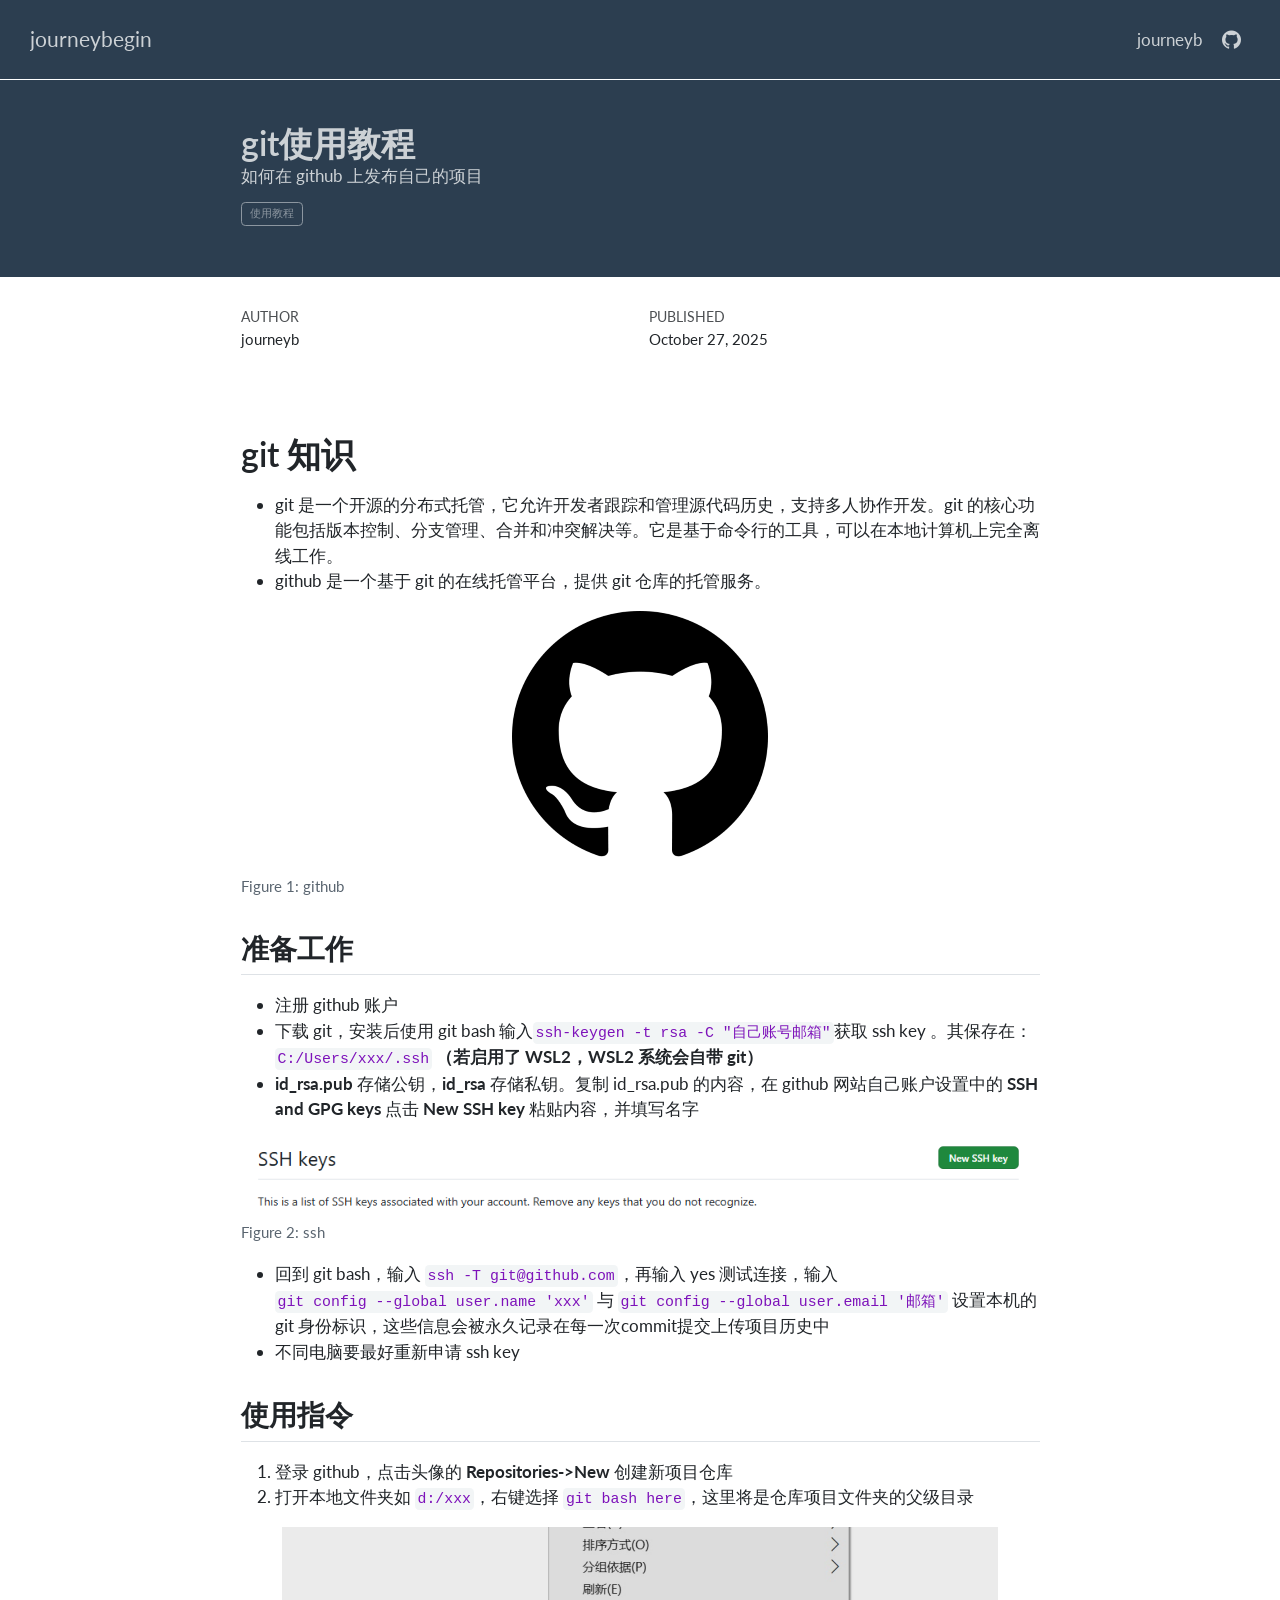
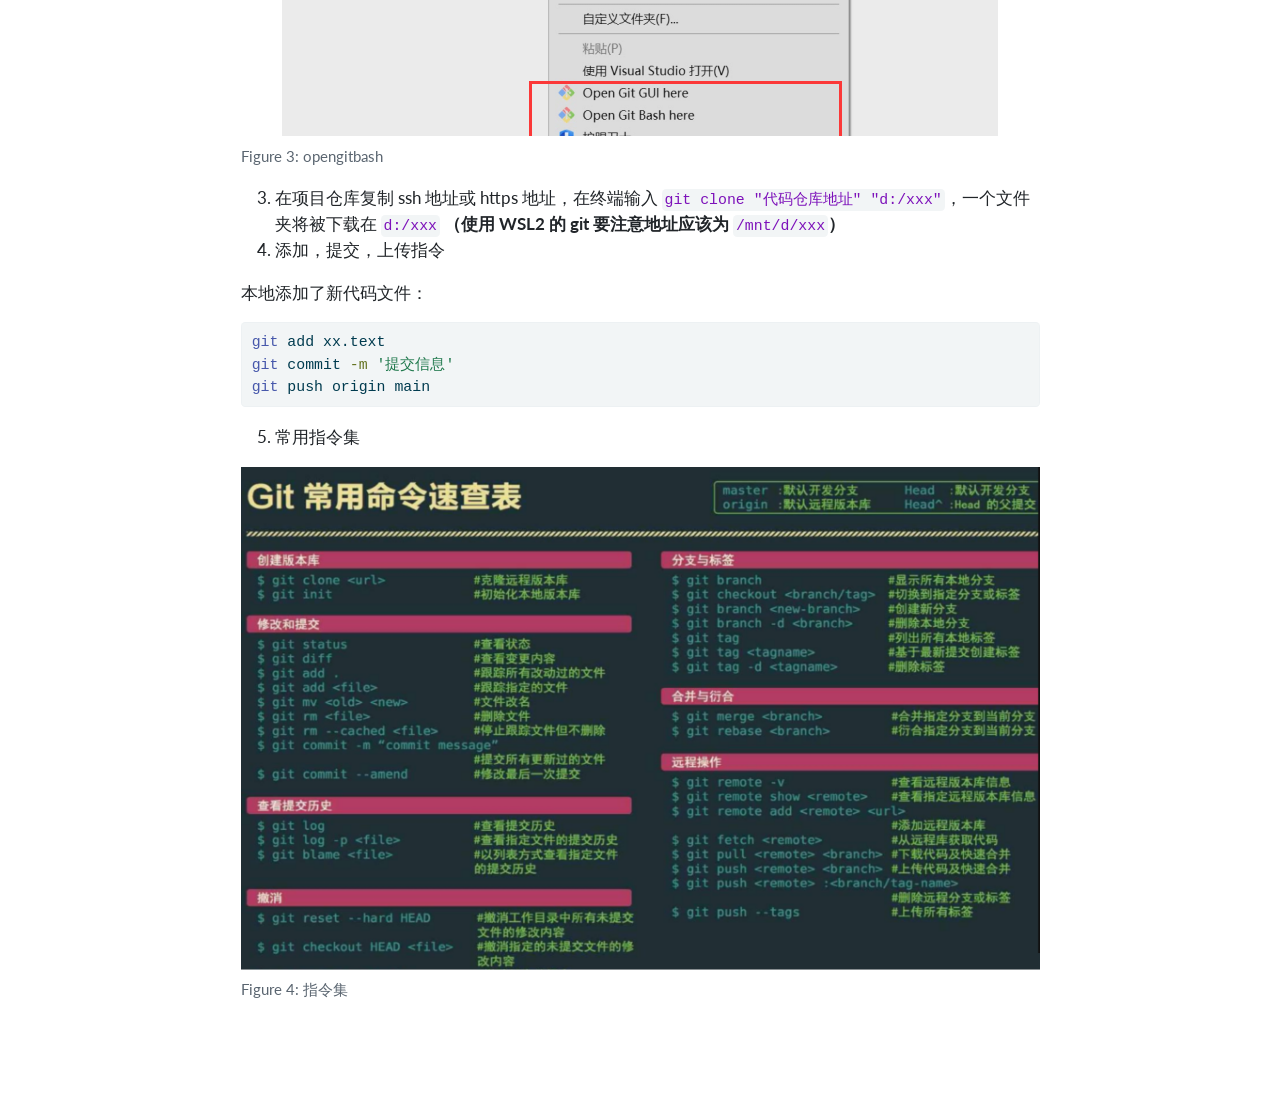
<file: posts/github/github.html>
<!DOCTYPE html>
<html xmlns="http://www.w3.org/1999/xhtml" lang="en" xml:lang="en"><head>

<meta charset="utf-8">
<meta name="generator" content="quarto-1.10.19">

<meta name="viewport" content="width=device-width, initial-scale=1.0, user-scalable=yes">

<meta name="author" content="journeyb">
<meta name="dcterms.date" content="2025-10-27">
<meta name="description" content="如何在 github 上发布自己的项目">

<title>git使用教程 – journeybegin</title>
<style>
/* Default styles provided by pandoc.
** See https://pandoc.org/MANUAL.html#variables-for-html for config info.
*/
span.smallcaps{font-variant: small-caps;}
div.columns{display: flex; gap: 1.5em;}
div.column{flex: auto;}
@media screen {
div.columns{gap: min(4vw, 1.5em);}
div.column{overflow-x: auto;}
}
div.hanging-indent{margin-left: 1.5em; text-indent: -1.5em;}
ul.task-list{list-style: none;}
ul.task-list li input[type="checkbox"] {
  width: 0.8em;
  margin: 0 0.8em 0.2em -1em; /* quarto-specific, see https://github.com/quarto-dev/quarto-cli/issues/4556 */ 
  vertical-align: middle;
}
/* CSS for syntax highlighting */
html { -webkit-text-size-adjust: 100%; }
pre > code.sourceCode { white-space: pre; position: relative; }
pre > code.sourceCode > span { display: inline-block; line-height: 1.25; }
pre > code.sourceCode > span:empty { height: 1.2em; }
.sourceCode { overflow: visible; }
code.sourceCode > span { color: inherit; text-decoration: inherit; }
div.sourceCode { margin: 1em 0; }
pre.sourceCode { margin: 0; }
@media screen {
div.sourceCode { overflow: auto; }
}
@media print {
pre > code.sourceCode { white-space: pre-wrap; }
pre > code.sourceCode > span { text-indent: -5em; padding-left: 5em; }
}
pre.numberSource code
  { counter-reset: source-line 0; }
pre.numberSource code > span
  { position: relative; left: -4em; counter-increment: source-line; }
pre.numberSource code > span > a:first-child::before
  { content: counter(source-line);
    position: relative; left: -1em; text-align: right; vertical-align: baseline;
    border: none; display: inline-block;
    -webkit-touch-callout: none; -webkit-user-select: none;
    -khtml-user-select: none; -moz-user-select: none;
    -ms-user-select: none; user-select: none;
    padding: 0 4px; width: 4em;
  }
pre.numberSource { margin-left: 3em;  padding-left: 4px; }
div.sourceCode
  {   }
@media screen {
pre > code.sourceCode > span > a:first-child::before { text-decoration: underline; }
}
</style>


<script src="../../site_libs/quarto-nav/quarto-nav.js"></script>
<script src="../../site_libs/quarto-nav/headroom.min.js"></script>
<script src="../../site_libs/clipboard/clipboard.min.js"></script>
<script src="../../site_libs/quarto-search/autocomplete.umd.js"></script>
<script src="../../site_libs/quarto-search/fuse.min.js"></script>
<script src="../../site_libs/quarto-search/quarto-search.js"></script>
<meta name="quarto:offset" content="../../">
<script src="../../site_libs/quarto-html/quarto.js" type="module"></script>
<script src="../../site_libs/quarto-html/tabsets/tabsets.js" type="module"></script>
<script src="../../site_libs/quarto-html/popper.min.js"></script>
<script src="../../site_libs/quarto-html/tippy.umd.min.js"></script>
<script src="../../site_libs/quarto-html/anchor.min.js"></script>
<link href="../../site_libs/quarto-html/tippy.css" rel="stylesheet">
<link href="../../site_libs/quarto-html/quarto-syntax-highlighting-bf27225e3a48a9273f3daa8f8e829971.css" rel="stylesheet" id="quarto-text-highlighting-styles">
<script src="../../site_libs/bootstrap/bootstrap.min.js"></script>
<link href="../../site_libs/bootstrap/bootstrap-icons.css" rel="stylesheet">
<link href="../../site_libs/bootstrap/bootstrap-92404dd89b1444827012a9e3a58cda88.min.css" rel="stylesheet" append-hash="true" id="quarto-bootstrap" data-mode="light">
<script id="quarto-search-options" type="application/json">{
  "location": "navbar",
  "copy-button": false,
  "collapse-after": 3,
  "panel-placement": "end",
  "type": "overlay",
  "limit": 50,
  "keyboard-shortcut": [
    "f",
    "/",
    "s"
  ],
  "show-item-context": false,
  "language": {
    "search-no-results-text": "No results",
    "search-matching-documents-text": "matching documents",
    "search-copy-link-title": "Copy link to search",
    "search-hide-matches-text": "Hide additional matches",
    "search-more-match-text": "more match in this document",
    "search-more-matches-text": "more matches in this document",
    "search-clear-button-title": "Clear",
    "search-text-placeholder": "",
    "search-detached-cancel-button-title": "Cancel",
    "search-submit-button-title": "Submit",
    "search-label": "Search"
  }
}</script>


<link rel="stylesheet" href="../../styles.css">
</head>

<body class="nav-fixed fullcontent quarto-light">

<div id="quarto-search-results"></div>
  <header id="quarto-header" class="headroom fixed-top quarto-banner">
    <nav class="navbar navbar-expand-lg " data-bs-theme="dark">
      <div class="navbar-container container-fluid">
      <div class="navbar-brand-container mx-auto">
    <a class="navbar-brand" href="../../index.html">
    <span class="navbar-title">journeybegin</span>
    </a>
  </div>
          <button class="navbar-toggler" type="button" data-bs-toggle="collapse" data-bs-target="#navbarCollapse" aria-controls="navbarCollapse" role="menu" aria-expanded="false" aria-label="Toggle navigation" onclick="if (window.quartoToggleHeadroom) { window.quartoToggleHeadroom(); }">
  <span class="navbar-toggler-icon"></span>
</button>
          <div class="collapse navbar-collapse" id="navbarCollapse">
            <ul class="navbar-nav navbar-nav-scroll ms-auto">
  <li class="nav-item">
    <a class="nav-link" href="../../about.html"> 
<span class="menu-text">journeyb</span></a>
  </li>  
  <li class="nav-item compact">
    <a class="nav-link" href="https://github.com/journeybegin"> <i class="bi bi-github" role="img">
</i> 
<span class="menu-text"></span></a>
  </li>  
</ul>
          </div> <!-- /navcollapse -->
            <div class="quarto-navbar-tools">
</div>
      </div> <!-- /container-fluid -->
    </nav>
</header>
<!-- content -->
<header id="title-block-header" class="quarto-title-block default page-columns page-full">
  <div class="quarto-title-banner page-columns page-full">
    <div class="quarto-title column-body">
      <h1 class="title">git使用教程</h1>
                  <div>
        <div class="description">
          如何在 github 上发布自己的项目
        </div>
      </div>
                          <div class="quarto-categories">
                <div class="quarto-category">使用教程</div>
              </div>
                  </div>
  </div>
    
  
  <div class="quarto-title-meta">

      <div>
      <div class="quarto-title-meta-heading">Author</div>
      <div class="quarto-title-meta-contents">
               <p>journeyb </p>
            </div>
    </div>
      
      <div>
      <div class="quarto-title-meta-heading">Published</div>
      <div class="quarto-title-meta-contents">
        <p class="date">October 27, 2025</p>
      </div>
    </div>
    
      
    </div>
    
  
  </header><div id="quarto-content" class="quarto-container page-columns page-rows-contents page-layout-article page-navbar">
<!-- sidebar -->
<!-- margin-sidebar -->
    
<!-- main -->
<main class="content quarto-banner-title-block" id="quarto-document-content">





<section id="git-知识" class="level1">
<h1>git 知识</h1>
<ul>
<li>git 是一个开源的分布式托管，它允许开发者跟踪和管理源代码历史，支持多人协作开发。git 的核心功能包括版本控制、分支管理、合并和冲突解决等。它是基于命令行的工具，可以在本地计算机上完全离线工作。<br></li>
<li>github 是一个基于 git 的在线托管平台，提供 git 仓库的托管服务。</li>
</ul>
<div id="fig-github" class="quarto-float quarto-figure quarto-figure-center anchored">
<figure class="quarto-float quarto-float-fig figure">
<div aria-describedby="fig-github-caption-0ceaefa1-69ba-4598-a22c-09a6ac19f8ca">
<img src="images/github.png" class="img-fluid figure-img">
</div>
<figcaption class="quarto-float-caption-bottom quarto-float-caption quarto-float-fig" id="fig-github-caption-0ceaefa1-69ba-4598-a22c-09a6ac19f8ca">
Figure&nbsp;1: github
</figcaption>
</figure>
</div>
<section id="准备工作" class="level2">
<h2 class="anchored" data-anchor-id="准备工作">准备工作</h2>
<ul>
<li>注册 github 账户<br></li>
<li>下载 git，安装后使用 git bash 输入<code>ssh-keygen -t rsa -C "自己账号邮箱"</code>获取 ssh key 。其保存在：<code>C:/Users/xxx/.ssh</code> <strong>（若启用了 WSL2，WSL2 系统会自带 git）</strong><br></li>
<li><strong>id_rsa.pub</strong> 存储公钥，<strong>id_rsa</strong> 存储私钥。复制 id_rsa.pub 的内容，在 github 网站自己账户设置中的 <strong>SSH and GPG keys</strong> 点击 <strong>New SSH key</strong> 粘贴内容，并填写名字</li>
</ul>
<div id="fig-ssh" class="quarto-float quarto-figure quarto-figure-center anchored">
<figure class="quarto-float quarto-float-fig figure">
<div aria-describedby="fig-ssh-caption-0ceaefa1-69ba-4598-a22c-09a6ac19f8ca">
<img src="images/git_ssh.png" class="img-fluid figure-img">
</div>
<figcaption class="quarto-float-caption-bottom quarto-float-caption quarto-float-fig" id="fig-ssh-caption-0ceaefa1-69ba-4598-a22c-09a6ac19f8ca">
Figure&nbsp;2: ssh
</figcaption>
</figure>
</div>
<ul>
<li>回到 git bash，输入 <code>ssh -T git@github.com</code>，再输入 yes 测试连接，输入 <code>git config --global user.name 'xxx'</code> 与 <code>git config --global user.email '邮箱'</code> 设置本机的 git 身份标识，这些信息会被永久记录在每一次commit提交上传项目历史中<br></li>
<li>不同电脑要最好重新申请 ssh key</li>
</ul>
</section>
<section id="使用指令" class="level2">
<h2 class="anchored" data-anchor-id="使用指令">使用指令</h2>
<ol type="1">
<li>登录 github，点击头像的 <strong>Repositories-&gt;New</strong> 创建新项目仓库<br></li>
<li>打开本地文件夹如 <code>d:/xxx</code>，右键选择 <code>git bash here</code>，这里将是仓库项目文件夹的父级目录</li>
</ol>
<div id="fig-gitbash" class="quarto-float quarto-figure quarto-figure-center anchored">
<figure class="quarto-float quarto-float-fig figure">
<div aria-describedby="fig-gitbash-caption-0ceaefa1-69ba-4598-a22c-09a6ac19f8ca">
<img src="images/gitbashhere.png" class="img-fluid figure-img">
</div>
<figcaption class="quarto-float-caption-bottom quarto-float-caption quarto-float-fig" id="fig-gitbash-caption-0ceaefa1-69ba-4598-a22c-09a6ac19f8ca">
Figure&nbsp;3: opengitbash
</figcaption>
</figure>
</div>
<ol start="3" type="1">
<li>在项目仓库复制 ssh 地址或 https 地址，在终端输入 <code>git clone "代码仓库地址" "d:/xxx"</code>，一个文件夹将被下载在 <code>d:/xxx</code> <strong>（使用 WSL2 的 git 要注意地址应该为 <code>/mnt/d/xxx</code>）</strong><br></li>
<li>添加，提交，上传指令</li>
</ol>
<p>本地添加了新代码文件：</p>
<div class="code-copy-outer-scaffold"><div class="sourceCode" id="cb1"><pre class="sourceCode bash code-with-copy"><code class="sourceCode bash"><span id="cb1-1"><a href="#cb1-1" aria-hidden="true" tabindex="-1"></a><span class="fu">git</span> add xx.text</span>
<span id="cb1-2"><a href="#cb1-2" aria-hidden="true" tabindex="-1"></a><span class="fu">git</span> commit <span class="at">-m</span> <span class="st">'提交信息'</span></span>
<span id="cb1-3"><a href="#cb1-3" aria-hidden="true" tabindex="-1"></a><span class="fu">git</span> push origin main</span></code></pre></div><button title="Copy to Clipboard" class="code-copy-button"><i class="bi"></i></button></div>
<ol start="5" type="1">
<li>常用指令集</li>
</ol>
<div id="fig-command" class="quarto-float quarto-figure quarto-figure-center anchored">
<figure class="quarto-float quarto-float-fig figure">
<div aria-describedby="fig-command-caption-0ceaefa1-69ba-4598-a22c-09a6ac19f8ca">
<img src="images/instantset.png" class="img-fluid figure-img">
</div>
<figcaption class="quarto-float-caption-bottom quarto-float-caption quarto-float-fig" id="fig-command-caption-0ceaefa1-69ba-4598-a22c-09a6ac19f8ca">
Figure&nbsp;4: 指令集
</figcaption>
</figure>
</div>


</section>
</section>

</main> <!-- /main -->
<script id="quarto-html-after-body" type="application/javascript">
  window.document.addEventListener("DOMContentLoaded", function (event) {
    const icon = "";
    const anchorJS = new window.AnchorJS();
    anchorJS.options = {
      placement: 'right',
      icon: icon
    };
    anchorJS.add('.anchored');
    const isCodeAnnotation = (el) => {
      for (const clz of el.classList) {
        if (clz.startsWith('code-annotation-')) {                     
          return true;
        }
      }
      return false;
    }
    const onCopySuccess = function(e) {
      // button target
      const button = e.trigger;
      // don't keep focus
      button.blur();
      // flash "checked"
      button.classList.add('code-copy-button-checked');
      var currentTitle = button.getAttribute("title");
      button.setAttribute("title", "Copied!");
      let tooltip;
      if (window.bootstrap) {
        button.setAttribute("data-bs-toggle", "tooltip");
        button.setAttribute("data-bs-placement", "left");
        button.setAttribute("data-bs-title", "Copied!");
        tooltip = new bootstrap.Tooltip(button, 
          { trigger: "manual", 
            customClass: "code-copy-button-tooltip",
            offset: [0, -8]});
        tooltip.show();    
      }
      setTimeout(function() {
        if (tooltip) {
          tooltip.hide();
          button.removeAttribute("data-bs-title");
          button.removeAttribute("data-bs-toggle");
          button.removeAttribute("data-bs-placement");
        }
        button.setAttribute("title", currentTitle);
        button.classList.remove('code-copy-button-checked');
      }, 1000);
      // clear code selection
      e.clearSelection();
    }
    const getTextToCopy = function(trigger) {
      const outerScaffold = trigger.parentElement.cloneNode(true);
      const codeEl = outerScaffold.querySelector('code');
      for (const childEl of codeEl.children) {
        if (isCodeAnnotation(childEl)) {
          childEl.remove();
        }
      }
      return codeEl.innerText;
    }
    const clipboard = new window.ClipboardJS('.code-copy-button:not([data-in-quarto-modal])', {
      text: getTextToCopy
    });
    clipboard.on('success', onCopySuccess);
    if (window.document.getElementById('quarto-embedded-source-code-modal')) {
      const clipboardModal = new window.ClipboardJS('.code-copy-button[data-in-quarto-modal]', {
        text: getTextToCopy,
        container: window.document.getElementById('quarto-embedded-source-code-modal')
      });
      clipboardModal.on('success', onCopySuccess);
    }
      var localhostRegex = new RegExp(/^(?:http|https):\/\/localhost\:?[0-9]*\//);
      var mailtoRegex = new RegExp(/^mailto:/);
        var filterRegex = new RegExp("https:\/\/journeybegin\.github\.io");
      var isInternal = (href) => {
          return filterRegex.test(href) || localhostRegex.test(href) || mailtoRegex.test(href);
      }
      // Inspect non-navigation links and adorn them if external
     var links = window.document.querySelectorAll('a[href]:not(.nav-link):not(.navbar-brand):not(.toc-action):not(.sidebar-link):not(.sidebar-item-toggle):not(.pagination-link):not(.no-external):not([aria-hidden]):not(.dropdown-item):not(.quarto-navigation-tool):not(.about-link)');
      for (var i=0; i<links.length; i++) {
        const link = links[i];
        if (!isInternal(link.href)) {
          // undo the damage that might have been done by quarto-nav.js in the case of
          // links that we want to consider external
          if (link.dataset.originalHref !== undefined) {
            link.href = link.dataset.originalHref;
          }
        }
      }
    function tippyHover(el, contentFn, onTriggerFn, onUntriggerFn) {
      const config = {
        allowHTML: true,
        maxWidth: 500,
        delay: 100,
        arrow: false,
        appendTo: function(el) {
            return el.parentElement;
        },
        interactive: true,
        interactiveBorder: 10,
        theme: 'quarto',
        placement: 'bottom-start',
      };
      if (contentFn) {
        config.content = contentFn;
      }
      if (onTriggerFn) {
        config.onTrigger = onTriggerFn;
      }
      if (onUntriggerFn) {
        config.onUntrigger = onUntriggerFn;
      }
      window.tippy(el, config); 
    }
    const noterefs = window.document.querySelectorAll('a[role="doc-noteref"]');
    for (var i=0; i<noterefs.length; i++) {
      const ref = noterefs[i];
      tippyHover(ref, function() {
        // use id or data attribute instead here
        let href = ref.getAttribute('data-footnote-href') || ref.getAttribute('href');
        try { href = new URL(href).hash; } catch {}
        const id = href.replace(/^#\/?/, "");
        const note = window.document.getElementById(id);
        if (note) {
          return note.innerHTML;
        } else {
          return "";
        }
      });
    }
    const xrefs = window.document.querySelectorAll('a.quarto-xref');
    const processXRef = (id, note) => {
      // Strip column container classes
      const stripColumnClz = (el) => {
        el.classList.remove("page-full", "page-columns");
        if (el.children) {
          for (const child of el.children) {
            stripColumnClz(child);
          }
        }
      }
      stripColumnClz(note)
      if (id === null || id.startsWith('sec-')) {
        // Special case sections, only their first couple elements
        const container = document.createElement("div");
        if (note.children && note.children.length > 2) {
          container.appendChild(note.children[0].cloneNode(true));
          for (let i = 1; i < note.children.length; i++) {
            const child = note.children[i];
            if (child.tagName === "P" && child.innerText === "") {
              continue;
            } else {
              container.appendChild(child.cloneNode(true));
              break;
            }
          }
          if (window.Quarto?.typesetMath) {
            window.Quarto.typesetMath(container);
          }
          return container.innerHTML
        } else {
          if (window.Quarto?.typesetMath) {
            window.Quarto.typesetMath(note);
          }
          return note.innerHTML;
        }
      } else {
        // Remove any anchor links if they are present
        const anchorLink = note.querySelector('a.anchorjs-link');
        if (anchorLink) {
          anchorLink.remove();
        }
        if (window.Quarto?.typesetMath) {
          window.Quarto.typesetMath(note);
        }
        if (note.classList.contains("callout")) {
          return note.outerHTML;
        } else {
          return note.innerHTML;
        }
      }
    }
    for (var i=0; i<xrefs.length; i++) {
      const xref = xrefs[i];
      tippyHover(xref, undefined, function(instance) {
        instance.disable();
        let url = xref.getAttribute('href');
        let hash = undefined; 
        if (url.startsWith('#')) {
          hash = url;
        } else {
          try { hash = new URL(url).hash; } catch {}
        }
        if (hash) {
          const id = hash.replace(/^#\/?/, "");
          const note = window.document.getElementById(id);
          if (note !== null) {
            try {
              const html = processXRef(id, note.cloneNode(true));
              instance.setContent(html);
            } finally {
              instance.enable();
              instance.show();
            }
          } else {
            // See if we can fetch this
            fetch(url.split('#')[0])
            .then(res => res.text())
            .then(html => {
              const parser = new DOMParser();
              const htmlDoc = parser.parseFromString(html, "text/html");
              const note = htmlDoc.getElementById(id);
              if (note !== null) {
                const html = processXRef(id, note);
                instance.setContent(html);
              } 
            }).finally(() => {
              instance.enable();
              instance.show();
            });
          }
        } else {
          // See if we can fetch a full url (with no hash to target)
          // This is a special case and we should probably do some content thinning / targeting
          fetch(url)
          .then(res => res.text())
          .then(html => {
            const parser = new DOMParser();
            const htmlDoc = parser.parseFromString(html, "text/html");
            const note = htmlDoc.querySelector('main.content');
            if (note !== null) {
              // This should only happen for chapter cross references
              // (since there is no id in the URL)
              // remove the first header
              if (note.children.length > 0 && note.children[0].tagName === "HEADER") {
                note.children[0].remove();
              }
              const html = processXRef(null, note);
              instance.setContent(html);
            } 
          }).finally(() => {
            instance.enable();
            instance.show();
          });
        }
      }, function(instance) {
      });
    }
        let selectedAnnoteEl;
        const selectorForAnnotation = ( cell, annotation) => {
          let cellAttr = 'data-code-cell="' + cell + '"';
          let lineAttr = 'data-code-annotation="' +  annotation + '"';
          const selector = 'span[' + cellAttr + '][' + lineAttr + ']';
          return selector;
        }
        const selectCodeLines = (annoteEl) => {
          const doc = window.document;
          const targetCell = annoteEl.getAttribute("data-target-cell");
          const targetAnnotation = annoteEl.getAttribute("data-target-annotation");
          const annoteSpan = window.document.querySelector(selectorForAnnotation(targetCell, targetAnnotation));
          const lines = annoteSpan.getAttribute("data-code-lines").split(",");
          const lineIds = lines.map((line) => {
            return targetCell + "-" + line;
          })
          let top = null;
          let height = null;
          let parent = null;
          if (lineIds.length > 0) {
              //compute the position of the single el (top and bottom and make a div)
              const el = window.document.getElementById(lineIds[0]);
              top = el.offsetTop;
              height = el.offsetHeight;
              parent = el.parentElement.parentElement;
            if (lineIds.length > 1) {
              const lastEl = window.document.getElementById(lineIds[lineIds.length - 1]);
              const bottom = lastEl.offsetTop + lastEl.offsetHeight;
              height = bottom - top;
            }
            if (top !== null && height !== null && parent !== null) {
              // cook up a div (if necessary) and position it 
              let div = window.document.getElementById("code-annotation-line-highlight");
              if (div === null) {
                div = window.document.createElement("div");
                div.setAttribute("id", "code-annotation-line-highlight");
                div.style.position = 'absolute';
                parent.appendChild(div);
              }
              div.style.top = top - 2 + "px";
              div.style.height = height + 4 + "px";
              div.style.left = 0;
              let gutterDiv = window.document.getElementById("code-annotation-line-highlight-gutter");
              if (gutterDiv === null) {
                gutterDiv = window.document.createElement("div");
                gutterDiv.setAttribute("id", "code-annotation-line-highlight-gutter");
                gutterDiv.style.position = 'absolute';
                const codeCell = window.document.getElementById(targetCell);
                const gutter = codeCell.querySelector('.code-annotation-gutter');
                gutter.appendChild(gutterDiv);
              }
              gutterDiv.style.top = top - 2 + "px";
              gutterDiv.style.height = height + 4 + "px";
            }
            selectedAnnoteEl = annoteEl;
          }
        };
        const unselectCodeLines = () => {
          const elementsIds = ["code-annotation-line-highlight", "code-annotation-line-highlight-gutter"];
          elementsIds.forEach((elId) => {
            const div = window.document.getElementById(elId);
            if (div) {
              div.remove();
            }
          });
          selectedAnnoteEl = undefined;
        };
          // Handle positioning of the toggle
      window.addEventListener(
        "resize",
        throttle(() => {
          elRect = undefined;
          if (selectedAnnoteEl) {
            selectCodeLines(selectedAnnoteEl);
          }
        }, 10)
      );
      function throttle(fn, ms) {
      let throttle = false;
      let timer;
        return (...args) => {
          if(!throttle) { // first call gets through
              fn.apply(this, args);
              throttle = true;
          } else { // all the others get throttled
              if(timer) clearTimeout(timer); // cancel #2
              timer = setTimeout(() => {
                fn.apply(this, args);
                timer = throttle = false;
              }, ms);
          }
        };
      }
        // Attach click handler to the DT
        const annoteDls = window.document.querySelectorAll('dt[data-target-cell]');
        for (const annoteDlNode of annoteDls) {
          annoteDlNode.addEventListener('click', (event) => {
            const clickedEl = event.target;
            if (clickedEl !== selectedAnnoteEl) {
              unselectCodeLines();
              const activeEl = window.document.querySelector('dt[data-target-cell].code-annotation-active');
              if (activeEl) {
                activeEl.classList.remove('code-annotation-active');
              }
              selectCodeLines(clickedEl);
              clickedEl.classList.add('code-annotation-active');
            } else {
              // Unselect the line
              unselectCodeLines();
              clickedEl.classList.remove('code-annotation-active');
            }
          });
        }
    const findCites = (el) => {
      const parentEl = el.parentElement;
      if (parentEl) {
        const cites = parentEl.dataset.cites;
        if (cites) {
          return {
            el,
            cites: cites.split(' ')
          };
        } else {
          return findCites(el.parentElement)
        }
      } else {
        return undefined;
      }
    };
    var bibliorefs = window.document.querySelectorAll('a[role="doc-biblioref"]');
    for (var i=0; i<bibliorefs.length; i++) {
      const ref = bibliorefs[i];
      const citeInfo = findCites(ref);
      if (citeInfo) {
        tippyHover(citeInfo.el, function() {
          var popup = window.document.createElement('div');
          citeInfo.cites.forEach(function(cite) {
            var citeDiv = window.document.createElement('div');
            citeDiv.classList.add('hanging-indent');
            citeDiv.classList.add('csl-entry');
            var biblioDiv = window.document.getElementById('ref-' + cite);
            if (biblioDiv) {
              citeDiv.innerHTML = biblioDiv.innerHTML;
            }
            popup.appendChild(citeDiv);
          });
          return popup.innerHTML;
        });
      }
    }
  });
  </script>
</div> <!-- /content -->




</body></html>
</file>
<file: site_libs/quarto-html/tippy.css>
.tippy-box[data-animation=fade][data-state=hidden]{opacity:0}[data-tippy-root]{max-width:calc(100vw - 10px)}.tippy-box{position:relative;background-color:#333;color:#fff;border-radius:4px;font-size:14px;line-height:1.4;white-space:normal;outline:0;transition-property:transform,visibility,opacity}.tippy-box[data-placement^=top]>.tippy-arrow{bottom:0}.tippy-box[data-placement^=top]>.tippy-arrow:before{bottom:-7px;left:0;border-width:8px 8px 0;border-top-color:initial;transform-origin:center top}.tippy-box[data-placement^=bottom]>.tippy-arrow{top:0}.tippy-box[data-placement^=bottom]>.tippy-arrow:before{top:-7px;left:0;border-width:0 8px 8px;border-bottom-color:initial;transform-origin:center bottom}.tippy-box[data-placement^=left]>.tippy-arrow{right:0}.tippy-box[data-placement^=left]>.tippy-arrow:before{border-width:8px 0 8px 8px;border-left-color:initial;right:-7px;transform-origin:center left}.tippy-box[data-placement^=right]>.tippy-arrow{left:0}.tippy-box[data-placement^=right]>.tippy-arrow:before{left:-7px;border-width:8px 8px 8px 0;border-right-color:initial;transform-origin:center right}.tippy-box[data-inertia][data-state=visible]{transition-timing-function:cubic-bezier(.54,1.5,.38,1.11)}.tippy-arrow{width:16px;height:16px;color:#333}.tippy-arrow:before{content:"";position:absolute;border-color:transparent;border-style:solid}.tippy-content{position:relative;padding:5px 9px;z-index:1}
</file>
<file: site_libs/quarto-html/quarto-syntax-highlighting-bf27225e3a48a9273f3daa8f8e829971.css>
/* quarto syntax highlight colors */
:root {
  --quarto-hl-ot-color: #003B4F;
  --quarto-hl-at-color: #657422;
  --quarto-hl-ss-color: #20794D;
  --quarto-hl-an-color: #5E5E5E;
  --quarto-hl-fu-color: #4758AB;
  --quarto-hl-st-color: #20794D;
  --quarto-hl-cf-color: #003B4F;
  --quarto-hl-op-color: #5E5E5E;
  --quarto-hl-er-color: #AD0000;
  --quarto-hl-bn-color: #AD0000;
  --quarto-hl-al-color: #AD0000;
  --quarto-hl-va-color: #111111;
  --quarto-hl-bu-color: inherit;
  --quarto-hl-ex-color: inherit;
  --quarto-hl-pp-color: #AD0000;
  --quarto-hl-in-color: #5E5E5E;
  --quarto-hl-vs-color: #20794D;
  --quarto-hl-wa-color: #5E5E5E;
  --quarto-hl-do-color: #5E5E5E;
  --quarto-hl-im-color: #00769E;
  --quarto-hl-ch-color: #20794D;
  --quarto-hl-dt-color: #AD0000;
  --quarto-hl-fl-color: #AD0000;
  --quarto-hl-co-color: #5E5E5E;
  --quarto-hl-cv-color: #5E5E5E;
  --quarto-hl-cn-color: #8f5902;
  --quarto-hl-sc-color: #5E5E5E;
  --quarto-hl-dv-color: #AD0000;
  --quarto-hl-kw-color: #003B4F;
}

/* other quarto variables */
:root {
  --quarto-font-monospace: SFMono-Regular, Menlo, Monaco, Consolas, "Liberation Mono", "Courier New", monospace;
}

/* syntax highlight based on Pandoc's rules */
pre > code.sourceCode > span {
  color: #003B4F;
}

code.sourceCode > span {
  color: #003B4F;
}

div.sourceCode,
div.sourceCode pre.sourceCode {
  color: #003B4F;
}

/* Normal */
code span {
  color: #003B4F;
}

/* Alert */
code span.al {
  color: #AD0000;
  font-style: inherit;
}

/* Annotation */
code span.an {
  color: #5E5E5E;
  font-style: inherit;
}

/* Attribute */
code span.at {
  color: #657422;
  font-style: inherit;
}

/* BaseN */
code span.bn {
  color: #AD0000;
  font-style: inherit;
}

/* BuiltIn */
code span.bu {
  font-style: inherit;
}

/* ControlFlow */
code span.cf {
  color: #003B4F;
  font-weight: bold;
  font-style: inherit;
}

/* Char */
code span.ch {
  color: #20794D;
  font-style: inherit;
}

/* Constant */
code span.cn {
  color: #8f5902;
  font-style: inherit;
}

/* Comment */
code span.co {
  color: #5E5E5E;
  font-style: inherit;
}

/* CommentVar */
code span.cv {
  color: #5E5E5E;
  font-style: italic;
}

/* Documentation */
code span.do {
  color: #5E5E5E;
  font-style: italic;
}

/* DataType */
code span.dt {
  color: #AD0000;
  font-style: inherit;
}

/* DecVal */
code span.dv {
  color: #AD0000;
  font-style: inherit;
}

/* Error */
code span.er {
  color: #AD0000;
  font-style: inherit;
}

/* Extension */
code span.ex {
  font-style: inherit;
}

/* Float */
code span.fl {
  color: #AD0000;
  font-style: inherit;
}

/* Function */
code span.fu {
  color: #4758AB;
  font-style: inherit;
}

/* Import */
code span.im {
  color: #00769E;
  font-style: inherit;
}

/* Information */
code span.in {
  color: #5E5E5E;
  font-style: inherit;
}

/* Keyword */
code span.kw {
  color: #003B4F;
  font-weight: bold;
  font-style: inherit;
}

/* Operator */
code span.op {
  color: #5E5E5E;
  font-style: inherit;
}

/* Other */
code span.ot {
  color: #003B4F;
  font-style: inherit;
}

/* Preprocessor */
code span.pp {
  color: #AD0000;
  font-style: inherit;
}

/* SpecialChar */
code span.sc {
  color: #5E5E5E;
  font-style: inherit;
}

/* SpecialString */
code span.ss {
  color: #20794D;
  font-style: inherit;
}

/* String */
code span.st {
  color: #20794D;
  font-style: inherit;
}

/* Variable */
code span.va {
  color: #111111;
  font-style: inherit;
}

/* VerbatimString */
code span.vs {
  color: #20794D;
  font-style: inherit;
}

/* Warning */
code span.wa {
  color: #5E5E5E;
  font-style: italic;
}

.prevent-inlining {
  content: "</";
}

/*# sourceMappingURL=8be38f48d34c45af72792cbd699585e7.css.map */
</file>
<file: styles.css>
/* css styles */

.navbar {
  margin-bottom: 2px;
}
</file>
